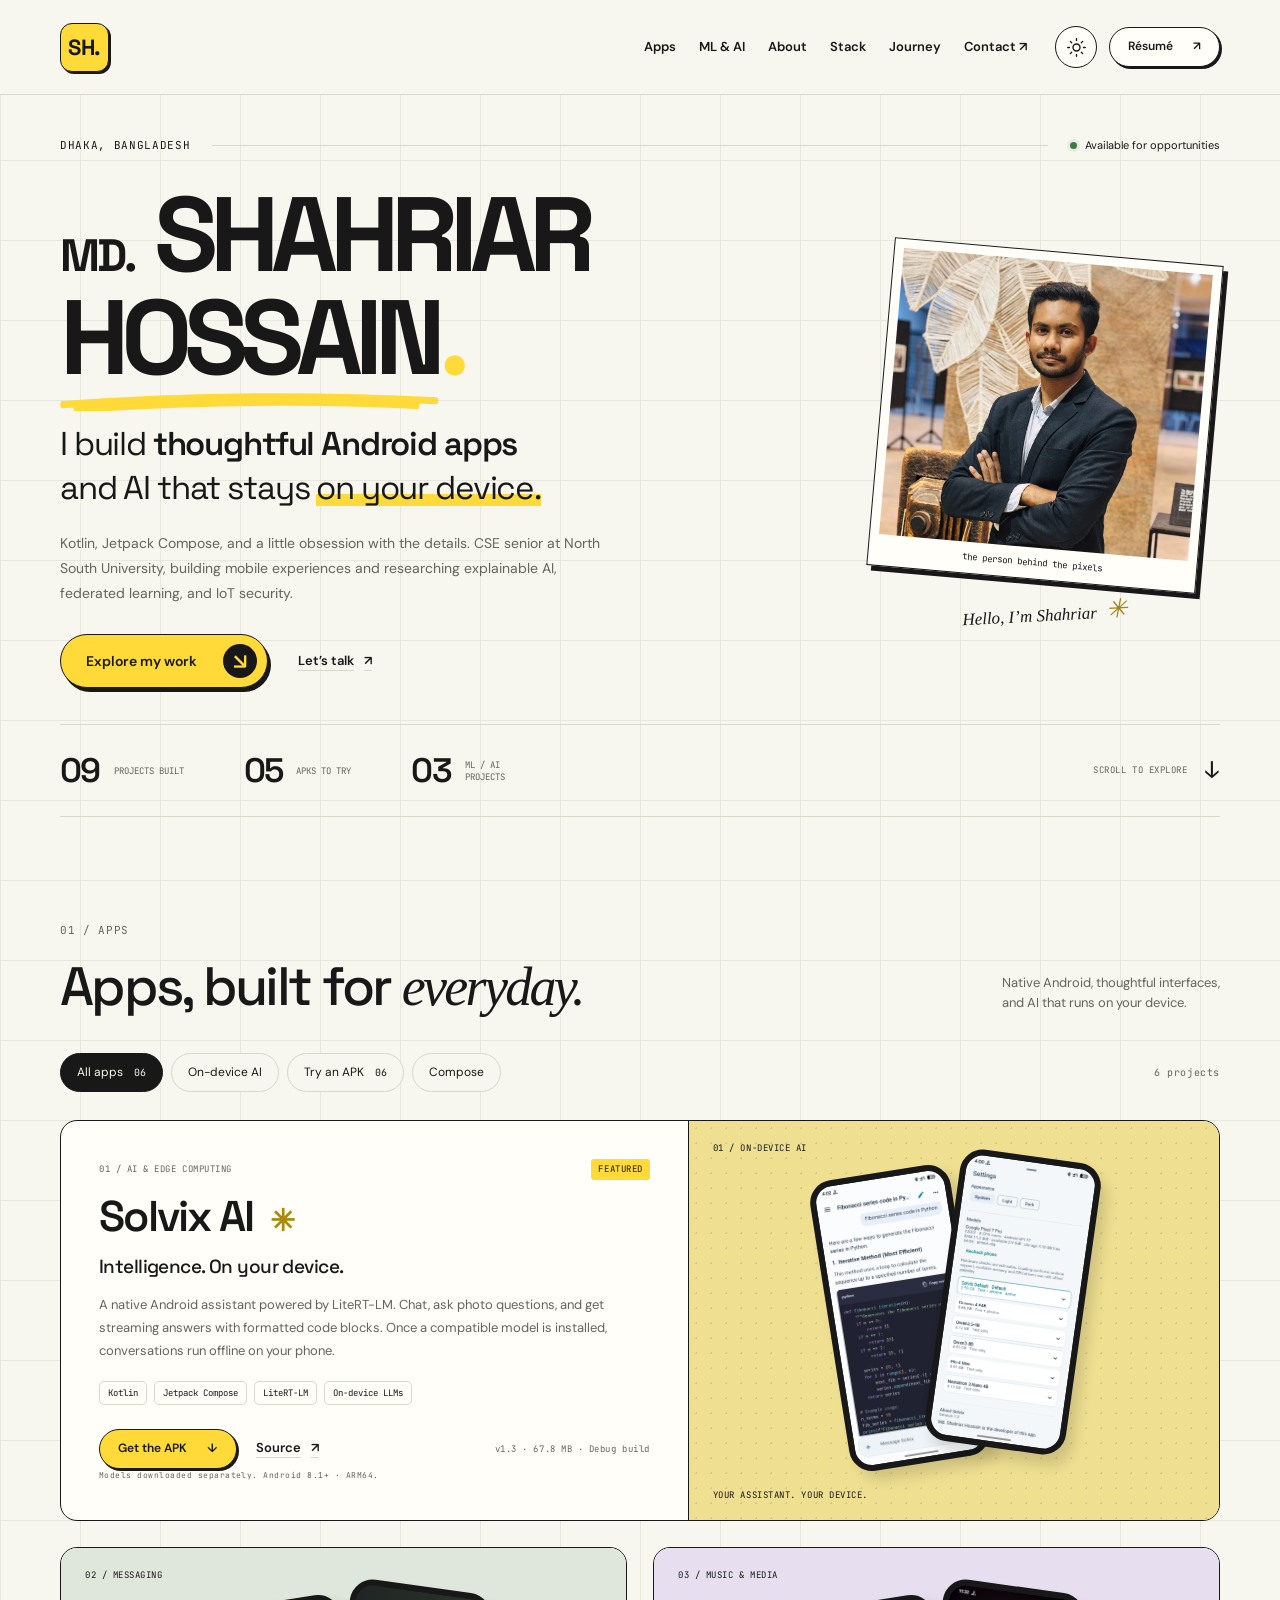
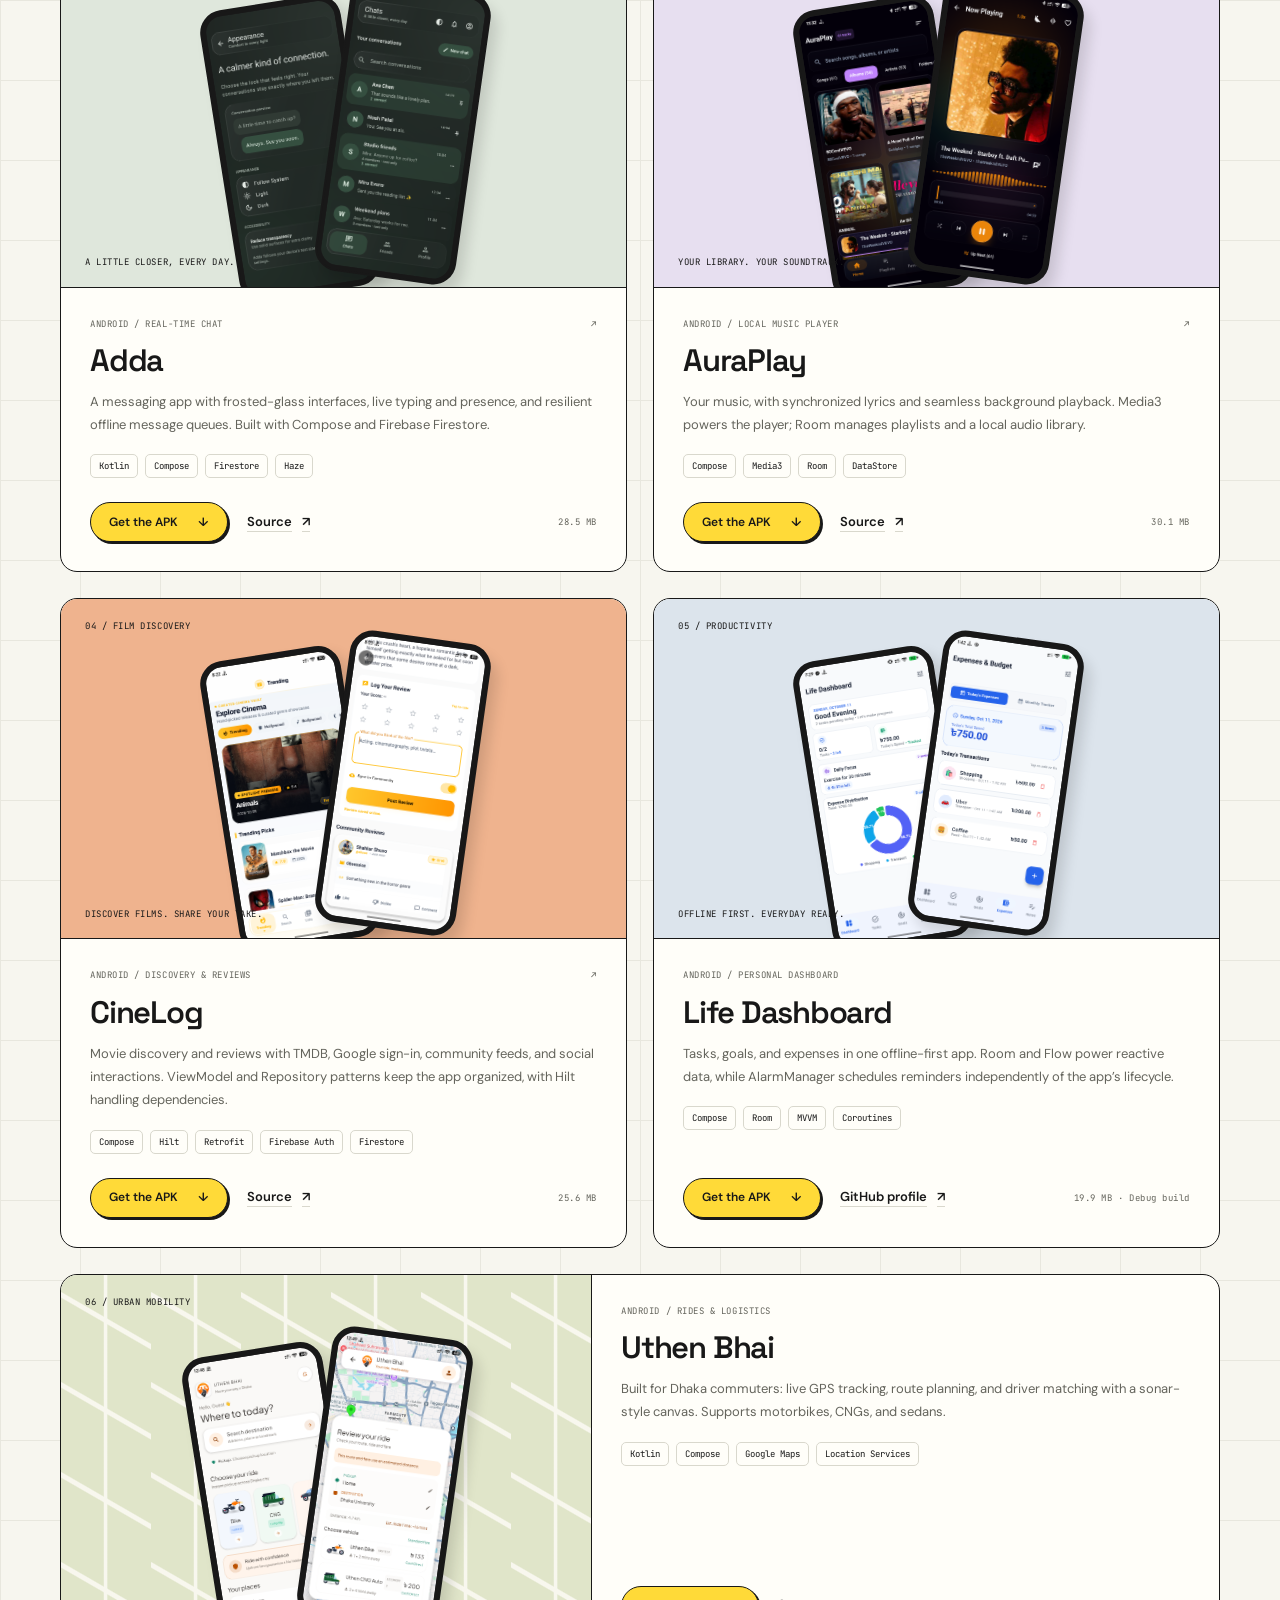
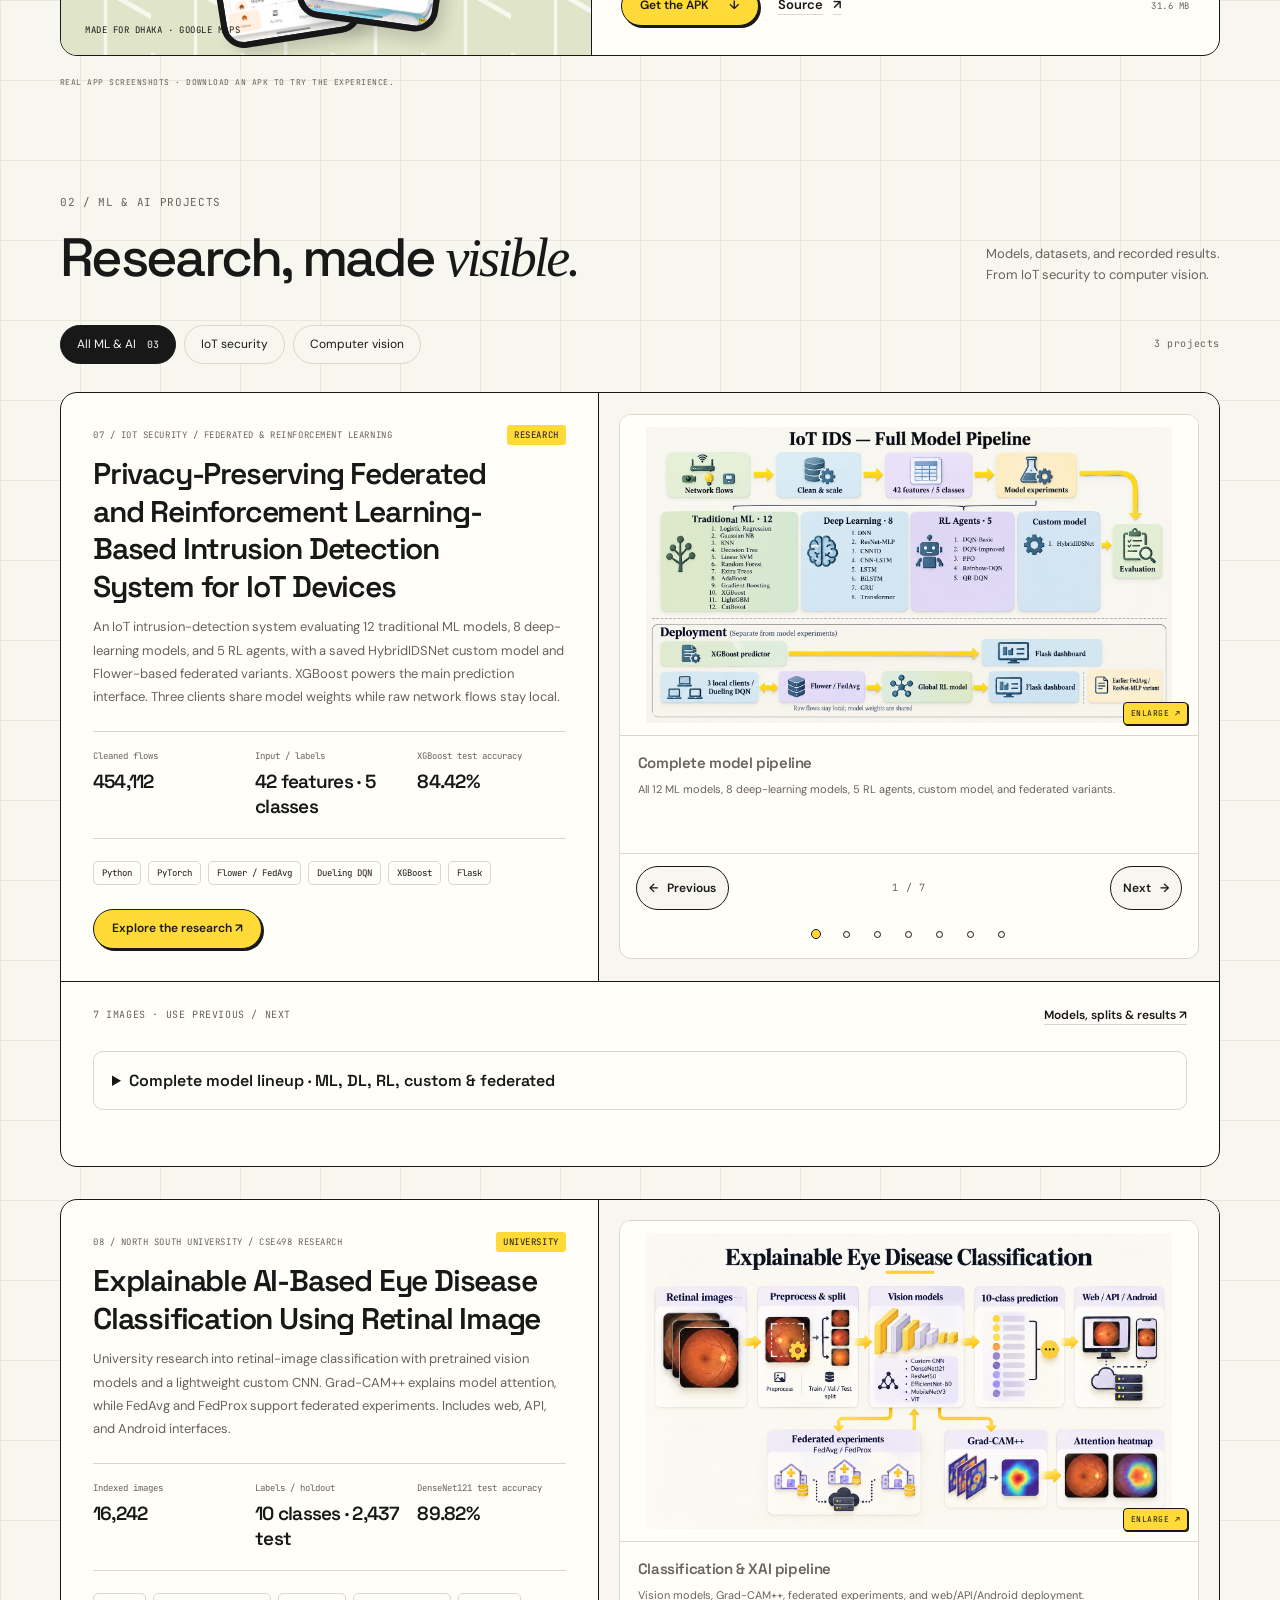
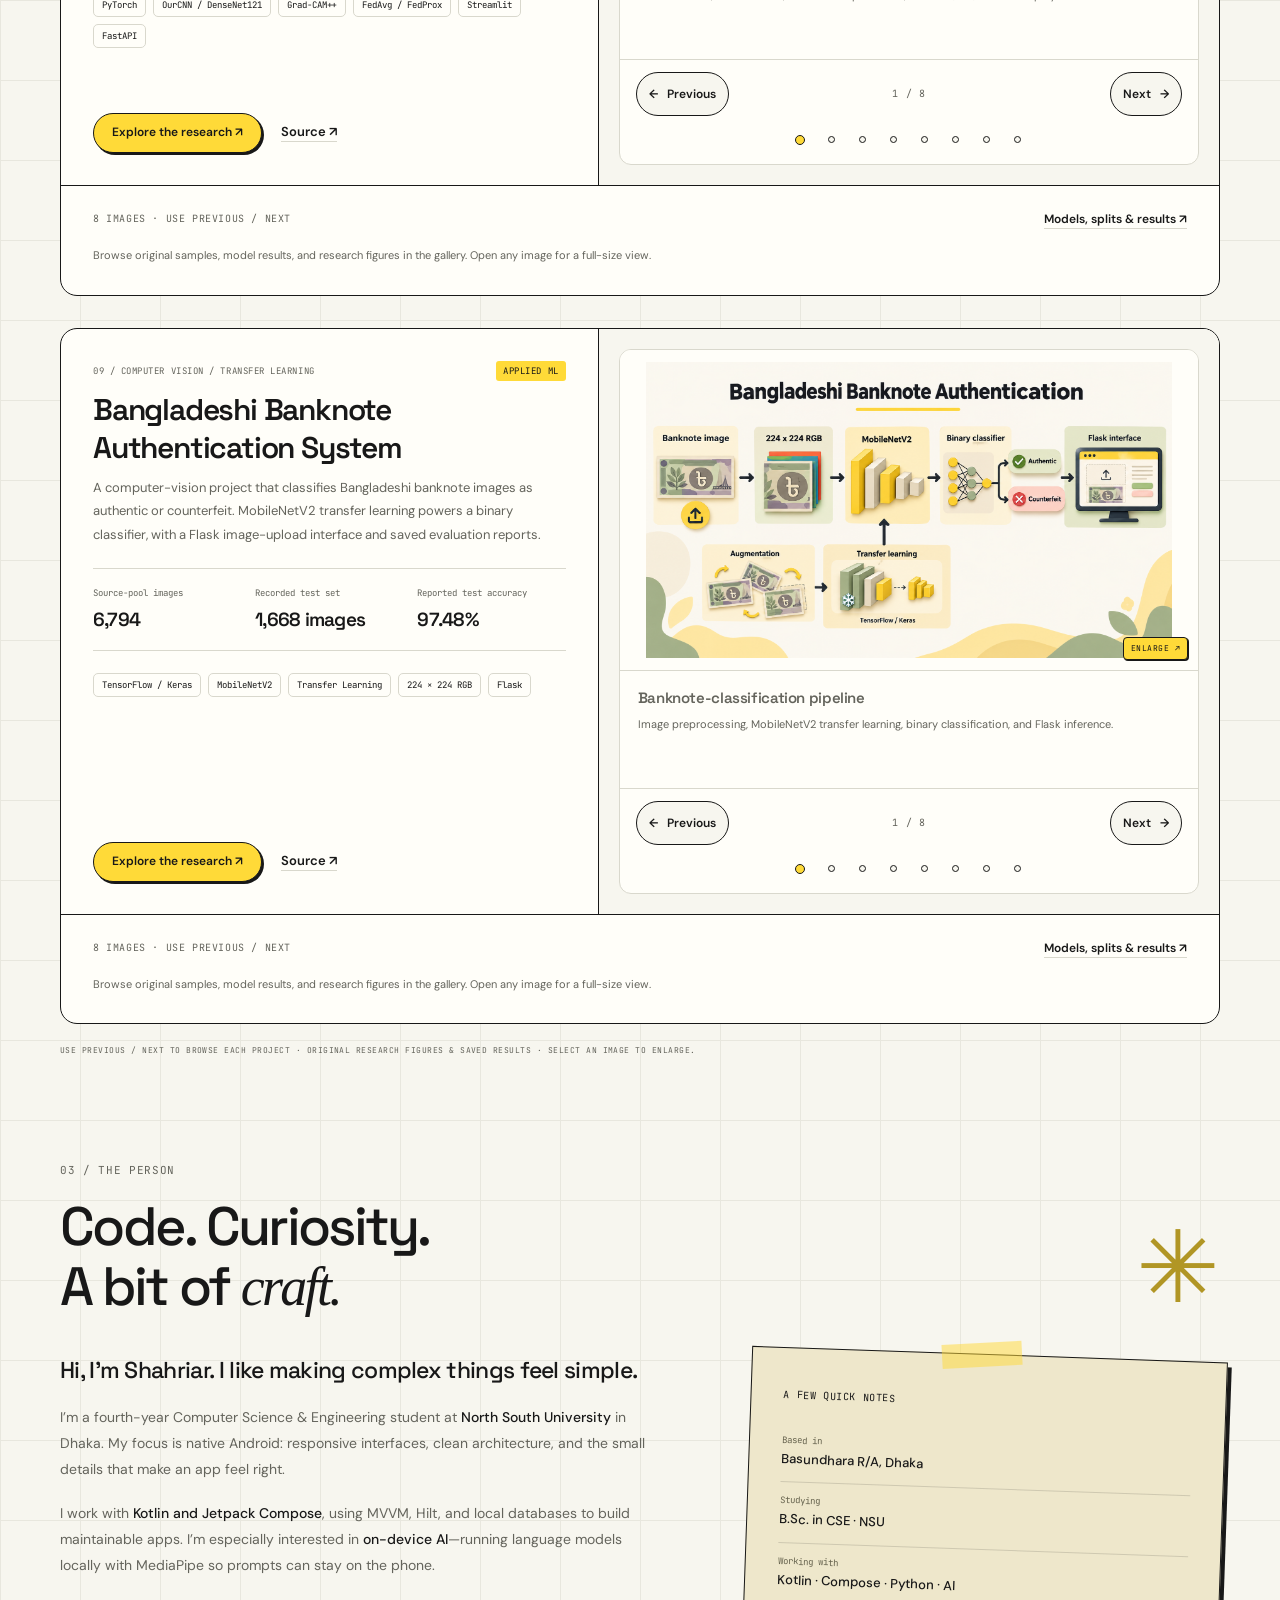
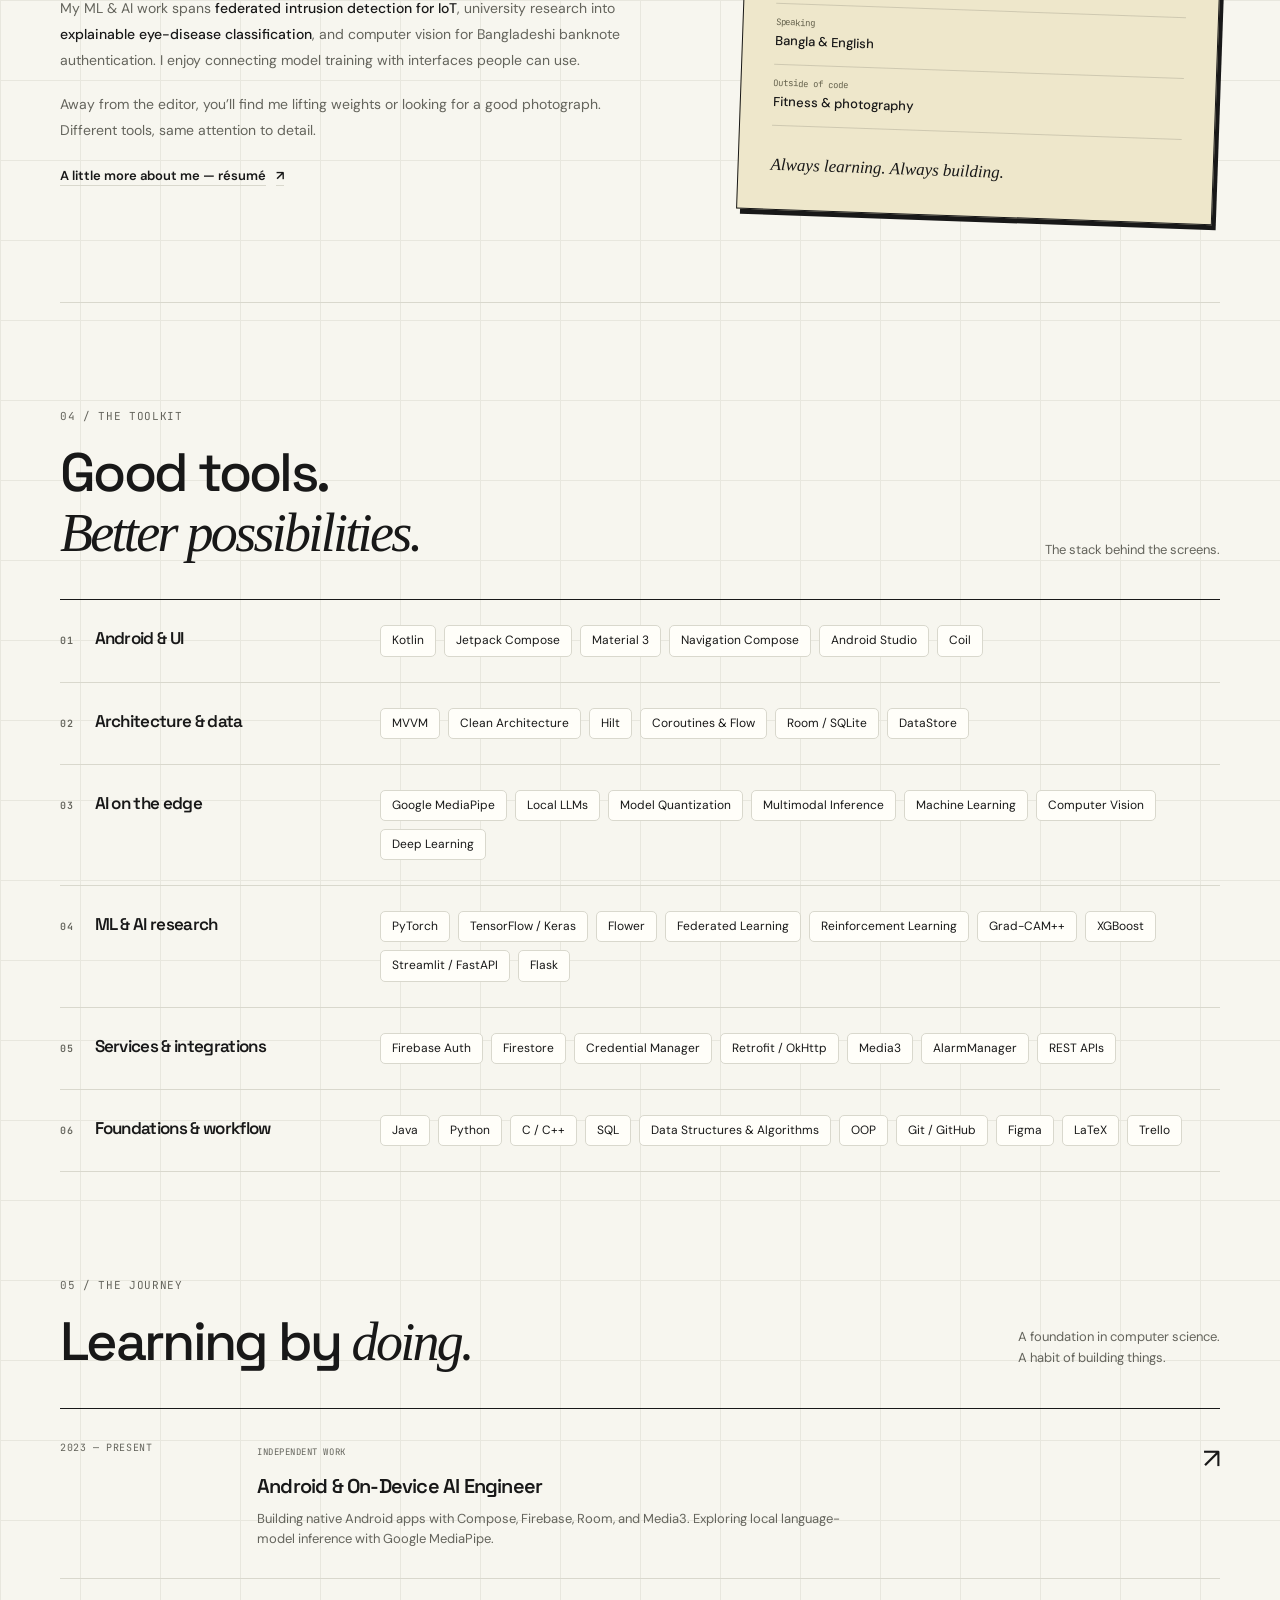
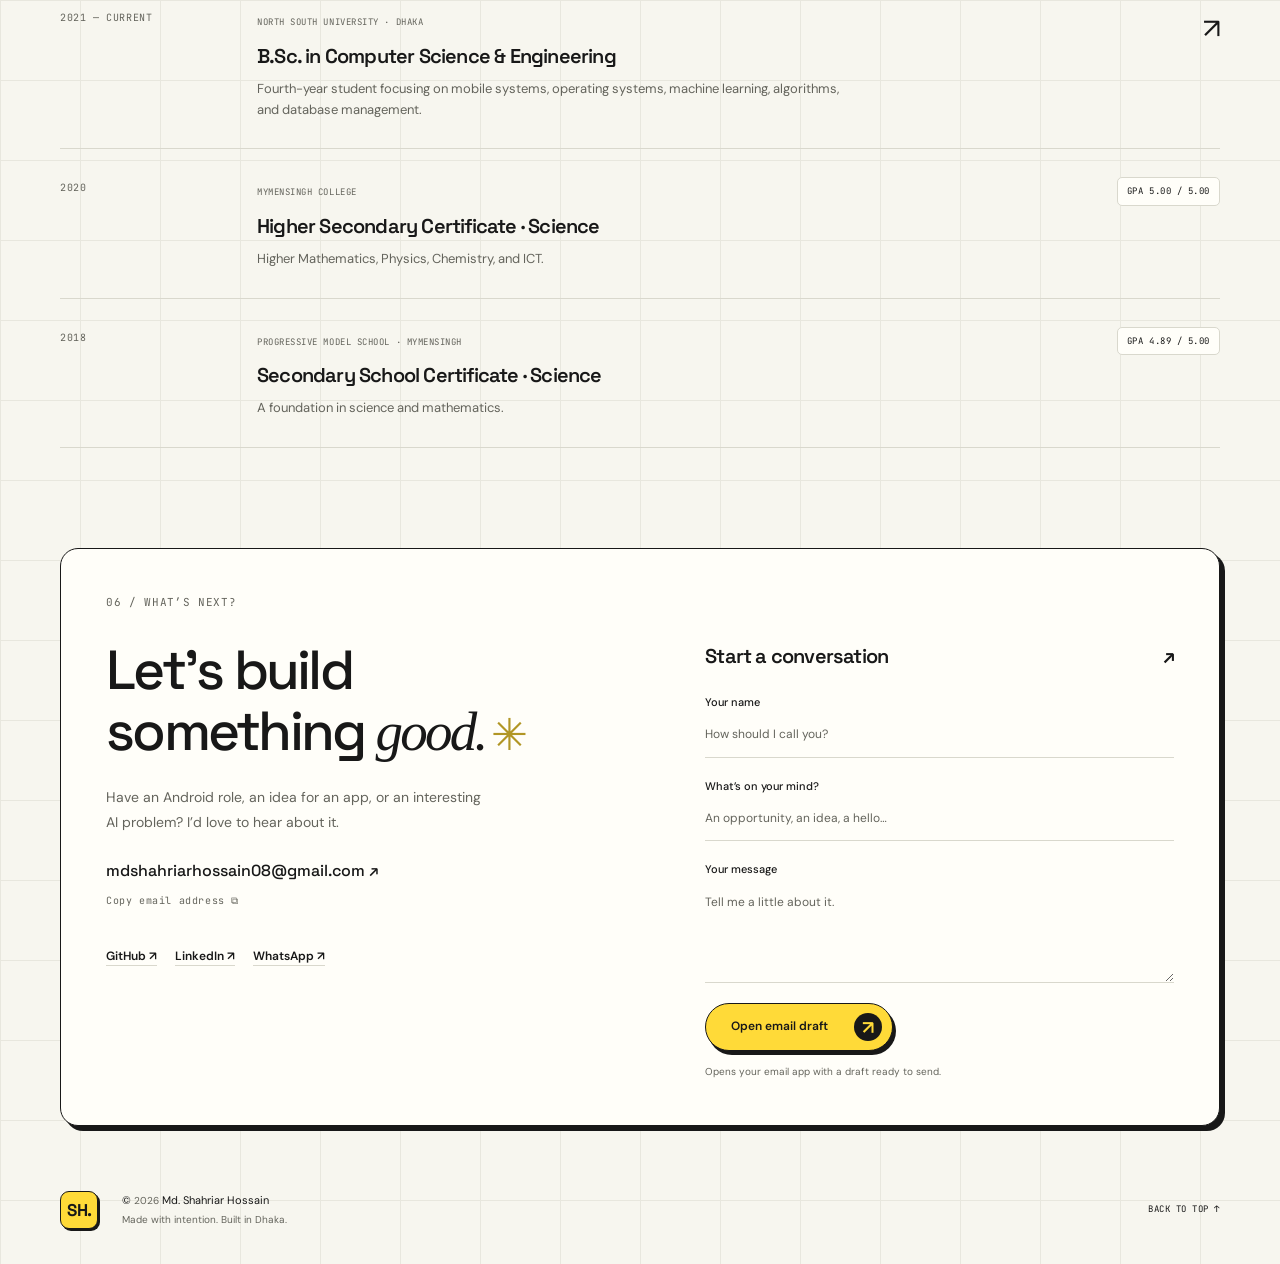
<file: index.html>
<!doctype html>
<html lang="en">
<head>
  <meta charset="UTF-8" />
  <meta name="viewport" content="width=device-width, initial-scale=1" />
  <meta name="theme-color" content="#f7f6ef" />
  <title>Md. Shahriar Hossain — Android & On-Device AI Engineer</title>
  <meta name="description" content="Shahriar Hossain builds Android apps and ML/AI systems in Dhaka. Explore on-device AI, federated IoT intrusion detection, explainable retinal-image research, and banknote authentication." />
  <meta name="author" content="Md. Shahriar Hossain" />
  <meta property="og:type" content="website" />
  <meta property="og:title" content="Md. Shahriar Hossain — Android & On-Device AI Engineer" />
  <meta property="og:description" content="Android apps and applied AI research: local language models, federated IoT security, explainable retinal-image classification, and banknote authentication." />
  <meta property="og:image" content="./profile.jpeg" />
  <link rel="icon" type="image/svg+xml" href="data:image/svg+xml,%3Csvg xmlns='http://www.w3.org/2000/svg' viewBox='0 0 64 64'%3E%3Crect x='2' y='2' width='60' height='60' rx='14' fill='%23ffda38' stroke='%23181818' stroke-width='3'/%3E%3Ctext x='32' y='42' font-family='Arial' font-size='28' font-weight='700' text-anchor='middle'%3ESH%3C/text%3E%3C/svg%3E" />
  <script>try { document.documentElement.dataset.theme = localStorage.getItem('shahriar_portfolio_theme') === 'dark' ? 'dark' : 'light'; } catch { document.documentElement.dataset.theme = 'light'; }</script>
  <link rel="preconnect" href="https://fonts.googleapis.com" />
  <link rel="preconnect" href="https://fonts.gstatic.com" crossorigin />
  <link href="https://fonts.googleapis.com/css2?family=DM+Sans:wght@400;500;600;700&family=Space+Grotesk:wght@400;500;600;700&family=JetBrains+Mono:wght@400;500&display=swap" rel="stylesheet" />
  <link rel="stylesheet" href="./styles.css?v=347d2df9d1c9" />
  <script src="./script.js?v=c2c833cb681c" defer></script>
<script src="./projects/research-gallery.js?v=d48507a5d8e0" defer></script></head>
<body>
  <a class="skip-link" href="#main">Skip to content</a>
  <header class="site-header">
    <nav class="nav shell" aria-label="Main navigation">
      <a class="brand" href="#hero" aria-label="Shahriar Hossain, home">SH<span class="brand-dot">.</span></a>
      <div class="nav-links" id="navLinks">
        <a href="#apps">Apps</a><a href="#ai-ml">ML &amp; AI</a><a href="#about">About</a><a href="#skills">Stack</a><a href="#education">Journey</a><a href="#contact">Contact <span aria-hidden="true">↗</span></a>
      </div>
      <div class="nav-actions">
        <button class="icon-button theme-toggle" id="themeToggle" type="button" aria-label="Switch to dark theme" aria-pressed="false"><svg class="sun" viewBox="0 0 24 24" aria-hidden="true"><circle cx="12" cy="12" r="4"/><path d="M12 2v2m0 16v2M2 12h2m16 0h2M5 5l1.5 1.5m11 11L19 19M5 19l1.5-1.5m11-11L19 5"/></svg><svg class="moon" viewBox="0 0 24 24" aria-hidden="true"><path d="M20.6 14a9 9 0 0 1-10.5-10.6A9 9 0 1 0 20.6 14Z"/></svg></button>
        <a class="button button-small resume-link" href="./Md_Shahriar_Hossain_Resume.pdf?v=7b33a32dcd88" target="_blank" rel="noopener noreferrer">Résumé <span aria-hidden="true">↗</span></a>
        <button class="icon-button menu-toggle" id="menuToggle" type="button" aria-expanded="false" aria-controls="navLinks" aria-label="Open navigation"><span></span><span></span></button>
      </div>
    </nav>
  </header>
  <main id="main" class="shell">
    <section class="hero" id="hero" aria-labelledby="heroTitle">
      <div class="hero-eyebrow"><span class="mono">DHAKA, BANGLADESH</span><span class="eyebrow-line"></span><span class="availability"><i aria-hidden="true"></i> Available for opportunities</span></div>
      <div class="hero-heading-wrap">
        <h1 id="heroTitle"><span class="name-prefix">MD.</span> SHAHRIAR<br/><span class="surname">HOSSAIN<svg viewBox="0 0 700 24" preserveAspectRatio="none" aria-hidden="true"><path d="M5 16Q340 -1 695 11M30 22Q360 7 660 17"/></svg></span><span class="name-period">.</span></h1>
        <span class="hero-sticker" aria-hidden="true">built with<br/><strong>curiosity.</strong><svg viewBox="0 0 60 60"><path d="M8 5c1 24 15 39 40 38m-12-9 13 9-11 11"/></svg></span>
      </div>
      <div class="hero-bottom">
        <div class="hero-intro">
          <p class="hero-lead">I build <strong>thoughtful Android apps</strong><br class="desktop-break"/> and AI that stays <span class="highlight">on your device.</span></p>
          <p class="hero-description">Kotlin, Jetpack Compose, and a little obsession with the details. CSE senior at North South University, building mobile experiences and researching explainable AI, federated learning, and IoT security.</p>
          <div class="hero-actions"><a class="button button-primary" href="#apps">Explore my work <span class="button-circle" aria-hidden="true">↘</span></a><a class="text-link" href="mailto:mdshahriarhossain08@gmail.com">Let’s talk <span aria-hidden="true">↗</span></a></div>
        </div>
        <div class="hero-portrait"><div class="portrait-frame"><img src="./profile.jpeg" width="2071" height="2071" alt="Shahriar Hossain" fetchpriority="high"/><span class="portrait-caption">the person behind the pixels</span></div><span class="portrait-note">Hello, I’m Shahriar <span aria-hidden="true">✳</span></span></div>
      </div>
      <div class="hero-footer"><div class="hero-stats"><div><strong>09</strong><span>PROJECTS BUILT</span></div><div><strong>05</strong><span>APKS TO TRY</span></div><div><strong>03</strong><span>ML / AI PROJECTS</span></div></div><a class="scroll-hint mono" href="#work">SCROLL TO EXPLORE <span aria-hidden="true">↓</span></a></div>
    </section>

    <section class="section work-section apps-section" id="apps" aria-labelledby="appsTitle"><span class="section-anchor" id="work" aria-hidden="true"></span>
      <div class="section-heading"><div><span class="section-index mono">01 / APPS</span><h2 id="appsTitle">Apps, built for <span class="serif-word">everyday.</span></h2></div><p>Native Android, thoughtful interfaces,<br/>and AI that runs on your device.</p></div>
      <div class="filter-row"><div class="project-filters" role="group" aria-label="Filter apps"><button class="filter active" data-filter="all" aria-pressed="true">All apps <span>06</span></button><button class="filter" data-filter="ai" aria-pressed="false">On-device AI</button><button class="filter" data-filter="apk" aria-pressed="false">Try an APK <span>06</span></button><button class="filter" data-filter="compose" aria-pressed="false">Compose</button></div><span id="appProjectCount" class="mono project-count" role="status" aria-live="polite">6 projects</span></div>
      <div class="project-grid"><article class="project-card featured-project" data-category="ai apk compose">
          <div class="project-copy"><div class="project-kicker mono"><span>01 / AI & EDGE COMPUTING</span><span class="tag-accent">FEATURED</span></div><h3>Solvix AI<span aria-hidden="true">✳</span></h3><p class="project-subtitle">Intelligence. On your device.</p><p class="project-description">A native Android assistant powered by LiteRT-LM. Chat, ask photo questions, and get streaming answers with formatted code blocks. Once a compatible model is installed, conversations run offline on your phone.</p><ul class="tech-tags" aria-label="Solvix AI technologies"><li>Kotlin</li><li>Jetpack Compose</li><li>LiteRT-LM</li><li>On-device LLMs</li></ul><div class="project-links"><a class="button button-small button-primary" href="https://github.com/Shahriar811/Solvix/releases/download/v1.3/Solvix-1.3-debug.apk" download="Solvix-1.3-debug.apk" title="Download Solvix 1.3 debug APK (67.8 MB)">Get the APK <span aria-hidden="true">↓</span></a><a class="text-link" href="https://github.com/Shahriar811/Solvix" target="_blank" rel="noopener noreferrer">Source <span aria-hidden="true">↗</span></a><span class="download-size mono">v1.3 · 67.8 MB · Debug build</span></div><p class="small-note mono">Models downloaded separately. Android 8.1+ · ARM64.</p></div>
          <div class="project-stage solvix-stage"><span class="stage-label mono">01 / ON-DEVICE AI</span><div class="phone-pair"><button class="screenshot-button phone phone-back" data-preview="./images/projects/solvix_chat.png" data-caption="Solvix — on-device chat and formatted code answers" aria-label="Enlarge Solvix chat screenshot"><img src="./images/projects/solvix_chat.png" width="1080" height="2340" alt="Solvix chat screen with a Python Fibonacci answer and syntax-highlighted code" loading="lazy"/></button><button class="screenshot-button phone phone-front" data-preview="./images/projects/solvix_models.png" data-caption="Solvix — model library, device checks, and appearance settings" aria-label="Enlarge Solvix model settings screenshot"><img src="./images/projects/solvix_models.png" width="1080" height="2340" alt="Solvix settings screen with appearance controls, device information, and available local AI models" loading="lazy"/></button></div><span class="stage-footnote mono">YOUR ASSISTANT. YOUR DEVICE.</span></div>
        </article><article class="project-card" data-category="apk compose">
          <div class="project-stage adda-stage"><span class="stage-label mono">02 / MESSAGING</span><div class="phone-pair"><button class="screenshot-button phone phone-back" data-preview="./images/projects/adda_appearance.png" data-caption="Adda — appearance settings" aria-label="Enlarge Adda appearance screenshot"><img src="./images/projects/adda_appearance.png" width="1080" height="2340" alt="Adda appearance settings" loading="lazy"/></button><button class="screenshot-button phone phone-front" data-preview="./images/projects/adda_chat.png" data-caption="Adda — conversations" aria-label="Enlarge Adda chat screenshot"><img src="./images/projects/adda_chat.png" width="1080" height="2340" alt="Adda conversation list" loading="lazy"/></button></div><span class="stage-footnote mono">A LITTLE CLOSER, EVERY DAY.</span></div>
          <div class="project-copy"><div class="project-kicker mono"><span>ANDROID / REAL-TIME CHAT</span><span>↗</span></div><h3>Adda</h3><p class="project-description">A messaging app with frosted-glass interfaces, live typing and presence, and resilient offline message queues. Built with Compose and Firebase Firestore.</p><ul class="tech-tags" aria-label="Adda technologies"><li>Kotlin</li><li>Compose</li><li>Firestore</li><li>Haze</li></ul><div class="project-links"><a class="button button-small button-primary" href="./apk/Adda.apk" download>Get the APK <span aria-hidden="true">↓</span></a><a class="text-link" href="https://github.com/Shahriar811/Adda" target="_blank" rel="noopener noreferrer">Source <span aria-hidden="true">↗</span></a><span class="download-size mono">28.5 MB</span></div></div>
        </article><article class="project-card" data-category="apk compose">
          <div class="project-stage aura-stage"><span class="stage-label mono">03 / MUSIC & MEDIA</span><div class="phone-pair"><button class="screenshot-button phone phone-back" data-preview="./images/projects/home_screen.png" data-caption="AuraPlay — music library" aria-label="Enlarge AuraPlay library screenshot"><img src="./images/projects/home_screen.png" width="1080" height="2340" alt="AuraPlay music library" loading="lazy"/></button><button class="screenshot-button phone phone-front" data-preview="./images/projects/now_playing.png" data-caption="AuraPlay — now playing" aria-label="Enlarge AuraPlay player screenshot"><img src="./images/projects/now_playing.png" width="1080" height="2340" alt="AuraPlay now playing screen" loading="lazy"/></button></div><span class="stage-footnote mono">YOUR LIBRARY. YOUR SOUNDTRACK.</span></div>
          <div class="project-copy"><div class="project-kicker mono"><span>ANDROID / LOCAL MUSIC PLAYER</span><span>↗</span></div><h3>AuraPlay</h3><p class="project-description">Your music, with synchronized lyrics and seamless background playback. Media3 powers the player; Room manages playlists and a local audio library.</p><ul class="tech-tags" aria-label="AuraPlay technologies"><li>Compose</li><li>Media3</li><li>Room</li><li>DataStore</li></ul><div class="project-links"><a class="button button-small button-primary" href="./apk/AuraPlay.apk" download>Get the APK <span aria-hidden="true">↓</span></a><a class="text-link" href="https://github.com/Shahriar811/AuraPlay" target="_blank" rel="noopener noreferrer">Source <span aria-hidden="true">↗</span></a><span class="download-size mono">30.1 MB</span></div></div>
        </article><article class="project-card" data-category="apk compose">
          <div class="project-stage cinelog-stage"><span class="stage-label mono">04 / FILM DISCOVERY</span><div class="phone-pair"><button class="screenshot-button phone phone-back" data-preview="./images/projects/cinelog_trending.png" data-caption="CineLog — trending films and cinema discovery" aria-label="Enlarge CineLog trending screenshot"><img src="./images/projects/cinelog_trending.png" width="1080" height="2340" alt="CineLog trending screen with featured films and curated movie picks" loading="lazy"/></button><button class="screenshot-button phone phone-front" data-preview="./images/projects/cinelog_reviews.png" data-caption="CineLog — film ratings and community reviews" aria-label="Enlarge CineLog reviews screenshot"><img src="./images/projects/cinelog_reviews.png" width="1080" height="2340" alt="CineLog review screen with star ratings, a review form, and community reviews" loading="lazy"/></button></div><span class="stage-footnote mono">DISCOVER FILMS. SHARE YOUR TAKE.</span></div>
          <div class="project-copy"><div class="project-kicker mono"><span>ANDROID / DISCOVERY & REVIEWS</span><span>↗</span></div><h3>CineLog</h3><p class="project-description">Movie discovery and reviews with TMDB, Google sign-in, community feeds, and social interactions. ViewModel and Repository patterns keep the app organized, with Hilt handling dependencies.</p><ul class="tech-tags" aria-label="CineLog technologies"><li>Compose</li><li>Hilt</li><li>Retrofit</li><li>Firebase Auth</li><li>Firestore</li></ul><div class="project-links"><a class="button button-small button-primary" href="./apk/CineLog.apk" download>Get the APK <span aria-hidden="true">↓</span></a><a class="text-link" href="https://github.com/Shahriar811/CineLog" target="_blank" rel="noopener noreferrer">Source <span aria-hidden="true">↗</span></a><span class="download-size mono">25.6 MB</span></div></div>
        </article><article class="project-card" data-category="apk compose">
          <div class="project-stage life-stage"><span class="stage-label mono">05 / PRODUCTIVITY</span><div class="phone-pair"><button class="screenshot-button phone phone-back" data-preview="./images/projects/life_dashboard_home.png?v=0efa6e105475" data-caption="Life Dashboard — tasks, daily focus, and expense distribution" aria-label="Enlarge Life Dashboard home screenshot"><img src="./images/projects/life_dashboard_home.png?v=0efa6e105475" width="1080" height="2340" alt="Life Dashboard home screen with tasks, daily spending, daily focus, and an expense distribution chart" loading="lazy"/></button><button class="screenshot-button phone phone-front" data-preview="./images/projects/life_dashboard_expenses.png" data-caption="Life Dashboard — expenses and budget" aria-label="Enlarge Life Dashboard expenses screenshot"><img src="./images/projects/life_dashboard_expenses.png" width="1080" height="2340" alt="Life Dashboard expenses screen with daily totals and categorized transactions" loading="lazy"/></button></div><span class="stage-footnote mono">OFFLINE FIRST. EVERYDAY READY.</span></div>
          <div class="project-copy"><div class="project-kicker mono">ANDROID / PERSONAL DASHBOARD</div><h3>Life Dashboard</h3><p class="project-description">Tasks, goals, and expenses in one offline-first app. Room and Flow power reactive data, while AlarmManager schedules reminders independently of the app’s lifecycle.</p><ul class="tech-tags" aria-label="Life Dashboard technologies"><li>Compose</li><li>Room</li><li>MVVM</li><li>Coroutines</li></ul><div class="project-links"><a class="button button-small button-primary" href="./apk/LifeDashboard-debug.apk" download="LifeDashboard-debug.apk" title="Download Life Dashboard debug APK (19.9 MB)">Get the APK <span aria-hidden="true">↓</span></a><a class="text-link" href="https://github.com/Shahriar811" target="_blank" rel="noopener noreferrer">GitHub profile <span aria-hidden="true">↗</span></a><span class="download-size mono">19.9 MB · Debug build</span></div></div>
        </article><article class="project-card mobility-project" data-category="apk compose">
          <div class="project-stage mobility-stage"><span class="stage-label mono">06 / URBAN MOBILITY</span><div class="phone-pair"><button class="screenshot-button phone phone-back" data-preview="./images/projects/uthen_bhai_home.png" data-caption="Uthen Bhai — home and ride selection" aria-label="Enlarge Uthen Bhai home screenshot"><img src="./images/projects/uthen_bhai_home.png" width="1080" height="2340" alt="Uthen Bhai home screen with Bike, CNG, and Car ride options" loading="lazy"/></button><button class="screenshot-button phone phone-front" data-preview="./images/projects/uthen_bhai_ride.png" data-caption="Uthen Bhai — route and fare review" aria-label="Enlarge Uthen Bhai ride screenshot"><img src="./images/projects/uthen_bhai_ride.png" width="1080" height="2340" alt="Uthen Bhai ride review with Google Maps, route details, and estimated fares" loading="lazy"/></button></div><span class="stage-footnote mono">MADE FOR DHAKA · GOOGLE MAPS</span></div>
          <div class="project-copy"><div class="project-kicker mono">ANDROID / RIDES & LOGISTICS</div><h3>Uthen Bhai</h3><p class="project-description">Built for Dhaka commuters: live GPS tracking, route planning, and driver matching with a sonar-style canvas. Supports motorbikes, CNGs, and sedans.</p><ul class="tech-tags" aria-label="Uthen Bhai technologies"><li>Kotlin</li><li>Compose</li><li>Google Maps</li><li>Location Services</li></ul><div class="project-links"><a class="button button-small button-primary" href="./apk/UthenBhai.apk" download>Get the APK <span aria-hidden="true">↓</span></a><a class="text-link" href="https://github.com/Shahriar811/UthenBhai" target="_blank" rel="noopener noreferrer">Source <span aria-hidden="true">↗</span></a><span class="download-size mono">31.6 MB</span></div></div>
        </article></div><p class="work-note mono">REAL APP SCREENSHOTS · DOWNLOAD AN APK TO TRY THE EXPERIENCE.</p>
    </section>
    <section class="section work-section ml-section" id="ai-ml" aria-labelledby="mlTitle">
      <div class="section-heading"><div><span class="section-index mono">02 / ML &amp; AI PROJECTS</span><h2 id="mlTitle">Research, made <span class="serif-word">visible.</span></h2></div><p>Models, datasets, and recorded results.<br/>From IoT security to computer vision.</p></div>
      <div class="filter-row"><div class="project-filters" role="group" aria-label="Filter ML and AI projects"><button class="filter active" data-filter="all" aria-pressed="true">All ML &amp; AI <span>03</span></button><button class="filter" data-filter="security" aria-pressed="false">IoT security</button><button class="filter" data-filter="vision" aria-pressed="false">Computer vision</button></div><span id="mlProjectCount" class="mono project-count" role="status" aria-live="polite">3 projects</span></div>
      <div class="project-grid research-grid"><article class="project-card research-project research-showcase" data-category="ml security" id="iot-ids">
      <div class="project-copy"><div class="project-kicker mono"><span>07 / IOT SECURITY / FEDERATED &amp; REINFORCEMENT LEARNING</span><span class="tag-accent">RESEARCH</span></div><h3>Privacy-Preserving Federated and Reinforcement Learning-Based Intrusion Detection System for IoT Devices</h3><p class="project-description">An IoT intrusion-detection system evaluating 12 traditional ML models, 8 deep-learning models, and 5 RL agents, with a saved HybridIDSNet custom model and Flower-based federated variants. XGBoost powers the main prediction interface. Three clients share model weights while raw network flows stay local.</p><dl class="research-metrics"><div><dt>Cleaned flows</dt><dd>454,112</dd></div><div><dt>Input / labels</dt><dd>42 features · 5 classes</dd></div><div><dt>XGBoost test accuracy</dt><dd>84.42%</dd></div></dl><ul class="tech-tags"><li>Python</li><li>PyTorch</li><li>Flower / FedAvg</li><li>Dueling DQN</li><li>XGBoost</li><li>Flask</li></ul><div class="project-links"><a class="button button-small button-primary" href="./projects/iot-intrusion-detection.html">Explore the research ↗</a></div></div>
      <div class="research-pipeline-stage"><div class="project-carousel" data-carousel role="region" aria-roledescription="carousel" aria-label="IoT IDS image gallery"><figure class="carousel-slide" data-carousel-slide role="group" aria-roledescription="slide" aria-label="1 of 7: Complete model pipeline" aria-hidden="false"><button class="carousel-image" type="button" data-gallery-preview data-preview="./images/projects/research/iot-full-model-pipeline-v2.png" data-preview-kind="chart" data-caption="Complete model pipeline — All 12 ML models, 8 deep-learning models, 5 RL agents, custom model, and federated variants." aria-label="Enlarge Complete model pipeline"><img src="./images/projects/research/iot-full-model-pipeline-v2.png" width="1672" height="941" alt="Complete model pipeline — All 12 ML models, 8 deep-learning models, 5 RL agents, custom model, and federated variants." loading="lazy"/><span class="figure-enlarge mono" aria-hidden="true">ENLARGE ↗</span></button><figcaption class="carousel-caption"><h4>Complete model pipeline</h4><p>All 12 ML models, 8 deep-learning models, 5 RL agents, custom model, and federated variants.</p></figcaption></figure><figure class="carousel-slide" data-carousel-slide role="group" aria-roledescription="slide" aria-label="2 of 7: Complete model comparison" aria-hidden="true" hidden><button class="carousel-image" type="button" data-gallery-preview data-preview="./images/projects/research/iot-all-model-performance-v2.png" data-preview-kind="tall" data-caption="Complete model comparison — 27 recorded scores. HybridIDSNet is listed without a stored score. Enlarge or open full size to read every row." aria-label="Enlarge Complete model comparison"><img src="./images/projects/research/iot-all-model-performance-v2.png" width="1846" height="2685" alt="Complete model comparison — 27 recorded scores. HybridIDSNet is listed without a stored score. Enlarge or open full size to read every row." loading="lazy"/><span class="figure-enlarge mono" aria-hidden="true">ENLARGE ↗</span></button><figcaption class="carousel-caption"><h4>Complete model comparison</h4><p>27 recorded scores. HybridIDSNet is listed without a stored score. Enlarge or open full size to read every row.</p></figcaption></figure><figure class="carousel-slide" data-carousel-slide role="group" aria-roledescription="slide" aria-label="3 of 7: Dataset size &amp; preprocessing" aria-hidden="true" hidden><button class="carousel-image" type="button" data-gallery-preview data-preview="./images/projects/research/iot-dataset-size.png" data-preview-kind="chart" data-caption="Dataset size &amp; preprocessing — 457,044 raw flows → 454,112 cleaned flows. Recorded training and test counts are shown." aria-label="Enlarge Dataset size &amp; preprocessing"><img src="./images/projects/research/iot-dataset-size.png" width="1457" height="859" alt="Dataset size &amp; preprocessing — 457,044 raw flows → 454,112 cleaned flows. Recorded training and test counts are shown." loading="lazy"/><span class="figure-enlarge mono" aria-hidden="true">ENLARGE ↗</span></button><figcaption class="carousel-caption"><h4>Dataset size &amp; preprocessing</h4><p>457,044 raw flows → 454,112 cleaned flows. Recorded training and test counts are shown.</p></figcaption></figure><figure class="carousel-slide" data-carousel-slide role="group" aria-roledescription="slide" aria-label="4 of 7: All five RL agents" aria-hidden="true" hidden><button class="carousel-image" type="button" data-gallery-preview data-preview="./images/projects/research/iot-rl-performance.png" data-preview-kind="chart" data-caption="All five RL agents — Accuracy and weighted F1 for DQN-Basic, DQN-Improved, PPO, Rainbow-DQN, and QR-DQN." aria-label="Enlarge All five RL agents"><img src="./images/projects/research/iot-rl-performance.png" width="1457" height="859" alt="All five RL agents — Accuracy and weighted F1 for DQN-Basic, DQN-Improved, PPO, Rainbow-DQN, and QR-DQN." loading="lazy"/><span class="figure-enlarge mono" aria-hidden="true">ENLARGE ↗</span></button><figcaption class="carousel-caption"><h4>All five RL agents</h4><p>Accuracy and weighted F1 for DQN-Basic, DQN-Improved, PPO, Rainbow-DQN, and QR-DQN.</p></figcaption></figure><figure class="carousel-slide" data-carousel-slide role="group" aria-roledescription="slide" aria-label="5 of 7: Federated checkpoint comparison" aria-hidden="true" hidden><button class="carousel-image" type="button" data-gallery-preview data-preview="./images/projects/research/iot-federated-checkpoints-v2.png" data-preview-kind="chart" data-caption="Federated checkpoint comparison — Stored accuracy for the ResNet-MLP and RL-Dueling variants at round 5." aria-label="Enlarge Federated checkpoint comparison"><img src="./images/projects/research/iot-federated-checkpoints-v2.png" width="1452" height="851" alt="Federated checkpoint comparison — Stored accuracy for the ResNet-MLP and RL-Dueling variants at round 5." loading="lazy"/><span class="figure-enlarge mono" aria-hidden="true">ENLARGE ↗</span></button><figcaption class="carousel-caption"><h4>Federated checkpoint comparison</h4><p>Stored accuracy for the ResNet-MLP and RL-Dueling variants at round 5.</p></figcaption></figure><figure class="carousel-slide" data-carousel-slide role="group" aria-roledescription="slide" aria-label="6 of 7: Test-set class distribution" aria-hidden="true" hidden><button class="carousel-image" type="button" data-gallery-preview data-preview="./images/projects/research/iot-test-class-distribution.png" data-preview-kind="chart" data-caption="Test-set class distribution — 90,823 holdout flows across Benign, Bot, DDoS, Dos, and Prob." aria-label="Enlarge Test-set class distribution"><img src="./images/projects/research/iot-test-class-distribution.png" width="1457" height="859" alt="Test-set class distribution — 90,823 holdout flows across Benign, Bot, DDoS, Dos, and Prob." loading="lazy"/><span class="figure-enlarge mono" aria-hidden="true">ENLARGE ↗</span></button><figcaption class="carousel-caption"><h4>Test-set class distribution</h4><p>90,823 holdout flows across Benign, Bot, DDoS, Dos, and Prob.</p></figcaption></figure><figure class="carousel-slide" data-carousel-slide role="group" aria-roledescription="slide" aria-label="7 of 7: XGBoost feature attribution" aria-hidden="true" hidden><button class="carousel-image" type="button" data-gallery-preview data-preview="./images/projects/research/iot-shap-feature-importance.png" data-preview-kind="chart" data-caption="XGBoost feature attribution — Original SHAP report figure showing which inputs influence predictions." aria-label="Enlarge XGBoost feature attribution"><img src="./images/projects/research/iot-shap-feature-importance.png" width="1915" height="1195" alt="XGBoost feature attribution — Original SHAP report figure showing which inputs influence predictions." loading="lazy"/><span class="figure-enlarge mono" aria-hidden="true">ENLARGE ↗</span></button><figcaption class="carousel-caption"><h4>XGBoost feature attribution</h4><p>Original SHAP report figure showing which inputs influence predictions.</p></figcaption></figure><div class="carousel-controls"><button class="carousel-control" type="button" data-carousel-prev aria-label="Previous image in IoT IDS gallery"><span aria-hidden="true">←</span> Previous</button><span class="carousel-count mono" data-carousel-count role="status" aria-live="polite">1 / 7</span><button class="carousel-control" type="button" data-carousel-next aria-label="Next image in IoT IDS gallery">Next <span aria-hidden="true">→</span></button></div><div class="carousel-dots" role="group" aria-label="Choose an image"><button class="carousel-dot" type="button" data-carousel-dot aria-label="Show image 1: Complete model pipeline" aria-current="true"></button><button class="carousel-dot" type="button" data-carousel-dot aria-label="Show image 2: Complete model comparison"></button><button class="carousel-dot" type="button" data-carousel-dot aria-label="Show image 3: Dataset size &amp; preprocessing"></button><button class="carousel-dot" type="button" data-carousel-dot aria-label="Show image 4: All five RL agents"></button><button class="carousel-dot" type="button" data-carousel-dot aria-label="Show image 5: Federated checkpoint comparison"></button><button class="carousel-dot" type="button" data-carousel-dot aria-label="Show image 6: Test-set class distribution"></button><button class="carousel-dot" type="button" data-carousel-dot aria-label="Show image 7: XGBoost feature attribution"></button></div></div></div><div class="research-card-evidence"><div class="evidence-heading"><span class="mono">7 IMAGES · USE PREVIOUS / NEXT</span><a class="text-link" href="./projects/iot-intrusion-detection.html#results">Models, splits &amp; results ↗</a></div><details class="research-disclosure"><summary>Complete model lineup · ML, DL, RL, custom &amp; federated</summary><div class="model-lineup"><div class="model-lineup-group"><h4>Traditional ML · 12</h4><ul><li>XGBoost</li><li>LightGBM</li><li>Random Forest</li><li>Decision Tree</li><li>KNN</li><li>CatBoost</li><li>Extra Trees</li><li>Gradient Boosting</li><li>Logistic Regression</li><li>Linear SVM</li><li>AdaBoost</li><li>Gaussian NB</li></ul></div><div class="model-lineup-group"><h4>Deep learning · 8</h4><ul><li>ResNet-MLP</li><li>Transformer</li><li>CNN1D</li><li>DNN</li><li>CNN-LSTM</li><li>LSTM</li><li>BiLSTM</li><li>GRU</li></ul></div><div class="model-lineup-group"><h4>RL agents · 5</h4><ul><li>DQN-Basic</li><li>DQN-Improved</li><li>PPO</li><li>Rainbow-DQN</li><li>QR-DQN</li></ul></div><div class="model-lineup-group"><h4>Custom &amp; federated</h4><ul><li>HybridIDSNet</li><li>FedAvg / ResNet-MLP</li><li>FedAvg / RL-Dueling</li></ul></div></div></details></div></article><article class="project-card research-project research-showcase" data-category="ml vision" id="retinal-research">
      <div class="project-copy"><div class="project-kicker mono"><span>08 / NORTH SOUTH UNIVERSITY / CSE498 RESEARCH</span><span class="tag-accent">UNIVERSITY</span></div><h3>Explainable AI-Based Eye Disease Classification Using Retinal Image</h3><p class="project-description">University research into retinal-image classification with pretrained vision models and a lightweight custom CNN. Grad-CAM++ explains model attention, while FedAvg and FedProx support federated experiments. Includes web, API, and Android interfaces.</p><dl class="research-metrics"><div><dt>Indexed images</dt><dd>16,242</dd></div><div><dt>Labels / holdout</dt><dd>10 classes · 2,437 test</dd></div><div><dt>DenseNet121 test accuracy</dt><dd>89.82%</dd></div></dl><ul class="tech-tags"><li>PyTorch</li><li>OurCNN / DenseNet121</li><li>Grad-CAM++</li><li>FedAvg / FedProx</li><li>Streamlit</li><li>FastAPI</li></ul><div class="project-links"><a class="button button-small button-primary" href="./projects/retinal-eye-disease.html">Explore the research ↗</a><a class="text-link" href="https://github.com/Shahriar811/Explainable-AI-Based-Eye-Disease-Classification-Using-Retinal-Image" target="_blank" rel="noopener noreferrer">Source ↗</a></div></div>
      <div class="research-pipeline-stage"><div class="project-carousel" data-carousel role="region" aria-roledescription="carousel" aria-label="Retinal eye-disease research image gallery"><figure class="carousel-slide" data-carousel-slide role="group" aria-roledescription="slide" aria-label="1 of 8: Classification &amp; XAI pipeline" aria-hidden="false"><button class="carousel-image" type="button" data-gallery-preview data-preview="./images/projects/research/retinal-generated-pipeline.png" data-preview-kind="chart" data-caption="Classification &amp; XAI pipeline — Vision models, Grad-CAM++, federated experiments, and web/API/Android deployment." aria-label="Enlarge Classification &amp; XAI pipeline"><img src="./images/projects/research/retinal-generated-pipeline.png" width="1672" height="941" alt="Classification &amp; XAI pipeline — Vision models, Grad-CAM++, federated experiments, and web/API/Android deployment." loading="lazy"/><span class="figure-enlarge mono" aria-hidden="true">ENLARGE ↗</span></button><figcaption class="carousel-caption"><h4>Classification &amp; XAI pipeline</h4><p>Vision models, Grad-CAM++, federated experiments, and web/API/Android deployment.</p></figcaption></figure><figure class="carousel-slide" data-carousel-slide role="group" aria-roledescription="slide" aria-label="2 of 8: Vision-model comparison" aria-hidden="true" hidden><button class="carousel-image" type="button" data-gallery-preview data-preview="./images/projects/research/retinal-model-performance.png" data-preview-kind="chart" data-caption="Vision-model comparison — Five backbone models and the separate OurCNN experiment; recorded accuracy and weighted F1." aria-label="Enlarge Vision-model comparison"><img src="./images/projects/research/retinal-model-performance.png" width="1457" height="859" alt="Vision-model comparison — Five backbone models and the separate OurCNN experiment; recorded accuracy and weighted F1." loading="lazy"/><span class="figure-enlarge mono" aria-hidden="true">ENLARGE ↗</span></button><figcaption class="carousel-caption"><h4>Vision-model comparison</h4><p>Five backbone models and the separate OurCNN experiment; recorded accuracy and weighted F1.</p></figcaption></figure><figure class="carousel-slide" data-carousel-slide role="group" aria-roledescription="slide" aria-label="3 of 8: Original dataset samples" aria-hidden="true" hidden><button class="carousel-image" type="button" data-gallery-preview data-preview="./images/projects/research/retinal-dataset-samples.png" data-preview-kind="chart" data-caption="Original dataset samples — One example from each of the ten image classes, with recorded class counts." aria-label="Enlarge Original dataset samples"><img src="./images/projects/research/retinal-dataset-samples.png" width="1766" height="651" alt="Original dataset samples — One example from each of the ten image classes, with recorded class counts." loading="lazy"/><span class="figure-enlarge mono" aria-hidden="true">ENLARGE ↗</span></button><figcaption class="carousel-caption"><h4>Original dataset samples</h4><p>One example from each of the ten image classes, with recorded class counts.</p></figcaption></figure><figure class="carousel-slide" data-carousel-slide role="group" aria-roledescription="slide" aria-label="4 of 8: Grad-CAM++ explanation example" aria-hidden="true" hidden><button class="carousel-image" type="button" data-gallery-preview data-preview="./images/projects/research/retinal-gradcam-example.png" data-preview-kind="chart" data-caption="Grad-CAM++ explanation example — Original image beside the model-attention heatmap from a saved research prediction." aria-label="Enlarge Grad-CAM++ explanation example"><img src="./images/projects/research/retinal-gradcam-example.png" width="839" height="390" alt="Grad-CAM++ explanation example — Original image beside the model-attention heatmap from a saved research prediction." loading="lazy"/><span class="figure-enlarge mono" aria-hidden="true">ENLARGE ↗</span></button><figcaption class="carousel-caption"><h4>Grad-CAM++ explanation example</h4><p>Original image beside the model-attention heatmap from a saved research prediction.</p></figcaption></figure><figure class="carousel-slide" data-carousel-slide role="group" aria-roledescription="slide" aria-label="5 of 8: DenseNet121 confusion matrix" aria-hidden="true" hidden><button class="carousel-image" type="button" data-gallery-preview data-preview="./images/projects/research/retinal-densenet-confusion-matrix.png" data-preview-kind="chart" data-caption="DenseNet121 confusion matrix — Saved test-set confusion matrix across all ten classes." aria-label="Enlarge DenseNet121 confusion matrix"><img src="./images/projects/research/retinal-densenet-confusion-matrix.png" width="779" height="590" alt="DenseNet121 confusion matrix — Saved test-set confusion matrix across all ten classes." loading="lazy"/><span class="figure-enlarge mono" aria-hidden="true">ENLARGE ↗</span></button><figcaption class="carousel-caption"><h4>DenseNet121 confusion matrix</h4><p>Saved test-set confusion matrix across all ten classes.</p></figcaption></figure><figure class="carousel-slide" data-carousel-slide role="group" aria-roledescription="slide" aria-label="6 of 8: Image-class distribution" aria-hidden="true" hidden><button class="carousel-image" type="button" data-gallery-preview data-preview="./images/projects/research/retinal-dataset-distribution.png" data-preview-kind="chart" data-caption="Image-class distribution — 16,242 indexed augmented images across ten classes." aria-label="Enlarge Image-class distribution"><img src="./images/projects/research/retinal-dataset-distribution.png" width="1618" height="1016" alt="Image-class distribution — 16,242 indexed augmented images across ten classes." loading="lazy"/><span class="figure-enlarge mono" aria-hidden="true">ENLARGE ↗</span></button><figcaption class="carousel-caption"><h4>Image-class distribution</h4><p>16,242 indexed augmented images across ten classes.</p></figcaption></figure><figure class="carousel-slide" data-carousel-slide role="group" aria-roledescription="slide" aria-label="7 of 8: Federated validation rounds" aria-hidden="true" hidden><button class="carousel-image" type="button" data-gallery-preview data-preview="./images/projects/research/retinal-federated-rounds.png" data-preview-kind="chart" data-caption="Federated validation rounds — FedAvg and FedProx validation accuracy across three rounds; these are validation scores." aria-label="Enlarge Federated validation rounds"><img src="./images/projects/research/retinal-federated-rounds.png" width="1458" height="859" alt="Federated validation rounds — FedAvg and FedProx validation accuracy across three rounds; these are validation scores." loading="lazy"/><span class="figure-enlarge mono" aria-hidden="true">ENLARGE ↗</span></button><figcaption class="carousel-caption"><h4>Federated validation rounds</h4><p>FedAvg and FedProx validation accuracy across three rounds; these are validation scores.</p></figcaption></figure><figure class="carousel-slide" data-carousel-slide role="group" aria-roledescription="slide" aria-label="8 of 8: OurCNN training curves" aria-hidden="true" hidden><button class="carousel-image" type="button" data-gallery-preview data-preview="./images/projects/research/retinal-ourcnn-training-curves.png" data-preview-kind="chart" data-caption="OurCNN training curves — Original training/validation accuracy and loss across 15 epochs." aria-label="Enlarge OurCNN training curves"><img src="./images/projects/research/retinal-ourcnn-training-curves.png" width="1934" height="731" alt="OurCNN training curves — Original training/validation accuracy and loss across 15 epochs." loading="lazy"/><span class="figure-enlarge mono" aria-hidden="true">ENLARGE ↗</span></button><figcaption class="carousel-caption"><h4>OurCNN training curves</h4><p>Original training/validation accuracy and loss across 15 epochs.</p></figcaption></figure><div class="carousel-controls"><button class="carousel-control" type="button" data-carousel-prev aria-label="Previous image in Retinal eye-disease research gallery"><span aria-hidden="true">←</span> Previous</button><span class="carousel-count mono" data-carousel-count role="status" aria-live="polite">1 / 8</span><button class="carousel-control" type="button" data-carousel-next aria-label="Next image in Retinal eye-disease research gallery">Next <span aria-hidden="true">→</span></button></div><div class="carousel-dots" role="group" aria-label="Choose an image"><button class="carousel-dot" type="button" data-carousel-dot aria-label="Show image 1: Classification &amp; XAI pipeline" aria-current="true"></button><button class="carousel-dot" type="button" data-carousel-dot aria-label="Show image 2: Vision-model comparison"></button><button class="carousel-dot" type="button" data-carousel-dot aria-label="Show image 3: Original dataset samples"></button><button class="carousel-dot" type="button" data-carousel-dot aria-label="Show image 4: Grad-CAM++ explanation example"></button><button class="carousel-dot" type="button" data-carousel-dot aria-label="Show image 5: DenseNet121 confusion matrix"></button><button class="carousel-dot" type="button" data-carousel-dot aria-label="Show image 6: Image-class distribution"></button><button class="carousel-dot" type="button" data-carousel-dot aria-label="Show image 7: Federated validation rounds"></button><button class="carousel-dot" type="button" data-carousel-dot aria-label="Show image 8: OurCNN training curves"></button></div></div></div><div class="research-card-evidence"><div class="evidence-heading"><span class="mono">8 IMAGES · USE PREVIOUS / NEXT</span><a class="text-link" href="./projects/retinal-eye-disease.html#results">Models, splits &amp; results ↗</a></div><p class="research-gallery-note">Browse original samples, model results, and research figures in the gallery. Open any image for a full-size view.</p></div></article><article class="project-card research-project research-showcase" data-category="ml vision" id="banknote-authentication">
      <div class="project-copy"><div class="project-kicker mono"><span>09 / COMPUTER VISION / TRANSFER LEARNING</span><span class="tag-accent">APPLIED ML</span></div><h3>Bangladeshi Banknote Authentication System</h3><p class="project-description">A computer-vision project that classifies Bangladeshi banknote images as authentic or counterfeit. MobileNetV2 transfer learning powers a binary classifier, with a Flask image-upload interface and saved evaluation reports.</p><dl class="research-metrics"><div><dt>Source-pool images</dt><dd>6,794</dd></div><div><dt>Recorded test set</dt><dd>1,668 images</dd></div><div><dt>Reported test accuracy</dt><dd>97.48%</dd></div></dl><ul class="tech-tags"><li>TensorFlow / Keras</li><li>MobileNetV2</li><li>Transfer Learning</li><li>224 × 224 RGB</li><li>Flask</li></ul><div class="project-links"><a class="button button-small button-primary" href="./projects/banknote-authentication.html">Explore the research ↗</a><a class="text-link" href="https://github.com/Shahriar811/Bangladeshi-Banknote-authentication-system" target="_blank" rel="noopener noreferrer">Source ↗</a></div></div>
      <div class="research-pipeline-stage"><div class="project-carousel" data-carousel role="region" aria-roledescription="carousel" aria-label="Banknote authentication image gallery"><figure class="carousel-slide" data-carousel-slide role="group" aria-roledescription="slide" aria-label="1 of 8: Banknote-classification pipeline" aria-hidden="false"><button class="carousel-image" type="button" data-gallery-preview data-preview="./images/projects/research/banknote-generated-pipeline.png" data-preview-kind="chart" data-caption="Banknote-classification pipeline — Image preprocessing, MobileNetV2 transfer learning, binary classification, and Flask inference." aria-label="Enlarge Banknote-classification pipeline"><img src="./images/projects/research/banknote-generated-pipeline.png" width="1672" height="941" alt="Banknote-classification pipeline — Image preprocessing, MobileNetV2 transfer learning, binary classification, and Flask inference." loading="lazy"/><span class="figure-enlarge mono" aria-hidden="true">ENLARGE ↗</span></button><figcaption class="carousel-caption"><h4>Banknote-classification pipeline</h4><p>Image preprocessing, MobileNetV2 transfer learning, binary classification, and Flask inference.</p></figcaption></figure><figure class="carousel-slide" data-carousel-slide role="group" aria-roledescription="slide" aria-label="2 of 8: Recorded test performance" aria-hidden="true" hidden><button class="carousel-image" type="button" data-gallery-preview data-preview="./images/projects/research/banknote-test-performance.png" data-preview-kind="chart" data-caption="Recorded test performance — 97.48% test accuracy on 1,668 images; ROC AUC is shown × 100." aria-label="Enlarge Recorded test performance"><img src="./images/projects/research/banknote-test-performance.png" width="1458" height="859" alt="Recorded test performance — 97.48% test accuracy on 1,668 images; ROC AUC is shown × 100." loading="lazy"/><span class="figure-enlarge mono" aria-hidden="true">ENLARGE ↗</span></button><figcaption class="carousel-caption"><h4>Recorded test performance</h4><p>97.48% test accuracy on 1,668 images; ROC AUC is shown × 100.</p></figcaption></figure><figure class="carousel-slide" data-carousel-slide role="group" aria-roledescription="slide" aria-label="3 of 8: Original banknote samples" aria-hidden="true" hidden><button class="carousel-image" type="button" data-gallery-preview data-preview="./images/projects/research/banknote-dataset-samples.png" data-preview-kind="chart" data-caption="Original banknote samples — Recorded examples from the fake and real source-pool folders." aria-label="Enlarge Original banknote samples"><img src="./images/projects/research/banknote-dataset-samples.png" width="1470" height="594" alt="Original banknote samples — Recorded examples from the fake and real source-pool folders." loading="lazy"/><span class="figure-enlarge mono" aria-hidden="true">ENLARGE ↗</span></button><figcaption class="carousel-caption"><h4>Original banknote samples</h4><p>Recorded examples from the fake and real source-pool folders.</p></figcaption></figure><figure class="carousel-slide" data-carousel-slide role="group" aria-roledescription="slide" aria-label="4 of 8: Sample model predictions" aria-hidden="true" hidden><button class="carousel-image" type="button" data-gallery-preview data-preview="./images/projects/research/banknote-prediction-examples.png" data-preview-kind="chart" data-caption="Sample model predictions — Original actual/predicted labels, including a misclassified example." aria-label="Enlarge Sample model predictions"><img src="./images/projects/research/banknote-prediction-examples.png" width="1530" height="795" alt="Sample model predictions — Original actual/predicted labels, including a misclassified example." loading="lazy"/><span class="figure-enlarge mono" aria-hidden="true">ENLARGE ↗</span></button><figcaption class="carousel-caption"><h4>Sample model predictions</h4><p>Original actual/predicted labels, including a misclassified example.</p></figcaption></figure><figure class="carousel-slide" data-carousel-slide role="group" aria-roledescription="slide" aria-label="5 of 8: Original ROC curve" aria-hidden="true" hidden><button class="carousel-image" type="button" data-gallery-preview data-preview="./images/projects/research/banknote-original-roc-curve.png" data-preview-kind="chart" data-caption="Original ROC curve — Recorded receiver-operating-characteristic curve with AUC 0.9923." aria-label="Enlarge Original ROC curve"><img src="./images/projects/research/banknote-original-roc-curve.png" width="850" height="553" alt="Original ROC curve — Recorded receiver-operating-characteristic curve with AUC 0.9923." loading="lazy"/><span class="figure-enlarge mono" aria-hidden="true">ENLARGE ↗</span></button><figcaption class="carousel-caption"><h4>Original ROC curve</h4><p>Recorded receiver-operating-characteristic curve with AUC 0.9923.</p></figcaption></figure><figure class="carousel-slide" data-carousel-slide role="group" aria-roledescription="slide" aria-label="6 of 8: Test confusion matrix" aria-hidden="true" hidden><button class="carousel-image" type="button" data-gallery-preview data-preview="./images/projects/research/banknote-confusion-matrix.png" data-preview-kind="chart" data-caption="Test confusion matrix — 682 fake and 944 real images were correctly classified in the saved evaluation." aria-label="Enlarge Test confusion matrix"><img src="./images/projects/research/banknote-confusion-matrix.png" width="1064" height="911" alt="Test confusion matrix — 682 fake and 944 real images were correctly classified in the saved evaluation." loading="lazy"/><span class="figure-enlarge mono" aria-hidden="true">ENLARGE ↗</span></button><figcaption class="carousel-caption"><h4>Test confusion matrix</h4><p>682 fake and 944 real images were correctly classified in the saved evaluation.</p></figcaption></figure><figure class="carousel-slide" data-carousel-slide role="group" aria-roledescription="slide" aria-label="7 of 8: Recorded class counts" aria-hidden="true" hidden><button class="carousel-image" type="button" data-gallery-preview data-preview="./images/projects/research/banknote-dataset-distribution.png" data-preview-kind="chart" data-caption="Recorded class counts — Source-pool and test-set counts, displayed separately. Split-record differences are explained on the detail page." aria-label="Enlarge Recorded class counts"><img src="./images/projects/research/banknote-dataset-distribution.png" width="1457" height="859" alt="Recorded class counts — Source-pool and test-set counts, displayed separately. Split-record differences are explained on the detail page." loading="lazy"/><span class="figure-enlarge mono" aria-hidden="true">ENLARGE ↗</span></button><figcaption class="carousel-caption"><h4>Recorded class counts</h4><p>Source-pool and test-set counts, displayed separately. Split-record differences are explained on the detail page.</p></figcaption></figure><figure class="carousel-slide" data-carousel-slide role="group" aria-roledescription="slide" aria-label="8 of 8: Training-history curves" aria-hidden="true" hidden><button class="carousel-image" type="button" data-gallery-preview data-preview="./images/projects/research/banknote-training-curves.png" data-preview-kind="chart" data-caption="Training-history curves — 50 recorded epochs of accuracy and loss; this history is a separate saved artifact." aria-label="Enlarge Training-history curves"><img src="./images/projects/research/banknote-training-curves.png" width="1938" height="796" alt="Training-history curves — 50 recorded epochs of accuracy and loss; this history is a separate saved artifact." loading="lazy"/><span class="figure-enlarge mono" aria-hidden="true">ENLARGE ↗</span></button><figcaption class="carousel-caption"><h4>Training-history curves</h4><p>50 recorded epochs of accuracy and loss; this history is a separate saved artifact.</p></figcaption></figure><div class="carousel-controls"><button class="carousel-control" type="button" data-carousel-prev aria-label="Previous image in Banknote authentication gallery"><span aria-hidden="true">←</span> Previous</button><span class="carousel-count mono" data-carousel-count role="status" aria-live="polite">1 / 8</span><button class="carousel-control" type="button" data-carousel-next aria-label="Next image in Banknote authentication gallery">Next <span aria-hidden="true">→</span></button></div><div class="carousel-dots" role="group" aria-label="Choose an image"><button class="carousel-dot" type="button" data-carousel-dot aria-label="Show image 1: Banknote-classification pipeline" aria-current="true"></button><button class="carousel-dot" type="button" data-carousel-dot aria-label="Show image 2: Recorded test performance"></button><button class="carousel-dot" type="button" data-carousel-dot aria-label="Show image 3: Original banknote samples"></button><button class="carousel-dot" type="button" data-carousel-dot aria-label="Show image 4: Sample model predictions"></button><button class="carousel-dot" type="button" data-carousel-dot aria-label="Show image 5: Original ROC curve"></button><button class="carousel-dot" type="button" data-carousel-dot aria-label="Show image 6: Test confusion matrix"></button><button class="carousel-dot" type="button" data-carousel-dot aria-label="Show image 7: Recorded class counts"></button><button class="carousel-dot" type="button" data-carousel-dot aria-label="Show image 8: Training-history curves"></button></div></div></div><div class="research-card-evidence"><div class="evidence-heading"><span class="mono">8 IMAGES · USE PREVIOUS / NEXT</span><a class="text-link" href="./projects/banknote-authentication.html#results">Models, splits &amp; results ↗</a></div><p class="research-gallery-note">Browse original samples, model results, and research figures in the gallery. Open any image for a full-size view.</p></div></article></div><p class="work-note mono">USE PREVIOUS / NEXT TO BROWSE EACH PROJECT · ORIGINAL RESEARCH FIGURES &amp; SAVED RESULTS · SELECT AN IMAGE TO ENLARGE.</p>
    </section>
    <section class="section about-section" id="about" aria-labelledby="aboutTitle">
      <div class="section-heading"><div><span class="section-index mono">03 / THE PERSON</span><h2 id="aboutTitle">Code. Curiosity.<br/>A bit of <span class="serif-word">craft.</span></h2></div><span class="asterisk" aria-hidden="true">✳</span></div>
      <div class="about-layout"><div class="about-copy"><p class="about-lead">Hi, I’m Shahriar. I like making complex things feel simple.</p><p>I’m a fourth-year Computer Science & Engineering student at <strong>North South University</strong> in Dhaka. My focus is native Android: responsive interfaces, clean architecture, and the small details that make an app feel right.</p><p>I work with <strong>Kotlin and Jetpack Compose</strong>, using MVVM, Hilt, and local databases to build maintainable apps. I’m especially interested in <strong>on-device AI</strong>—running language models locally with MediaPipe so prompts can stay on the phone.</p><p>My ML &amp; AI work spans <strong>federated intrusion detection for IoT</strong>, university research into <strong>explainable eye-disease classification</strong>, and computer vision for Bangladeshi banknote authentication. I enjoy connecting model training with interfaces people can use.</p><p>Away from the editor, you’ll find me lifting weights or looking for a good photograph. Different tools, same attention to detail.</p><a class="text-link" href="./Md_Shahriar_Hossain_Resume.pdf?v=7b33a32dcd88" target="_blank" rel="noopener noreferrer">A little more about me — résumé <span aria-hidden="true">↗</span></a></div><aside class="about-note"><span class="mono">A FEW QUICK NOTES</span><dl><div><dt>Based in</dt><dd>Basundhara R/A, Dhaka</dd></div><div><dt>Studying</dt><dd>B.Sc. in CSE · NSU</dd></div><div><dt>Working with</dt><dd>Kotlin · Compose · Python · AI</dd></div><div><dt>Speaking</dt><dd>Bangla & English</dd></div><div><dt>Outside of code</dt><dd>Fitness & photography</dd></div></dl><span class="note-signature">Always learning. Always building.</span></aside></div>
    </section>

    <section class="section" id="skills" aria-labelledby="skillsTitle"><div class="section-heading"><div><span class="section-index mono">04 / THE TOOLKIT</span><h2 id="skillsTitle">Good tools.<br/><span class="serif-word">Better possibilities.</span></h2></div><p>The stack behind the screens.</p></div><div class="skill-list">
      <div class="skill-row"><h3><span class="mono">01</span> Android & UI</h3><div><span>Kotlin</span><span>Jetpack Compose</span><span>Material 3</span><span>Navigation Compose</span><span>Android Studio</span><span>Coil</span></div></div>
      <div class="skill-row"><h3><span class="mono">02</span> Architecture & data</h3><div><span>MVVM</span><span>Clean Architecture</span><span>Hilt</span><span>Coroutines & Flow</span><span>Room / SQLite</span><span>DataStore</span></div></div>
      <div class="skill-row"><h3><span class="mono">03</span> AI on the edge</h3><div><span>Google MediaPipe</span><span>Local LLMs</span><span>Model Quantization</span><span>Multimodal Inference</span><span>Machine Learning</span><span>Computer Vision</span><span>Deep Learning</span></div></div>
      <div class="skill-row"><h3><span class="mono">04</span> ML &amp; AI research</h3><div><span>PyTorch</span><span>TensorFlow / Keras</span><span>Flower</span><span>Federated Learning</span><span>Reinforcement Learning</span><span>Grad-CAM++</span><span>XGBoost</span><span>Streamlit / FastAPI</span><span>Flask</span></div></div>
      <div class="skill-row"><h3><span class="mono">05</span> Services & integrations</h3><div><span>Firebase Auth</span><span>Firestore</span><span>Credential Manager</span><span>Retrofit / OkHttp</span><span>Media3</span><span>AlarmManager</span><span>REST APIs</span></div></div>
      <div class="skill-row"><h3><span class="mono">06</span> Foundations & workflow</h3><div><span>Java</span><span>Python</span><span>C / C++</span><span>SQL</span><span>Data Structures & Algorithms</span><span>OOP</span><span>Git / GitHub</span><span>Figma</span><span>LaTeX</span><span>Trello</span></div></div>
    </div></section>

    <section class="section" id="education" aria-labelledby="educationTitle"><div class="section-heading"><div><span class="section-index mono">05 / THE JOURNEY</span><h2 id="educationTitle">Learning by <span class="serif-word">doing.</span></h2></div><p>A foundation in computer science.<br/>A habit of building things.</p></div><div class="journey-list">
      <article class="journey-item"><span class="journey-date mono">2023 — PRESENT</span><div><span class="journey-type mono">INDEPENDENT WORK</span><h3>Android & On-Device AI Engineer</h3><p>Building native Android apps with Compose, Firebase, Room, and Media3. Exploring local language-model inference with Google MediaPipe.</p></div><span class="journey-symbol" aria-hidden="true">↗</span></article>
      <article class="journey-item"><span class="journey-date mono">2021 — CURRENT</span><div><span class="journey-type mono">NORTH SOUTH UNIVERSITY · DHAKA</span><h3>B.Sc. in Computer Science & Engineering</h3><p>Fourth-year student focusing on mobile systems, operating systems, machine learning, algorithms, and database management.</p></div><span class="journey-symbol" aria-hidden="true">↗</span></article>
      <article class="journey-item"><span class="journey-date mono">2020</span><div><span class="journey-type mono">MYMENSINGH COLLEGE</span><h3>Higher Secondary Certificate · Science</h3><p>Higher Mathematics, Physics, Chemistry, and ICT.</p></div><span class="grade mono">GPA 5.00 / 5.00</span></article>
      <article class="journey-item"><span class="journey-date mono">2018</span><div><span class="journey-type mono">PROGRESSIVE MODEL SCHOOL · MYMENSINGH</span><h3>Secondary School Certificate · Science</h3><p>A foundation in science and mathematics.</p></div><span class="grade mono">GPA 4.89 / 5.00</span></article>
    </div></section>

    <section class="section contact-section" id="contact" aria-labelledby="contactTitle"><span class="section-index mono">06 / WHAT’S NEXT?</span><div class="contact-layout"><div><h2 id="contactTitle">Let’s build<br/>something <span class="serif-word">good.</span><span class="contact-star" aria-hidden="true">✳</span></h2><p class="contact-intro">Have an Android role, an idea for an app, or an interesting AI problem? I’d love to hear about it.</p><a class="contact-email" href="mailto:mdshahriarhossain08@gmail.com">mdshahriarhossain08@gmail.com <span aria-hidden="true">↗</span></a><button class="copy-button mono" id="copyEmailBtn" type="button">Copy email address <span aria-hidden="true">⧉</span></button><div class="contact-socials"><a class="text-link" href="https://github.com/Shahriar811" target="_blank" rel="noopener noreferrer">GitHub ↗</a><a class="text-link" href="https://www.linkedin.com/in/md-shahriar-hossain-08433b290/" target="_blank" rel="noopener noreferrer">LinkedIn ↗</a><a class="text-link" href="https://wa.me/8801620811108" target="_blank" rel="noopener noreferrer" aria-label="Message Shahriar on WhatsApp">WhatsApp ↗</a></div></div><form id="contactForm" class="contact-form"><h3>Start a conversation <span aria-hidden="true">↗</span></h3><label for="formName">Your name</label><input id="formName" name="name" autocomplete="name" placeholder="How should I call you?" maxlength="120" required/><label for="formSubject">What’s on your mind?</label><input id="formSubject" name="subject" placeholder="An opportunity, an idea, a hello…" maxlength="200" required/><label for="formMessage">Your message</label><textarea id="formMessage" name="message" rows="4" placeholder="Tell me a little about it." maxlength="4000" required></textarea><button class="button button-primary" type="submit">Open email draft <span class="button-circle" aria-hidden="true">↗</span></button><p class="form-note">Opens your email app with a draft ready to send.</p></form></div></section>
  </main>
  <footer class="site-footer shell"><a class="brand" href="#hero" aria-label="Back to top">SH<span class="brand-dot">.</span></a><p>© <span id="year">2026</span> Md. Shahriar Hossain<br/><span>Made with intention. Built in Dhaka.</span></p><a class="back-top mono" href="#hero">BACK TO TOP ↑</a></footer>
  <div class="toast" id="toast" role="status" aria-live="polite"></div>
  <dialog class="image-dialog" id="imageDialog" aria-labelledby="previewCaption"><div class="dialog-top"><p id="previewCaption"></p><button class="icon-button" id="closePreview" aria-label="Close screenshot preview">×</button></div><div class="gallery-preview-controls" id="galleryPreviewControls" hidden><button class="carousel-control" type="button" id="galleryPreviewPrev" aria-label="Previous gallery image">← Previous</button><span class="carousel-count mono" id="galleryPreviewCount" role="status" aria-live="polite"></span><button class="carousel-control" type="button" id="galleryPreviewNext" aria-label="Next gallery image">Next →</button><a class="text-link" id="galleryPreviewOriginal" target="_blank" rel="noopener noreferrer">Open full size ↗</a></div><img id="previewImage" alt=""/></dialog>
</body>
</html>
</file>
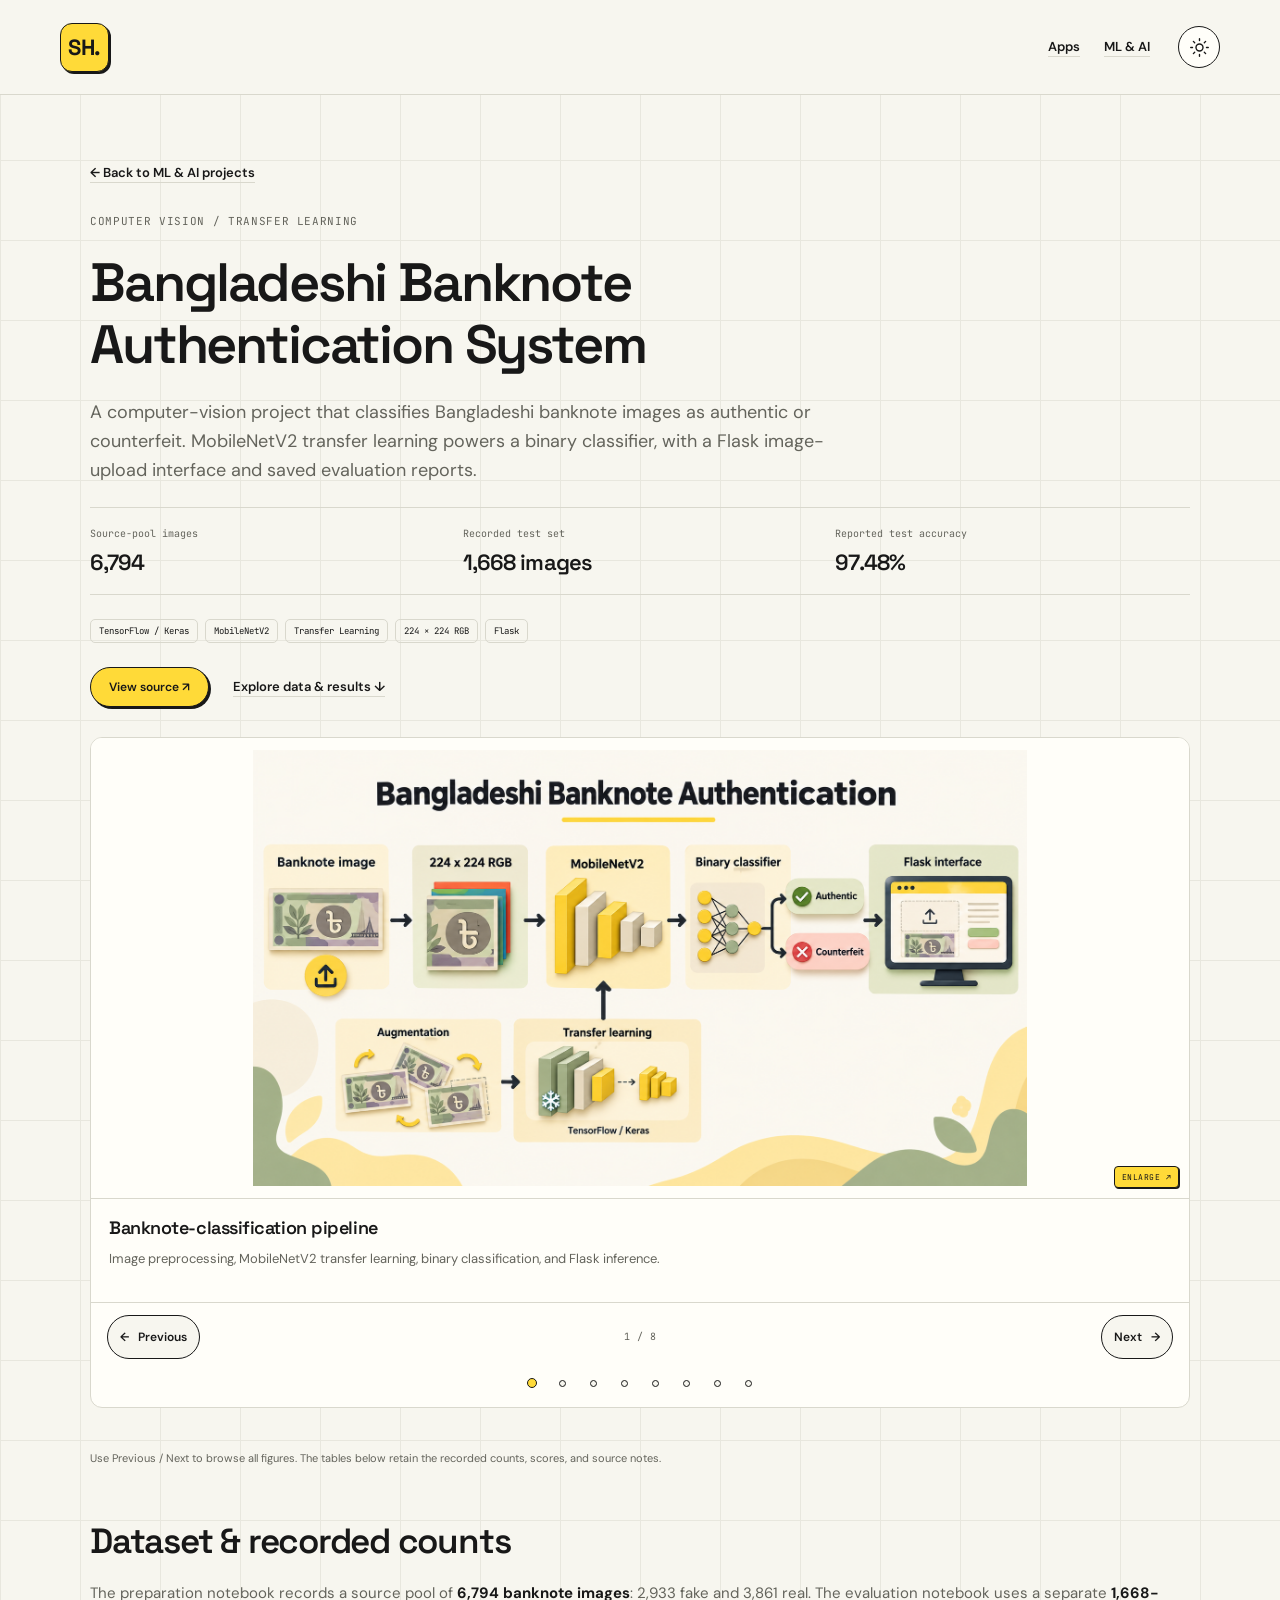
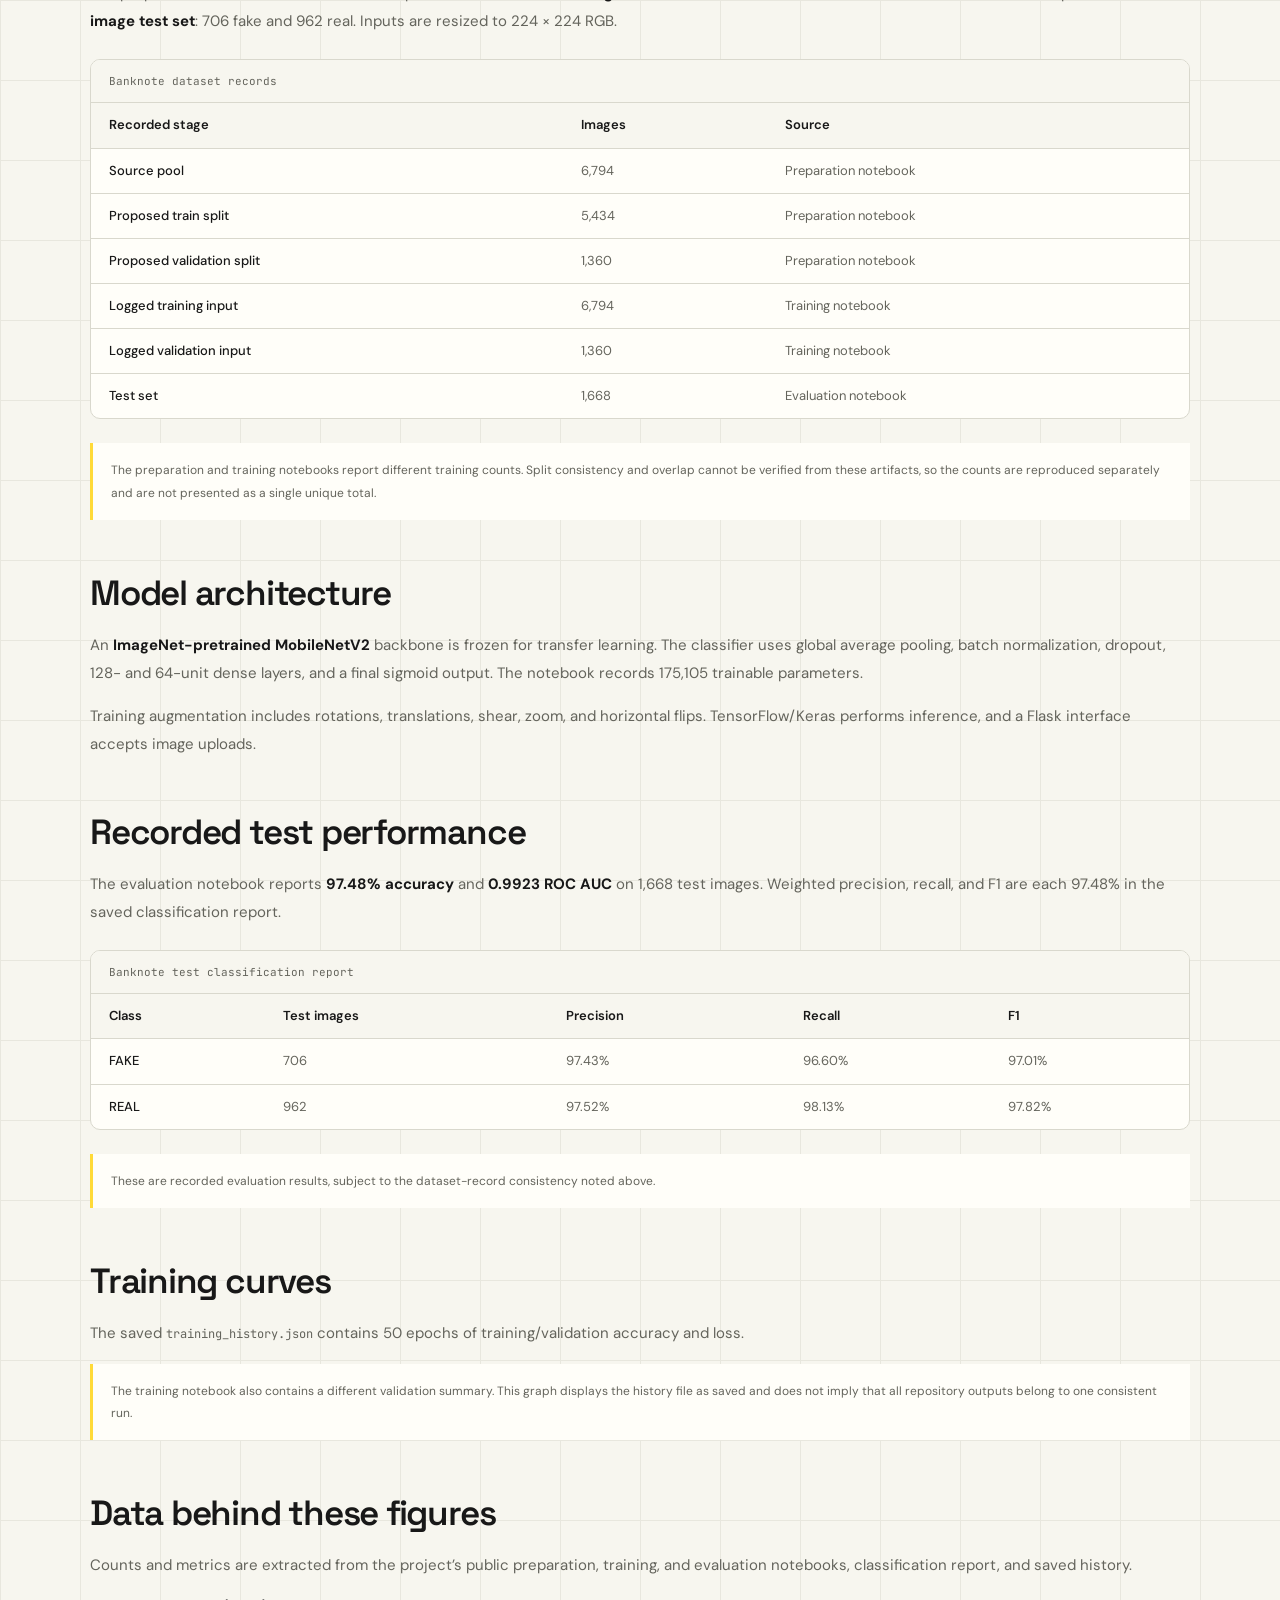
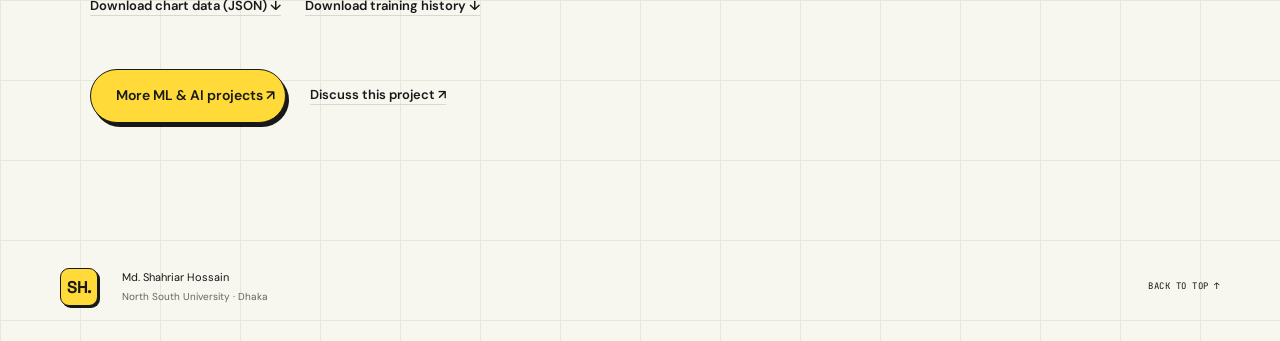
<file: projects/banknote-authentication.html>
<!doctype html>
<html lang="en"><head><meta charset="UTF-8"/><meta name="viewport" content="width=device-width, initial-scale=1"/><meta name="theme-color" content="#f7f6ef"/><title>Bangladeshi Banknote Authentication System — Shahriar Hossain</title><meta name="description" content="A computer-vision project that classifies Bangladeshi banknote images as authentic or counterfeit. MobileNetV2 transfer learning powers a binary classifier, with a Flask image-upload interface and saved evaluation reports."/>
<script>try { document.documentElement.dataset.theme = localStorage.getItem('shahriar_portfolio_theme') === 'dark' ? 'dark' : 'light'; } catch { document.documentElement.dataset.theme = 'light'; }</script>
<link rel="preconnect" href="https://fonts.googleapis.com"/><link rel="preconnect" href="https://fonts.gstatic.com" crossorigin/><link href="https://fonts.googleapis.com/css2?family=DM+Sans:wght@400;500;600;700&amp;family=Space+Grotesk:wght@400;500;600;700&amp;family=JetBrains+Mono:wght@400;500&amp;display=swap" rel="stylesheet"/><link rel="stylesheet" href="../styles.css?v=347d2df9d1c9"/><script src="./project-page.js?v=d3bc4cdf9ba0" defer></script><script src="./research-gallery.js?v=d48507a5d8e0" defer></script></head>
<body><a class="skip-link" href="#main">Skip to content</a><header class="site-header"><nav class="nav shell research-nav" aria-label="Project navigation"><a class="brand" href="../index.html" aria-label="Portfolio home">SH<span class="brand-dot">.</span></a><div class="research-nav-links"><a class="text-link" href="../index.html#apps">Apps</a><a class="text-link" href="../index.html#ai-ml">ML &amp; AI</a></div><button class="icon-button theme-toggle" id="themeToggle" type="button" aria-label="Switch to dark theme" aria-pressed="false"><svg class="sun" viewBox="0 0 24 24" aria-hidden="true"><circle cx="12" cy="12" r="4"/><path d="M12 2v2m0 16v2M2 12h2m16 0h2M5 5l1.5 1.5m11 11L19 19M5 19l1.5-1.5m11-11L19 5"/></svg><svg class="moon" viewBox="0 0 24 24" aria-hidden="true"><path d="M20.6 14a9 9 0 0 1-10.5-10.6A9 9 0 1 0 20.6 14Z"/></svg></button></nav></header>
<main id="main" class="shell research-page"><a class="text-link" href="../index.html#banknote-authentication">← Back to ML &amp; AI projects</a><span class="section-index mono research-eyebrow">COMPUTER VISION / TRANSFER LEARNING</span><h1>Bangladeshi Banknote Authentication System</h1><p class="research-lead">A computer-vision project that classifies Bangladeshi banknote images as authentic or counterfeit. MobileNetV2 transfer learning powers a binary classifier, with a Flask image-upload interface and saved evaluation reports.</p><dl class="research-metrics"><div><dt>Source-pool images</dt><dd>6,794</dd></div><div><dt>Recorded test set</dt><dd>1,668 images</dd></div><div><dt>Reported test accuracy</dt><dd>97.48%</dd></div></dl><ul class="tech-tags"><li>TensorFlow / Keras</li><li>MobileNetV2</li><li>Transfer Learning</li><li>224 × 224 RGB</li><li>Flask</li></ul><div class="research-actions"><a class="button button-small button-primary" href="https://github.com/Shahriar811/Bangladeshi-Banknote-authentication-system" target="_blank" rel="noopener noreferrer">View source ↗</a><a class="text-link" href="#results">Explore data &amp; results ↓</a></div>

<div class="project-carousel" data-carousel role="region" aria-roledescription="carousel" aria-label="Banknote authentication image gallery"><figure class="carousel-slide" data-carousel-slide role="group" aria-roledescription="slide" aria-label="1 of 8: Banknote-classification pipeline" aria-hidden="false"><button class="carousel-image" type="button" data-gallery-preview data-preview="../images/projects/research/banknote-generated-pipeline.png" data-preview-kind="chart" data-caption="Banknote-classification pipeline — Image preprocessing, MobileNetV2 transfer learning, binary classification, and Flask inference." aria-label="Enlarge Banknote-classification pipeline"><img src="../images/projects/research/banknote-generated-pipeline.png" width="1672" height="941" alt="Banknote-classification pipeline — Image preprocessing, MobileNetV2 transfer learning, binary classification, and Flask inference." loading="lazy"/><span class="figure-enlarge mono" aria-hidden="true">ENLARGE ↗</span></button><figcaption class="carousel-caption"><h4>Banknote-classification pipeline</h4><p>Image preprocessing, MobileNetV2 transfer learning, binary classification, and Flask inference.</p></figcaption></figure><figure class="carousel-slide" data-carousel-slide role="group" aria-roledescription="slide" aria-label="2 of 8: Recorded test performance" aria-hidden="true" hidden><button class="carousel-image" type="button" data-gallery-preview data-preview="../images/projects/research/banknote-test-performance.png" data-preview-kind="chart" data-caption="Recorded test performance — 97.48% test accuracy on 1,668 images; ROC AUC is shown × 100." aria-label="Enlarge Recorded test performance"><img src="../images/projects/research/banknote-test-performance.png" width="1458" height="859" alt="Recorded test performance — 97.48% test accuracy on 1,668 images; ROC AUC is shown × 100." loading="lazy"/><span class="figure-enlarge mono" aria-hidden="true">ENLARGE ↗</span></button><figcaption class="carousel-caption"><h4>Recorded test performance</h4><p>97.48% test accuracy on 1,668 images; ROC AUC is shown × 100.</p></figcaption></figure><figure class="carousel-slide" data-carousel-slide role="group" aria-roledescription="slide" aria-label="3 of 8: Original banknote samples" aria-hidden="true" hidden><button class="carousel-image" type="button" data-gallery-preview data-preview="../images/projects/research/banknote-dataset-samples.png" data-preview-kind="chart" data-caption="Original banknote samples — Recorded examples from the fake and real source-pool folders." aria-label="Enlarge Original banknote samples"><img src="../images/projects/research/banknote-dataset-samples.png" width="1470" height="594" alt="Original banknote samples — Recorded examples from the fake and real source-pool folders." loading="lazy"/><span class="figure-enlarge mono" aria-hidden="true">ENLARGE ↗</span></button><figcaption class="carousel-caption"><h4>Original banknote samples</h4><p>Recorded examples from the fake and real source-pool folders.</p></figcaption></figure><figure class="carousel-slide" data-carousel-slide role="group" aria-roledescription="slide" aria-label="4 of 8: Sample model predictions" aria-hidden="true" hidden><button class="carousel-image" type="button" data-gallery-preview data-preview="../images/projects/research/banknote-prediction-examples.png" data-preview-kind="chart" data-caption="Sample model predictions — Original actual/predicted labels, including a misclassified example." aria-label="Enlarge Sample model predictions"><img src="../images/projects/research/banknote-prediction-examples.png" width="1530" height="795" alt="Sample model predictions — Original actual/predicted labels, including a misclassified example." loading="lazy"/><span class="figure-enlarge mono" aria-hidden="true">ENLARGE ↗</span></button><figcaption class="carousel-caption"><h4>Sample model predictions</h4><p>Original actual/predicted labels, including a misclassified example.</p></figcaption></figure><figure class="carousel-slide" data-carousel-slide role="group" aria-roledescription="slide" aria-label="5 of 8: Original ROC curve" aria-hidden="true" hidden><button class="carousel-image" type="button" data-gallery-preview data-preview="../images/projects/research/banknote-original-roc-curve.png" data-preview-kind="chart" data-caption="Original ROC curve — Recorded receiver-operating-characteristic curve with AUC 0.9923." aria-label="Enlarge Original ROC curve"><img src="../images/projects/research/banknote-original-roc-curve.png" width="850" height="553" alt="Original ROC curve — Recorded receiver-operating-characteristic curve with AUC 0.9923." loading="lazy"/><span class="figure-enlarge mono" aria-hidden="true">ENLARGE ↗</span></button><figcaption class="carousel-caption"><h4>Original ROC curve</h4><p>Recorded receiver-operating-characteristic curve with AUC 0.9923.</p></figcaption></figure><figure class="carousel-slide" data-carousel-slide role="group" aria-roledescription="slide" aria-label="6 of 8: Test confusion matrix" aria-hidden="true" hidden><button class="carousel-image" type="button" data-gallery-preview data-preview="../images/projects/research/banknote-confusion-matrix.png" data-preview-kind="chart" data-caption="Test confusion matrix — 682 fake and 944 real images were correctly classified in the saved evaluation." aria-label="Enlarge Test confusion matrix"><img src="../images/projects/research/banknote-confusion-matrix.png" width="1064" height="911" alt="Test confusion matrix — 682 fake and 944 real images were correctly classified in the saved evaluation." loading="lazy"/><span class="figure-enlarge mono" aria-hidden="true">ENLARGE ↗</span></button><figcaption class="carousel-caption"><h4>Test confusion matrix</h4><p>682 fake and 944 real images were correctly classified in the saved evaluation.</p></figcaption></figure><figure class="carousel-slide" data-carousel-slide role="group" aria-roledescription="slide" aria-label="7 of 8: Recorded class counts" aria-hidden="true" hidden><button class="carousel-image" type="button" data-gallery-preview data-preview="../images/projects/research/banknote-dataset-distribution.png" data-preview-kind="chart" data-caption="Recorded class counts — Source-pool and test-set counts, displayed separately. Split-record differences are explained on the detail page." aria-label="Enlarge Recorded class counts"><img src="../images/projects/research/banknote-dataset-distribution.png" width="1457" height="859" alt="Recorded class counts — Source-pool and test-set counts, displayed separately. Split-record differences are explained on the detail page." loading="lazy"/><span class="figure-enlarge mono" aria-hidden="true">ENLARGE ↗</span></button><figcaption class="carousel-caption"><h4>Recorded class counts</h4><p>Source-pool and test-set counts, displayed separately. Split-record differences are explained on the detail page.</p></figcaption></figure><figure class="carousel-slide" data-carousel-slide role="group" aria-roledescription="slide" aria-label="8 of 8: Training-history curves" aria-hidden="true" hidden><button class="carousel-image" type="button" data-gallery-preview data-preview="../images/projects/research/banknote-training-curves.png" data-preview-kind="chart" data-caption="Training-history curves — 50 recorded epochs of accuracy and loss; this history is a separate saved artifact." aria-label="Enlarge Training-history curves"><img src="../images/projects/research/banknote-training-curves.png" width="1938" height="796" alt="Training-history curves — 50 recorded epochs of accuracy and loss; this history is a separate saved artifact." loading="lazy"/><span class="figure-enlarge mono" aria-hidden="true">ENLARGE ↗</span></button><figcaption class="carousel-caption"><h4>Training-history curves</h4><p>50 recorded epochs of accuracy and loss; this history is a separate saved artifact.</p></figcaption></figure><div class="carousel-controls"><button class="carousel-control" type="button" data-carousel-prev aria-label="Previous image in Banknote authentication gallery"><span aria-hidden="true">←</span> Previous</button><span class="carousel-count mono" data-carousel-count role="status" aria-live="polite">1 / 8</span><button class="carousel-control" type="button" data-carousel-next aria-label="Next image in Banknote authentication gallery">Next <span aria-hidden="true">→</span></button></div><div class="carousel-dots" role="group" aria-label="Choose an image"><button class="carousel-dot" type="button" data-carousel-dot aria-label="Show image 1: Banknote-classification pipeline" aria-current="true"></button><button class="carousel-dot" type="button" data-carousel-dot aria-label="Show image 2: Recorded test performance"></button><button class="carousel-dot" type="button" data-carousel-dot aria-label="Show image 3: Original banknote samples"></button><button class="carousel-dot" type="button" data-carousel-dot aria-label="Show image 4: Sample model predictions"></button><button class="carousel-dot" type="button" data-carousel-dot aria-label="Show image 5: Original ROC curve"></button><button class="carousel-dot" type="button" data-carousel-dot aria-label="Show image 6: Test confusion matrix"></button><button class="carousel-dot" type="button" data-carousel-dot aria-label="Show image 7: Recorded class counts"></button><button class="carousel-dot" type="button" data-carousel-dot aria-label="Show image 8: Training-history curves"></button></div></div><p class="research-gallery-note">Use Previous / Next to browse all figures. The tables below retain the recorded counts, scores, and source notes.</p><div id="results"><section class="research-block"><h2>Dataset &amp; recorded counts</h2><p>The preparation notebook records a source pool of <strong>6,794 banknote images</strong>: 2,933 fake and 3,861 real. The evaluation notebook uses a separate <strong>1,668-image test set</strong>: 706 fake and 962 real. Inputs are resized to 224 × 224 RGB.</p><div class="research-table-wrap" role="region" aria-label="Banknote dataset records" tabindex="0"><table class="research-table"><caption>Banknote dataset records</caption><thead><tr><th scope="col">Recorded stage</th><th scope="col">Images</th><th scope="col">Source</th></tr></thead><tbody><tr><th scope="row">Source pool</th><td>6,794</td><td>Preparation notebook</td></tr><tr><th scope="row">Proposed train split</th><td>5,434</td><td>Preparation notebook</td></tr><tr><th scope="row">Proposed validation split</th><td>1,360</td><td>Preparation notebook</td></tr><tr><th scope="row">Logged training input</th><td>6,794</td><td>Training notebook</td></tr><tr><th scope="row">Logged validation input</th><td>1,360</td><td>Training notebook</td></tr><tr><th scope="row">Test set</th><td>1,668</td><td>Evaluation notebook</td></tr></tbody></table></div><p class="data-note">The preparation and training notebooks report different training counts. Split consistency and overlap cannot be verified from these artifacts, so the counts are reproduced separately and are not presented as a single unique total.</p></section><section class="research-block"><h2>Model architecture</h2><p>An <strong>ImageNet-pretrained MobileNetV2</strong> backbone is frozen for transfer learning. The classifier uses global average pooling, batch normalization, dropout, 128- and 64-unit dense layers, and a final sigmoid output. The notebook records 175,105 trainable parameters.</p><p>Training augmentation includes rotations, translations, shear, zoom, and horizontal flips. TensorFlow/Keras performs inference, and a Flask interface accepts image uploads.</p></section><section class="research-block"><h2>Recorded test performance</h2><p>The evaluation notebook reports <strong>97.48% accuracy</strong> and <strong>0.9923 ROC AUC</strong> on 1,668 test images. Weighted precision, recall, and F1 are each 97.48% in the saved classification report.</p><div class="research-table-wrap" role="region" aria-label="Banknote test classification report" tabindex="0"><table class="research-table"><caption>Banknote test classification report</caption><thead><tr><th scope="col">Class</th><th scope="col">Test images</th><th scope="col">Precision</th><th scope="col">Recall</th><th scope="col">F1</th></tr></thead><tbody><tr><th scope="row">FAKE</th><td>706</td><td>97.43%</td><td>96.60%</td><td>97.01%</td></tr><tr><th scope="row">REAL</th><td>962</td><td>97.52%</td><td>98.13%</td><td>97.82%</td></tr></tbody></table></div><p class="data-note">These are recorded evaluation results, subject to the dataset-record consistency noted above.</p></section><section class="research-block"><h2>Training curves</h2><p>The saved <code>training_history.json</code> contains 50 epochs of training/validation accuracy and loss.</p><p class="data-note">The training notebook also contains a different validation summary. This graph displays the history file as saved and does not imply that all repository outputs belong to one consistent run.</p></section><section class="research-block"><h2>Data behind these figures</h2><p>Counts and metrics are extracted from the project’s public preparation, training, and evaluation notebooks, classification report, and saved history.</p><div class="research-actions"><a class="text-link" href="./data/banknote-results.json" download>Download chart data (JSON) ↓</a><a class="text-link" href="./data/banknote-training_history.json" download>Download training history ↓</a></div></section></div><div class="research-actions"><a class="button button-primary" href="../index.html#ai-ml">More ML &amp; AI projects ↗</a><a class="text-link" href="mailto:mdshahriarhossain08@gmail.com">Discuss this project ↗</a></div></main>
<footer class="site-footer shell"><a class="brand" href="../index.html" aria-label="Portfolio home">SH<span class="brand-dot">.</span></a><p>Md. Shahriar Hossain<br/><span>North South University · Dhaka</span></p><a class="back-top mono" href="#main">BACK TO TOP ↑</a></footer>
<dialog class="image-dialog" id="imageDialog" data-kind="chart" aria-labelledby="previewCaption"><div class="dialog-top"><p id="previewCaption"></p><button class="icon-button" id="closePreview" aria-label="Close image preview">×</button></div><div class="gallery-preview-controls" id="galleryPreviewControls" hidden><button class="carousel-control" type="button" id="galleryPreviewPrev" aria-label="Previous gallery image">← Previous</button><span class="carousel-count mono" id="galleryPreviewCount" role="status" aria-live="polite"></span><button class="carousel-control" type="button" id="galleryPreviewNext" aria-label="Next gallery image">Next →</button><a class="text-link" id="galleryPreviewOriginal" target="_blank" rel="noopener noreferrer">Open full size ↗</a></div><img id="previewImage" alt=""/></dialog></body></html>
</file>
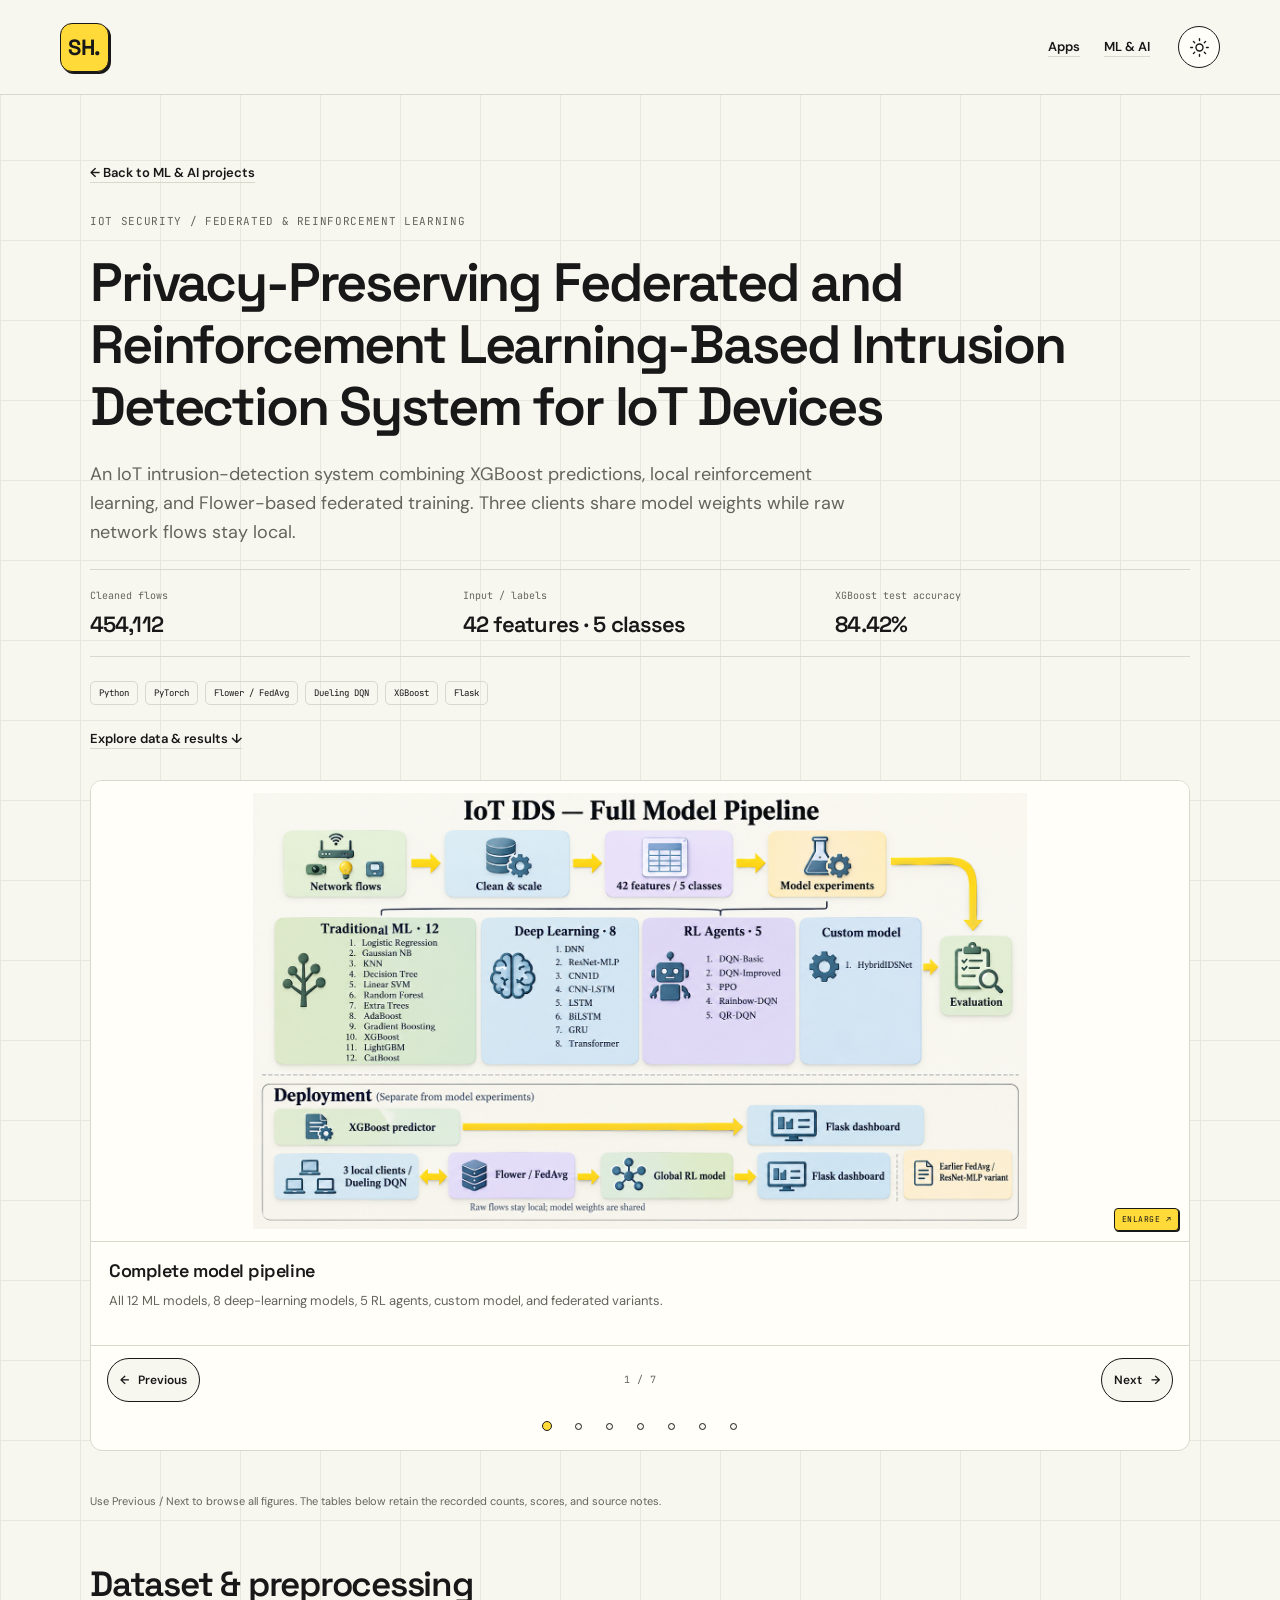
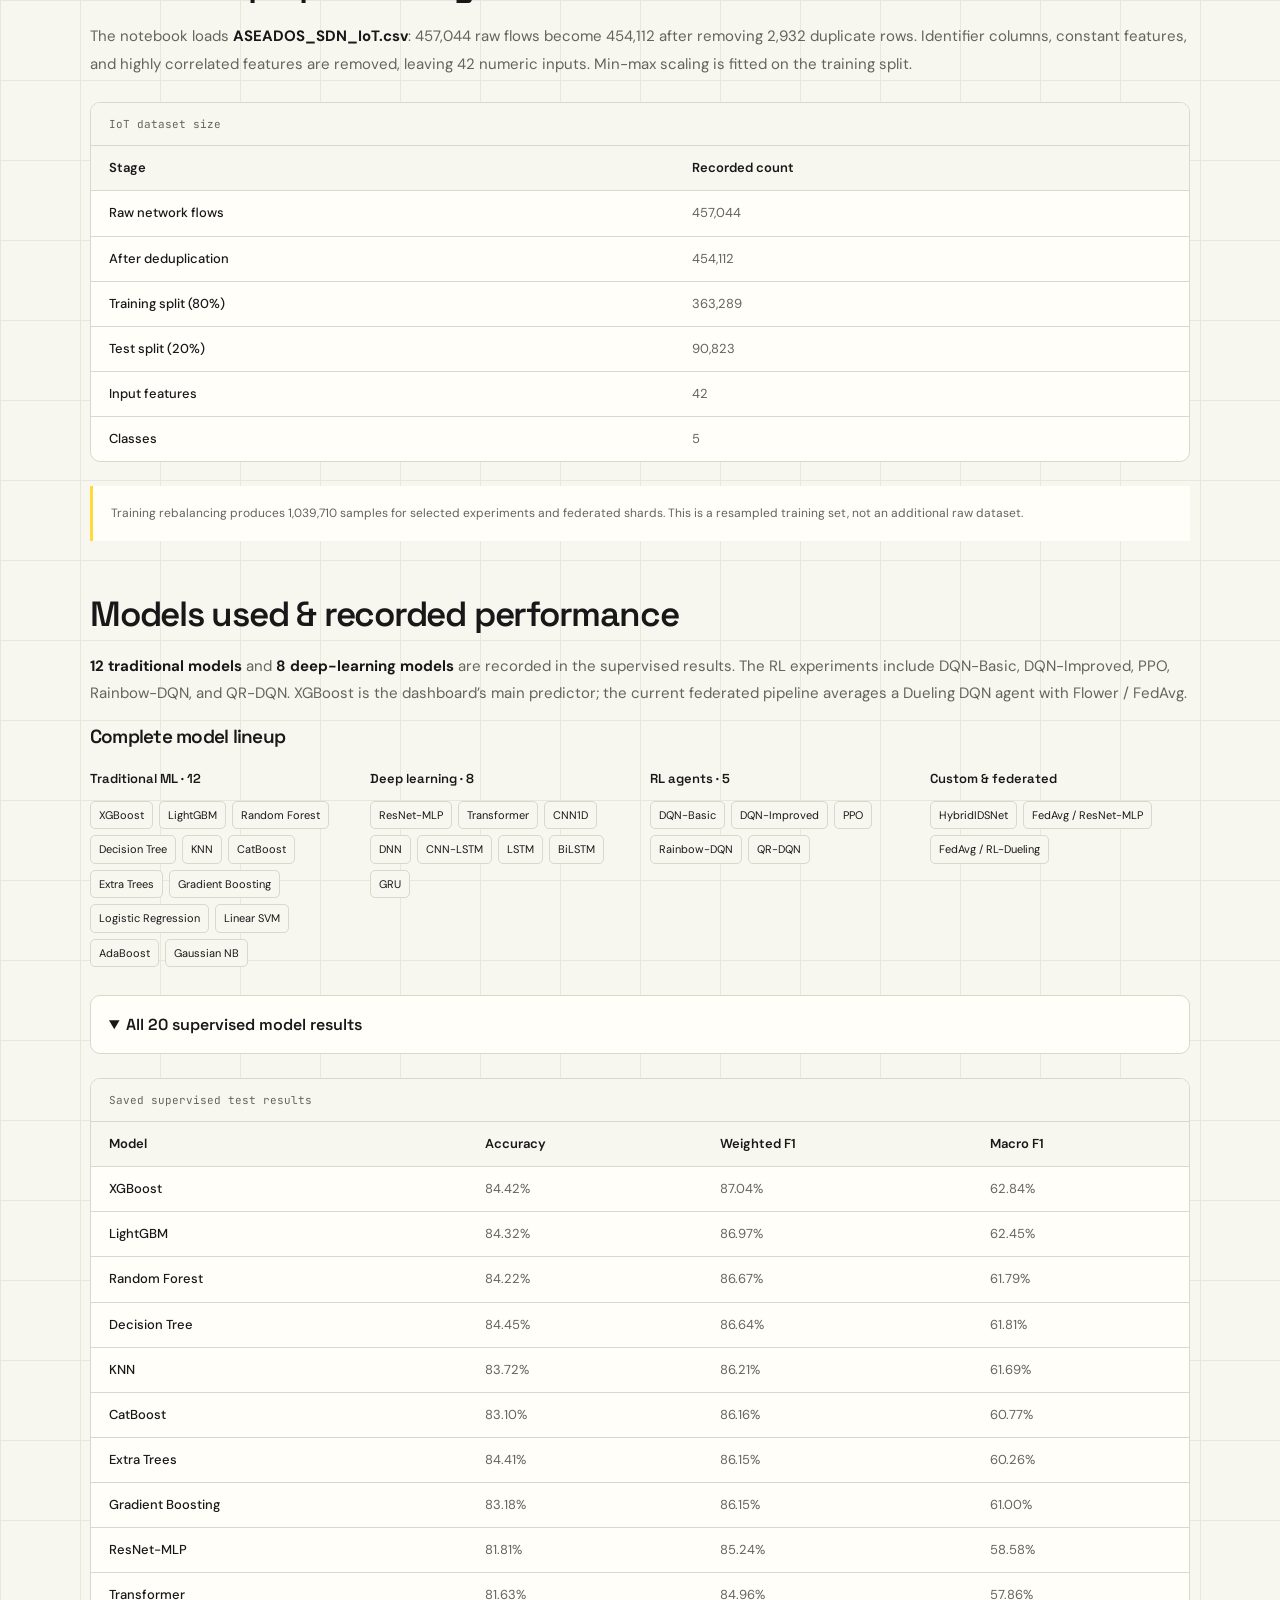
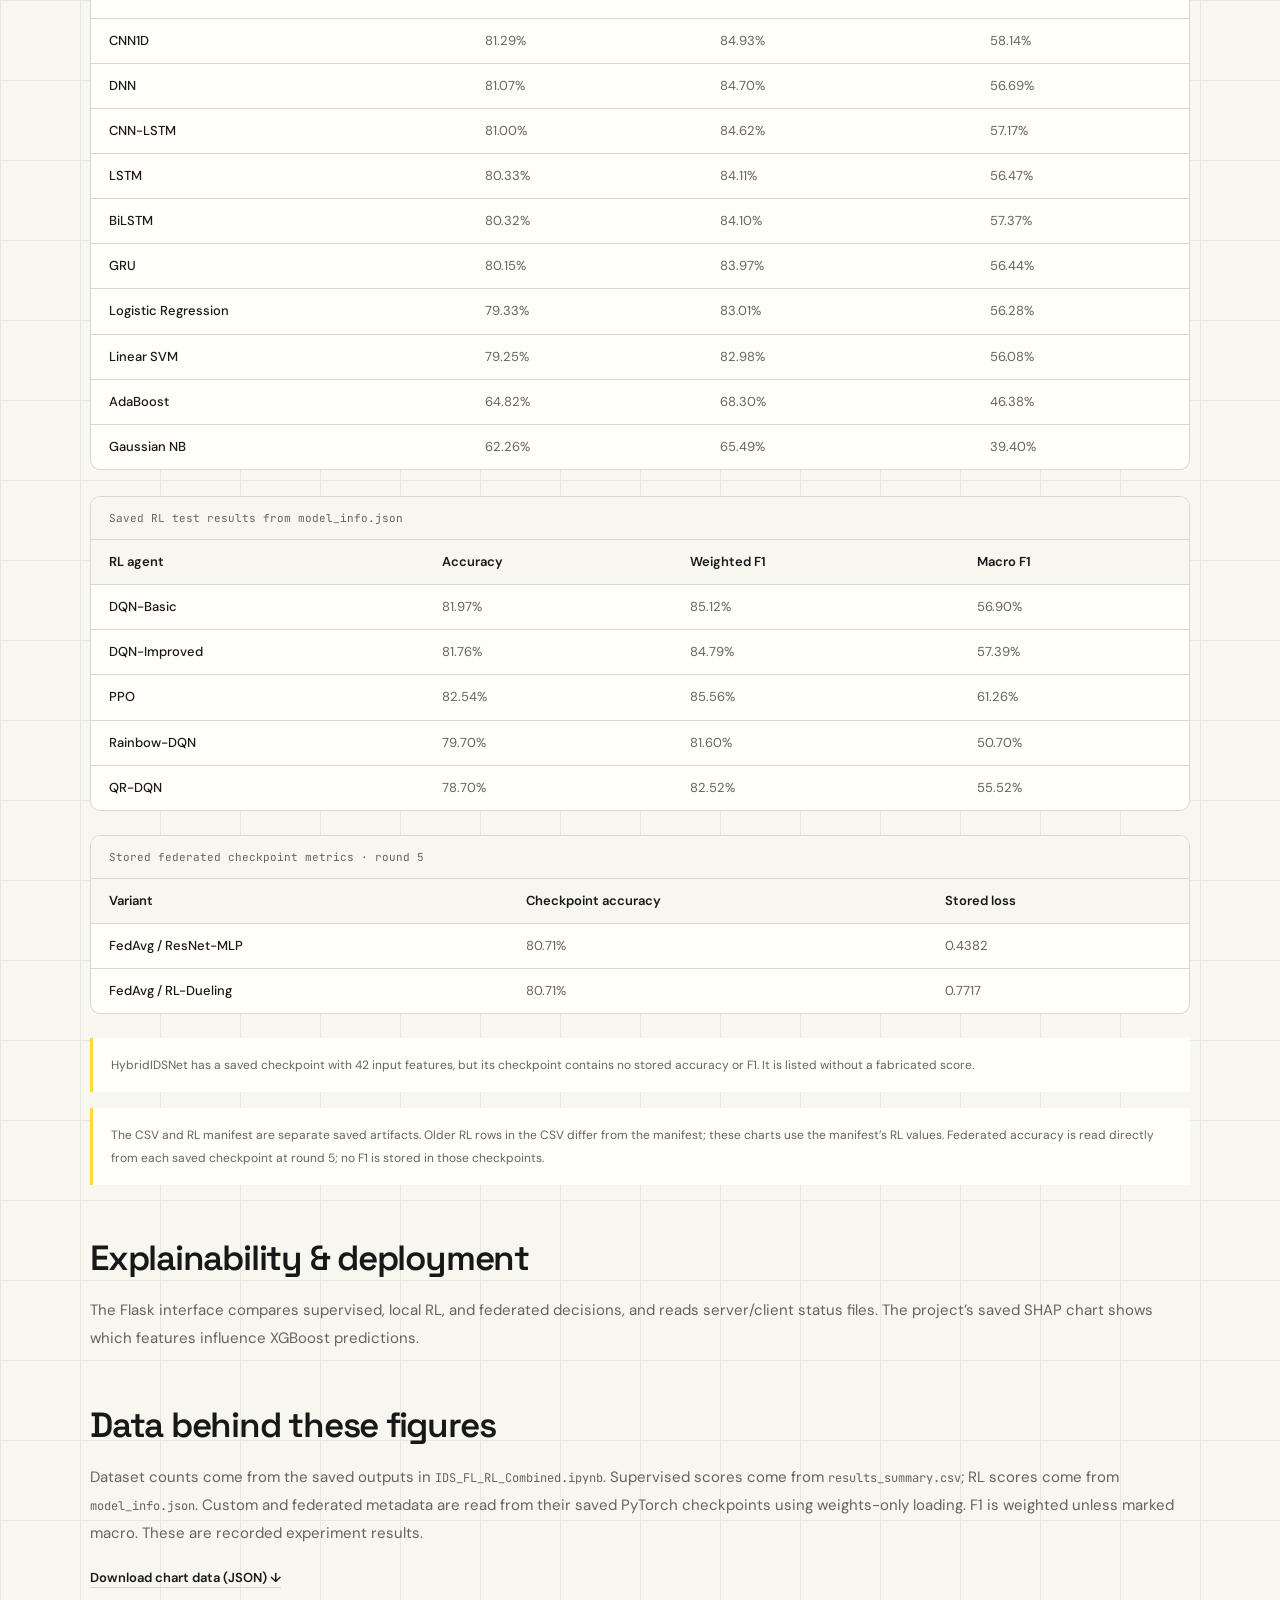
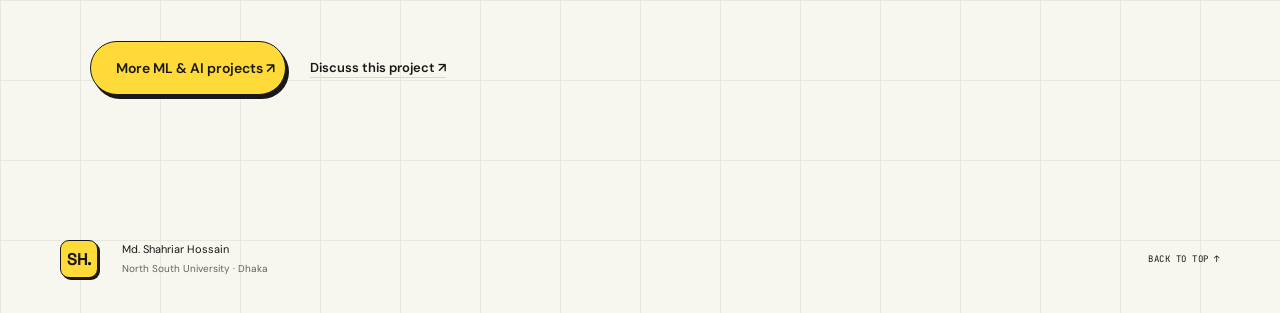
<file: projects/iot-intrusion-detection.html>
<!doctype html>
<html lang="en"><head><meta charset="UTF-8"/><meta name="viewport" content="width=device-width, initial-scale=1"/><meta name="theme-color" content="#f7f6ef"/><title>Privacy-Preserving Federated and Reinforcement Learning-Based Intrusion Detection System for IoT Devices — Shahriar Hossain</title><meta name="description" content="An IoT intrusion-detection system combining XGBoost predictions, local reinforcement learning, and Flower-based federated training. Three clients share model weights while raw network flows stay local."/>
<script>try { document.documentElement.dataset.theme = localStorage.getItem('shahriar_portfolio_theme') === 'dark' ? 'dark' : 'light'; } catch { document.documentElement.dataset.theme = 'light'; }</script>
<link rel="preconnect" href="https://fonts.googleapis.com"/><link rel="preconnect" href="https://fonts.gstatic.com" crossorigin/><link href="https://fonts.googleapis.com/css2?family=DM+Sans:wght@400;500;600;700&amp;family=Space+Grotesk:wght@400;500;600;700&amp;family=JetBrains+Mono:wght@400;500&amp;display=swap" rel="stylesheet"/><link rel="stylesheet" href="../styles.css?v=347d2df9d1c9"/><script src="./project-page.js?v=d3bc4cdf9ba0" defer></script><script src="./research-gallery.js?v=d48507a5d8e0" defer></script></head>
<body><a class="skip-link" href="#main">Skip to content</a><header class="site-header"><nav class="nav shell research-nav" aria-label="Project navigation"><a class="brand" href="../index.html" aria-label="Portfolio home">SH<span class="brand-dot">.</span></a><div class="research-nav-links"><a class="text-link" href="../index.html#apps">Apps</a><a class="text-link" href="../index.html#ai-ml">ML &amp; AI</a></div><button class="icon-button theme-toggle" id="themeToggle" type="button" aria-label="Switch to dark theme" aria-pressed="false"><svg class="sun" viewBox="0 0 24 24" aria-hidden="true"><circle cx="12" cy="12" r="4"/><path d="M12 2v2m0 16v2M2 12h2m16 0h2M5 5l1.5 1.5m11 11L19 19M5 19l1.5-1.5m11-11L19 5"/></svg><svg class="moon" viewBox="0 0 24 24" aria-hidden="true"><path d="M20.6 14a9 9 0 0 1-10.5-10.6A9 9 0 1 0 20.6 14Z"/></svg></button></nav></header>
<main id="main" class="shell research-page"><a class="text-link" href="../index.html#iot-ids">← Back to ML &amp; AI projects</a><span class="section-index mono research-eyebrow">IOT SECURITY / FEDERATED &amp; REINFORCEMENT LEARNING</span><h1>Privacy-Preserving Federated and Reinforcement Learning-Based Intrusion Detection System for IoT Devices</h1><p class="research-lead">An IoT intrusion-detection system combining XGBoost predictions, local reinforcement learning, and Flower-based federated training. Three clients share model weights while raw network flows stay local.</p><dl class="research-metrics"><div><dt>Cleaned flows</dt><dd>454,112</dd></div><div><dt>Input / labels</dt><dd>42 features · 5 classes</dd></div><div><dt>XGBoost test accuracy</dt><dd>84.42%</dd></div></dl><ul class="tech-tags"><li>Python</li><li>PyTorch</li><li>Flower / FedAvg</li><li>Dueling DQN</li><li>XGBoost</li><li>Flask</li></ul><div class="research-actions"><a class="text-link" href="#results">Explore data &amp; results ↓</a></div>

<div class="project-carousel" data-carousel role="region" aria-roledescription="carousel" aria-label="IoT IDS image gallery"><figure class="carousel-slide" data-carousel-slide role="group" aria-roledescription="slide" aria-label="1 of 7: Complete model pipeline" aria-hidden="false"><button class="carousel-image" type="button" data-gallery-preview data-preview="../images/projects/research/iot-full-model-pipeline-v2.png" data-preview-kind="chart" data-caption="Complete model pipeline — All 12 ML models, 8 deep-learning models, 5 RL agents, custom model, and federated variants." aria-label="Enlarge Complete model pipeline"><img src="../images/projects/research/iot-full-model-pipeline-v2.png" width="1672" height="941" alt="Complete model pipeline — All 12 ML models, 8 deep-learning models, 5 RL agents, custom model, and federated variants." loading="lazy"/><span class="figure-enlarge mono" aria-hidden="true">ENLARGE ↗</span></button><figcaption class="carousel-caption"><h4>Complete model pipeline</h4><p>All 12 ML models, 8 deep-learning models, 5 RL agents, custom model, and federated variants.</p></figcaption></figure><figure class="carousel-slide" data-carousel-slide role="group" aria-roledescription="slide" aria-label="2 of 7: Complete model comparison" aria-hidden="true" hidden><button class="carousel-image" type="button" data-gallery-preview data-preview="../images/projects/research/iot-all-model-performance-v2.png" data-preview-kind="tall" data-caption="Complete model comparison — 27 recorded scores. HybridIDSNet is listed without a stored score. Enlarge or open full size to read every row." aria-label="Enlarge Complete model comparison"><img src="../images/projects/research/iot-all-model-performance-v2.png" width="1846" height="2685" alt="Complete model comparison — 27 recorded scores. HybridIDSNet is listed without a stored score. Enlarge or open full size to read every row." loading="lazy"/><span class="figure-enlarge mono" aria-hidden="true">ENLARGE ↗</span></button><figcaption class="carousel-caption"><h4>Complete model comparison</h4><p>27 recorded scores. HybridIDSNet is listed without a stored score. Enlarge or open full size to read every row.</p></figcaption></figure><figure class="carousel-slide" data-carousel-slide role="group" aria-roledescription="slide" aria-label="3 of 7: Dataset size &amp; preprocessing" aria-hidden="true" hidden><button class="carousel-image" type="button" data-gallery-preview data-preview="../images/projects/research/iot-dataset-size.png" data-preview-kind="chart" data-caption="Dataset size &amp; preprocessing — 457,044 raw flows → 454,112 cleaned flows. Recorded training and test counts are shown." aria-label="Enlarge Dataset size &amp; preprocessing"><img src="../images/projects/research/iot-dataset-size.png" width="1457" height="859" alt="Dataset size &amp; preprocessing — 457,044 raw flows → 454,112 cleaned flows. Recorded training and test counts are shown." loading="lazy"/><span class="figure-enlarge mono" aria-hidden="true">ENLARGE ↗</span></button><figcaption class="carousel-caption"><h4>Dataset size &amp; preprocessing</h4><p>457,044 raw flows → 454,112 cleaned flows. Recorded training and test counts are shown.</p></figcaption></figure><figure class="carousel-slide" data-carousel-slide role="group" aria-roledescription="slide" aria-label="4 of 7: All five RL agents" aria-hidden="true" hidden><button class="carousel-image" type="button" data-gallery-preview data-preview="../images/projects/research/iot-rl-performance.png" data-preview-kind="chart" data-caption="All five RL agents — Accuracy and weighted F1 for DQN-Basic, DQN-Improved, PPO, Rainbow-DQN, and QR-DQN." aria-label="Enlarge All five RL agents"><img src="../images/projects/research/iot-rl-performance.png" width="1457" height="859" alt="All five RL agents — Accuracy and weighted F1 for DQN-Basic, DQN-Improved, PPO, Rainbow-DQN, and QR-DQN." loading="lazy"/><span class="figure-enlarge mono" aria-hidden="true">ENLARGE ↗</span></button><figcaption class="carousel-caption"><h4>All five RL agents</h4><p>Accuracy and weighted F1 for DQN-Basic, DQN-Improved, PPO, Rainbow-DQN, and QR-DQN.</p></figcaption></figure><figure class="carousel-slide" data-carousel-slide role="group" aria-roledescription="slide" aria-label="5 of 7: Federated checkpoint comparison" aria-hidden="true" hidden><button class="carousel-image" type="button" data-gallery-preview data-preview="../images/projects/research/iot-federated-checkpoints-v2.png" data-preview-kind="chart" data-caption="Federated checkpoint comparison — Stored accuracy for the ResNet-MLP and RL-Dueling variants at round 5." aria-label="Enlarge Federated checkpoint comparison"><img src="../images/projects/research/iot-federated-checkpoints-v2.png" width="1452" height="851" alt="Federated checkpoint comparison — Stored accuracy for the ResNet-MLP and RL-Dueling variants at round 5." loading="lazy"/><span class="figure-enlarge mono" aria-hidden="true">ENLARGE ↗</span></button><figcaption class="carousel-caption"><h4>Federated checkpoint comparison</h4><p>Stored accuracy for the ResNet-MLP and RL-Dueling variants at round 5.</p></figcaption></figure><figure class="carousel-slide" data-carousel-slide role="group" aria-roledescription="slide" aria-label="6 of 7: Test-set class distribution" aria-hidden="true" hidden><button class="carousel-image" type="button" data-gallery-preview data-preview="../images/projects/research/iot-test-class-distribution.png" data-preview-kind="chart" data-caption="Test-set class distribution — 90,823 holdout flows across Benign, Bot, DDoS, Dos, and Prob." aria-label="Enlarge Test-set class distribution"><img src="../images/projects/research/iot-test-class-distribution.png" width="1457" height="859" alt="Test-set class distribution — 90,823 holdout flows across Benign, Bot, DDoS, Dos, and Prob." loading="lazy"/><span class="figure-enlarge mono" aria-hidden="true">ENLARGE ↗</span></button><figcaption class="carousel-caption"><h4>Test-set class distribution</h4><p>90,823 holdout flows across Benign, Bot, DDoS, Dos, and Prob.</p></figcaption></figure><figure class="carousel-slide" data-carousel-slide role="group" aria-roledescription="slide" aria-label="7 of 7: XGBoost feature attribution" aria-hidden="true" hidden><button class="carousel-image" type="button" data-gallery-preview data-preview="../images/projects/research/iot-shap-feature-importance.png" data-preview-kind="chart" data-caption="XGBoost feature attribution — Original SHAP report figure showing which inputs influence predictions." aria-label="Enlarge XGBoost feature attribution"><img src="../images/projects/research/iot-shap-feature-importance.png" width="1915" height="1195" alt="XGBoost feature attribution — Original SHAP report figure showing which inputs influence predictions." loading="lazy"/><span class="figure-enlarge mono" aria-hidden="true">ENLARGE ↗</span></button><figcaption class="carousel-caption"><h4>XGBoost feature attribution</h4><p>Original SHAP report figure showing which inputs influence predictions.</p></figcaption></figure><div class="carousel-controls"><button class="carousel-control" type="button" data-carousel-prev aria-label="Previous image in IoT IDS gallery"><span aria-hidden="true">←</span> Previous</button><span class="carousel-count mono" data-carousel-count role="status" aria-live="polite">1 / 7</span><button class="carousel-control" type="button" data-carousel-next aria-label="Next image in IoT IDS gallery">Next <span aria-hidden="true">→</span></button></div><div class="carousel-dots" role="group" aria-label="Choose an image"><button class="carousel-dot" type="button" data-carousel-dot aria-label="Show image 1: Complete model pipeline" aria-current="true"></button><button class="carousel-dot" type="button" data-carousel-dot aria-label="Show image 2: Complete model comparison"></button><button class="carousel-dot" type="button" data-carousel-dot aria-label="Show image 3: Dataset size &amp; preprocessing"></button><button class="carousel-dot" type="button" data-carousel-dot aria-label="Show image 4: All five RL agents"></button><button class="carousel-dot" type="button" data-carousel-dot aria-label="Show image 5: Federated checkpoint comparison"></button><button class="carousel-dot" type="button" data-carousel-dot aria-label="Show image 6: Test-set class distribution"></button><button class="carousel-dot" type="button" data-carousel-dot aria-label="Show image 7: XGBoost feature attribution"></button></div></div><p class="research-gallery-note">Use Previous / Next to browse all figures. The tables below retain the recorded counts, scores, and source notes.</p><div id="results"><section class="research-block"><h2>Dataset &amp; preprocessing</h2><p>The notebook loads <strong>ASEADOS_SDN_IoT.csv</strong>: 457,044 raw flows become 454,112 after removing 2,932 duplicate rows. Identifier columns, constant features, and highly correlated features are removed, leaving 42 numeric inputs. Min-max scaling is fitted on the training split.</p><div class="research-table-wrap" role="region" aria-label="IoT dataset size" tabindex="0"><table class="research-table"><caption>IoT dataset size</caption><thead><tr><th scope="col">Stage</th><th scope="col">Recorded count</th></tr></thead><tbody><tr><th scope="row">Raw network flows</th><td>457,044</td></tr><tr><th scope="row">After deduplication</th><td>454,112</td></tr><tr><th scope="row">Training split (80%)</th><td>363,289</td></tr><tr><th scope="row">Test split (20%)</th><td>90,823</td></tr><tr><th scope="row">Input features</th><td>42</td></tr><tr><th scope="row">Classes</th><td>5</td></tr></tbody></table></div><p class="data-note">Training rebalancing produces 1,039,710 samples for selected experiments and federated shards. This is a resampled training set, not an additional raw dataset.</p></section><section class="research-block"><h2>Models used &amp; recorded performance</h2><p><strong>12 traditional models</strong> and <strong>8 deep-learning models</strong> are recorded in the supervised results. The RL experiments include DQN-Basic, DQN-Improved, PPO, Rainbow-DQN, and QR-DQN. XGBoost is the dashboard’s main predictor; the current federated pipeline averages a Dueling DQN agent with Flower / FedAvg.</p><h3 class="model-lineup-heading">Complete model lineup</h3><div class="model-lineup"><div class="model-lineup-group"><h4>Traditional ML · 12</h4><ul><li>XGBoost</li><li>LightGBM</li><li>Random Forest</li><li>Decision Tree</li><li>KNN</li><li>CatBoost</li><li>Extra Trees</li><li>Gradient Boosting</li><li>Logistic Regression</li><li>Linear SVM</li><li>AdaBoost</li><li>Gaussian NB</li></ul></div><div class="model-lineup-group"><h4>Deep learning · 8</h4><ul><li>ResNet-MLP</li><li>Transformer</li><li>CNN1D</li><li>DNN</li><li>CNN-LSTM</li><li>LSTM</li><li>BiLSTM</li><li>GRU</li></ul></div><div class="model-lineup-group"><h4>RL agents · 5</h4><ul><li>DQN-Basic</li><li>DQN-Improved</li><li>PPO</li><li>Rainbow-DQN</li><li>QR-DQN</li></ul></div><div class="model-lineup-group"><h4>Custom &amp; federated</h4><ul><li>HybridIDSNet</li><li>FedAvg / ResNet-MLP</li><li>FedAvg / RL-Dueling</li></ul></div></div><details class="research-disclosure" open><summary>All 20 supervised model results</summary><div class="research-table-wrap" role="region" aria-label="Saved supervised test results" tabindex="0"><table class="research-table"><caption>Saved supervised test results</caption><thead><tr><th scope="col">Model</th><th scope="col">Accuracy</th><th scope="col">Weighted F1</th><th scope="col">Macro F1</th></tr></thead><tbody><tr><th scope="row">XGBoost</th><td>84.42%</td><td>87.04%</td><td>62.84%</td></tr><tr><th scope="row">LightGBM</th><td>84.32%</td><td>86.97%</td><td>62.45%</td></tr><tr><th scope="row">Random Forest</th><td>84.22%</td><td>86.67%</td><td>61.79%</td></tr><tr><th scope="row">Decision Tree</th><td>84.45%</td><td>86.64%</td><td>61.81%</td></tr><tr><th scope="row">KNN</th><td>83.72%</td><td>86.21%</td><td>61.69%</td></tr><tr><th scope="row">CatBoost</th><td>83.10%</td><td>86.16%</td><td>60.77%</td></tr><tr><th scope="row">Extra Trees</th><td>84.41%</td><td>86.15%</td><td>60.26%</td></tr><tr><th scope="row">Gradient Boosting</th><td>83.18%</td><td>86.15%</td><td>61.00%</td></tr><tr><th scope="row">ResNet-MLP</th><td>81.81%</td><td>85.24%</td><td>58.58%</td></tr><tr><th scope="row">Transformer</th><td>81.63%</td><td>84.96%</td><td>57.86%</td></tr><tr><th scope="row">CNN1D</th><td>81.29%</td><td>84.93%</td><td>58.14%</td></tr><tr><th scope="row">DNN</th><td>81.07%</td><td>84.70%</td><td>56.69%</td></tr><tr><th scope="row">CNN-LSTM</th><td>81.00%</td><td>84.62%</td><td>57.17%</td></tr><tr><th scope="row">LSTM</th><td>80.33%</td><td>84.11%</td><td>56.47%</td></tr><tr><th scope="row">BiLSTM</th><td>80.32%</td><td>84.10%</td><td>57.37%</td></tr><tr><th scope="row">GRU</th><td>80.15%</td><td>83.97%</td><td>56.44%</td></tr><tr><th scope="row">Logistic Regression</th><td>79.33%</td><td>83.01%</td><td>56.28%</td></tr><tr><th scope="row">Linear SVM</th><td>79.25%</td><td>82.98%</td><td>56.08%</td></tr><tr><th scope="row">AdaBoost</th><td>64.82%</td><td>68.30%</td><td>46.38%</td></tr><tr><th scope="row">Gaussian NB</th><td>62.26%</td><td>65.49%</td><td>39.40%</td></tr></tbody></table></div></details><div class="research-table-wrap" role="region" aria-label="Saved RL test results from model_info.json" tabindex="0"><table class="research-table"><caption>Saved RL test results from model_info.json</caption><thead><tr><th scope="col">RL agent</th><th scope="col">Accuracy</th><th scope="col">Weighted F1</th><th scope="col">Macro F1</th></tr></thead><tbody><tr><th scope="row">DQN-Basic</th><td>81.97%</td><td>85.12%</td><td>56.90%</td></tr><tr><th scope="row">DQN-Improved</th><td>81.76%</td><td>84.79%</td><td>57.39%</td></tr><tr><th scope="row">PPO</th><td>82.54%</td><td>85.56%</td><td>61.26%</td></tr><tr><th scope="row">Rainbow-DQN</th><td>79.70%</td><td>81.60%</td><td>50.70%</td></tr><tr><th scope="row">QR-DQN</th><td>78.70%</td><td>82.52%</td><td>55.52%</td></tr></tbody></table></div><div class="research-table-wrap" role="region" aria-label="Federated checkpoint metrics" tabindex="0"><table class="research-table"><caption>Stored federated checkpoint metrics · round 5</caption><thead><tr><th scope="col">Variant</th><th scope="col">Checkpoint accuracy</th><th scope="col">Stored loss</th></tr></thead><tbody><tr><th scope="row">FedAvg / ResNet-MLP</th><td>80.71%</td><td>0.4382</td></tr><tr><th scope="row">FedAvg / RL-Dueling</th><td>80.71%</td><td>0.7717</td></tr></tbody></table></div><p class="data-note">HybridIDSNet has a saved checkpoint with 42 input features, but its checkpoint contains no stored accuracy or F1. It is listed without a fabricated score.</p><p class="data-note">The CSV and RL manifest are separate saved artifacts. Older RL rows in the CSV differ from the manifest; these charts use the manifest’s RL values. Federated accuracy is read directly from each saved checkpoint at round 5; no F1 is stored in those checkpoints.</p></section><section class="research-block"><h2>Explainability &amp; deployment</h2><p>The Flask interface compares supervised, local RL, and federated decisions, and reads server/client status files. The project’s saved SHAP chart shows which features influence XGBoost predictions.</p></section><section class="research-block"><h2>Data behind these figures</h2><p>Dataset counts come from the saved outputs in <code>IDS_FL_RL_Combined.ipynb</code>. Supervised scores come from <code>results_summary.csv</code>; RL scores come from <code>model_info.json</code>. Custom and federated metadata are read from their saved PyTorch checkpoints using weights-only loading. F1 is weighted unless marked macro. These are recorded experiment results.</p><a class="text-link" href="./data/iot-results.json" download>Download chart data (JSON) ↓</a></section></div><div class="research-actions"><a class="button button-primary" href="../index.html#ai-ml">More ML &amp; AI projects ↗</a><a class="text-link" href="mailto:mdshahriarhossain08@gmail.com">Discuss this project ↗</a></div></main>
<footer class="site-footer shell"><a class="brand" href="../index.html" aria-label="Portfolio home">SH<span class="brand-dot">.</span></a><p>Md. Shahriar Hossain<br/><span>North South University · Dhaka</span></p><a class="back-top mono" href="#main">BACK TO TOP ↑</a></footer>
<dialog class="image-dialog" id="imageDialog" data-kind="chart" aria-labelledby="previewCaption"><div class="dialog-top"><p id="previewCaption"></p><button class="icon-button" id="closePreview" aria-label="Close image preview">×</button></div><div class="gallery-preview-controls" id="galleryPreviewControls" hidden><button class="carousel-control" type="button" id="galleryPreviewPrev" aria-label="Previous gallery image">← Previous</button><span class="carousel-count mono" id="galleryPreviewCount" role="status" aria-live="polite"></span><button class="carousel-control" type="button" id="galleryPreviewNext" aria-label="Next gallery image">Next →</button><a class="text-link" id="galleryPreviewOriginal" target="_blank" rel="noopener noreferrer">Open full size ↗</a></div><img id="previewImage" alt=""/></dialog></body></html>
</file>
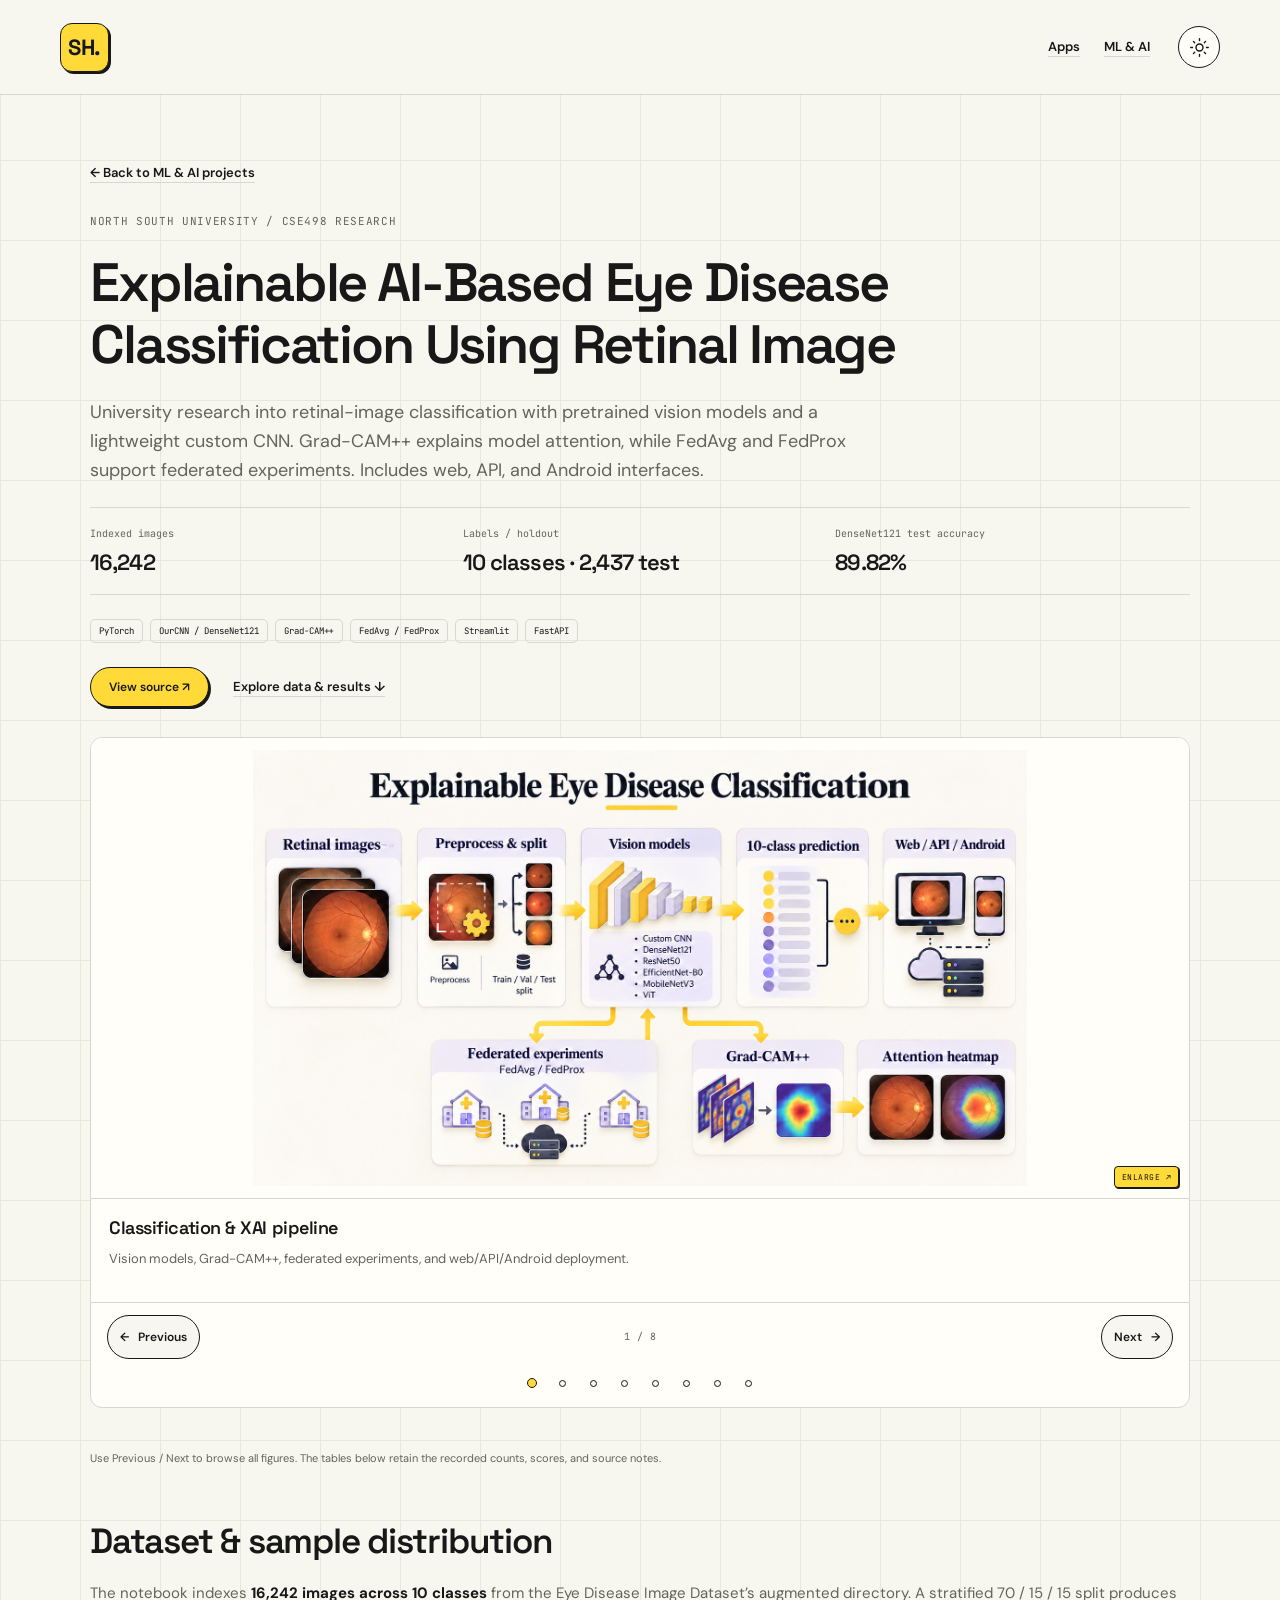
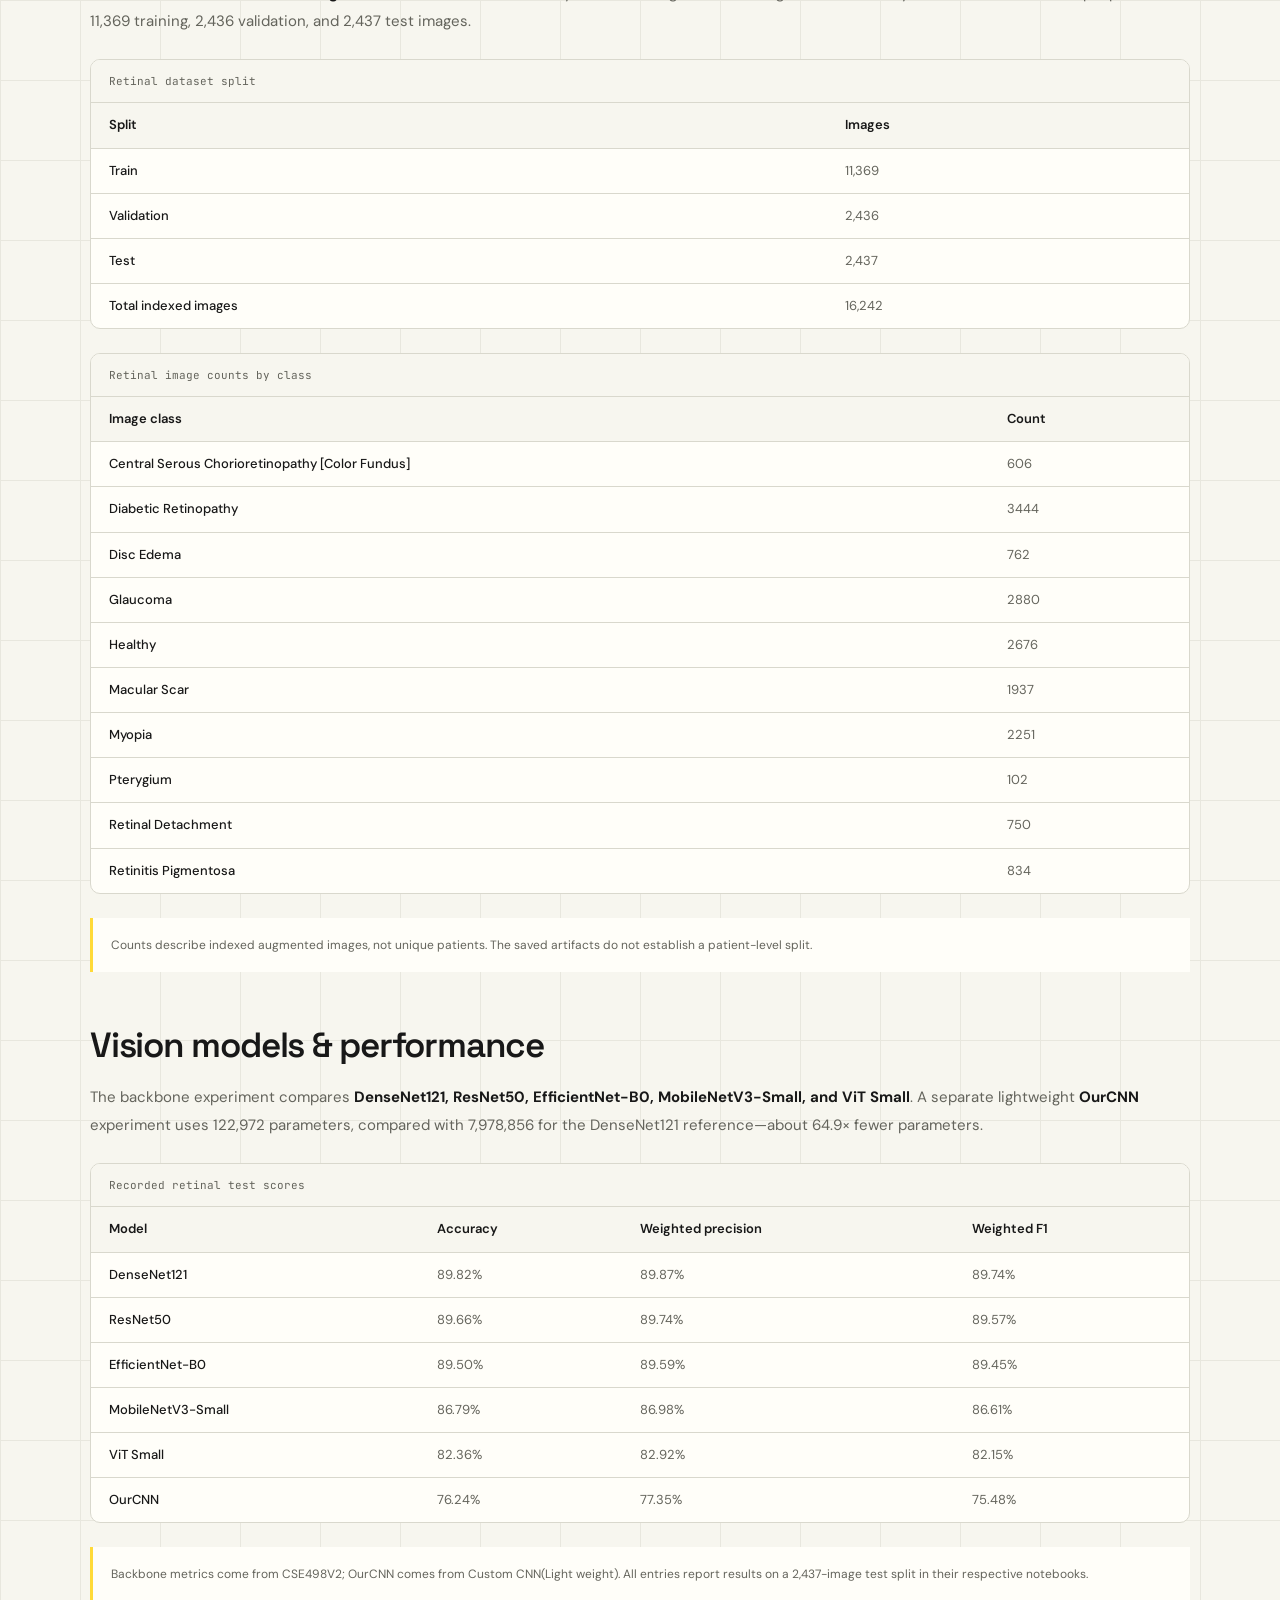
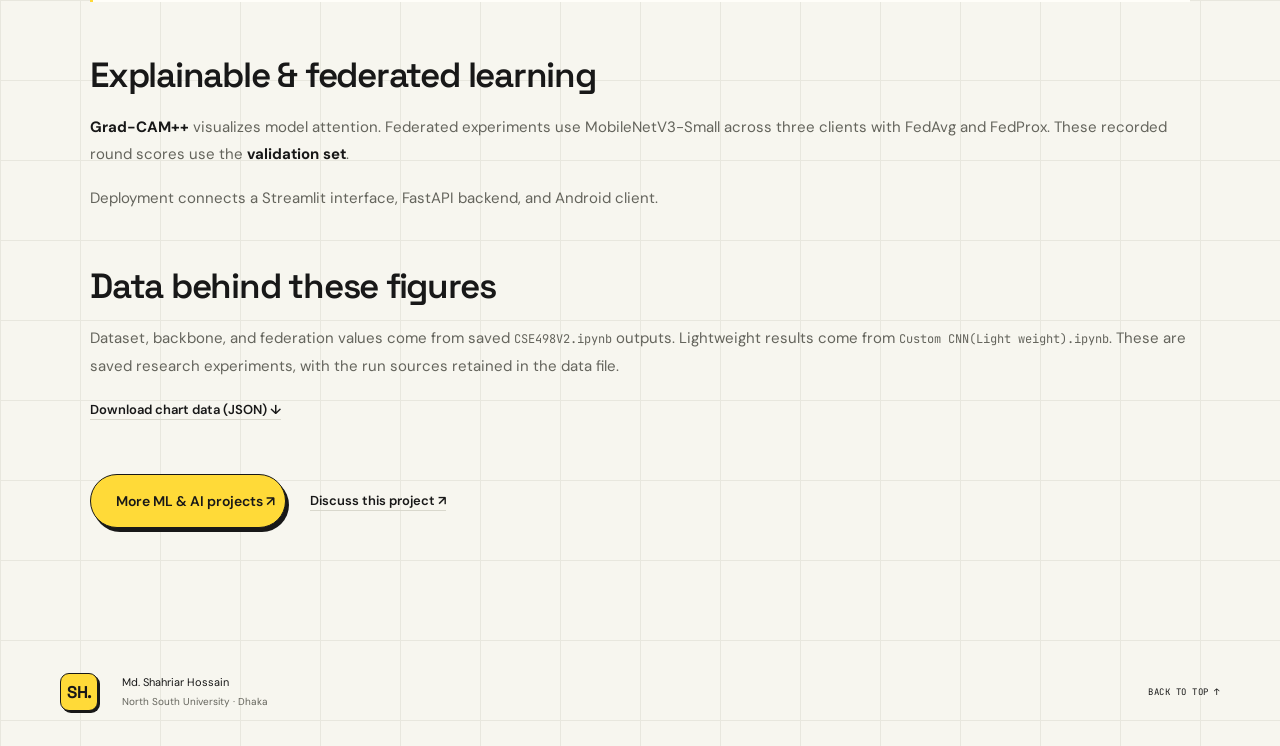
<file: projects/retinal-eye-disease.html>
<!doctype html>
<html lang="en"><head><meta charset="UTF-8"/><meta name="viewport" content="width=device-width, initial-scale=1"/><meta name="theme-color" content="#f7f6ef"/><title>Explainable AI-Based Eye Disease Classification Using Retinal Image — Shahriar Hossain</title><meta name="description" content="University research into retinal-image classification with pretrained vision models and a lightweight custom CNN. Grad-CAM++ explains model attention, while FedAvg and FedProx support federated experiments. Includes web, API, and Android interfaces."/>
<script>try { document.documentElement.dataset.theme = localStorage.getItem('shahriar_portfolio_theme') === 'dark' ? 'dark' : 'light'; } catch { document.documentElement.dataset.theme = 'light'; }</script>
<link rel="preconnect" href="https://fonts.googleapis.com"/><link rel="preconnect" href="https://fonts.gstatic.com" crossorigin/><link href="https://fonts.googleapis.com/css2?family=DM+Sans:wght@400;500;600;700&amp;family=Space+Grotesk:wght@400;500;600;700&amp;family=JetBrains+Mono:wght@400;500&amp;display=swap" rel="stylesheet"/><link rel="stylesheet" href="../styles.css?v=347d2df9d1c9"/><script src="./project-page.js?v=d3bc4cdf9ba0" defer></script><script src="./research-gallery.js?v=d48507a5d8e0" defer></script></head>
<body><a class="skip-link" href="#main">Skip to content</a><header class="site-header"><nav class="nav shell research-nav" aria-label="Project navigation"><a class="brand" href="../index.html" aria-label="Portfolio home">SH<span class="brand-dot">.</span></a><div class="research-nav-links"><a class="text-link" href="../index.html#apps">Apps</a><a class="text-link" href="../index.html#ai-ml">ML &amp; AI</a></div><button class="icon-button theme-toggle" id="themeToggle" type="button" aria-label="Switch to dark theme" aria-pressed="false"><svg class="sun" viewBox="0 0 24 24" aria-hidden="true"><circle cx="12" cy="12" r="4"/><path d="M12 2v2m0 16v2M2 12h2m16 0h2M5 5l1.5 1.5m11 11L19 19M5 19l1.5-1.5m11-11L19 5"/></svg><svg class="moon" viewBox="0 0 24 24" aria-hidden="true"><path d="M20.6 14a9 9 0 0 1-10.5-10.6A9 9 0 1 0 20.6 14Z"/></svg></button></nav></header>
<main id="main" class="shell research-page"><a class="text-link" href="../index.html#retinal-research">← Back to ML &amp; AI projects</a><span class="section-index mono research-eyebrow">NORTH SOUTH UNIVERSITY / CSE498 RESEARCH</span><h1>Explainable AI-Based Eye Disease Classification Using Retinal Image</h1><p class="research-lead">University research into retinal-image classification with pretrained vision models and a lightweight custom CNN. Grad-CAM++ explains model attention, while FedAvg and FedProx support federated experiments. Includes web, API, and Android interfaces.</p><dl class="research-metrics"><div><dt>Indexed images</dt><dd>16,242</dd></div><div><dt>Labels / holdout</dt><dd>10 classes · 2,437 test</dd></div><div><dt>DenseNet121 test accuracy</dt><dd>89.82%</dd></div></dl><ul class="tech-tags"><li>PyTorch</li><li>OurCNN / DenseNet121</li><li>Grad-CAM++</li><li>FedAvg / FedProx</li><li>Streamlit</li><li>FastAPI</li></ul><div class="research-actions"><a class="button button-small button-primary" href="https://github.com/Shahriar811/Explainable-AI-Based-Eye-Disease-Classification-Using-Retinal-Image" target="_blank" rel="noopener noreferrer">View source ↗</a><a class="text-link" href="#results">Explore data &amp; results ↓</a></div>

<div class="project-carousel" data-carousel role="region" aria-roledescription="carousel" aria-label="Retinal eye-disease research image gallery"><figure class="carousel-slide" data-carousel-slide role="group" aria-roledescription="slide" aria-label="1 of 8: Classification &amp; XAI pipeline" aria-hidden="false"><button class="carousel-image" type="button" data-gallery-preview data-preview="../images/projects/research/retinal-generated-pipeline.png" data-preview-kind="chart" data-caption="Classification &amp; XAI pipeline — Vision models, Grad-CAM++, federated experiments, and web/API/Android deployment." aria-label="Enlarge Classification &amp; XAI pipeline"><img src="../images/projects/research/retinal-generated-pipeline.png" width="1672" height="941" alt="Classification &amp; XAI pipeline — Vision models, Grad-CAM++, federated experiments, and web/API/Android deployment." loading="lazy"/><span class="figure-enlarge mono" aria-hidden="true">ENLARGE ↗</span></button><figcaption class="carousel-caption"><h4>Classification &amp; XAI pipeline</h4><p>Vision models, Grad-CAM++, federated experiments, and web/API/Android deployment.</p></figcaption></figure><figure class="carousel-slide" data-carousel-slide role="group" aria-roledescription="slide" aria-label="2 of 8: Vision-model comparison" aria-hidden="true" hidden><button class="carousel-image" type="button" data-gallery-preview data-preview="../images/projects/research/retinal-model-performance.png" data-preview-kind="chart" data-caption="Vision-model comparison — Five backbone models and the separate OurCNN experiment; recorded accuracy and weighted F1." aria-label="Enlarge Vision-model comparison"><img src="../images/projects/research/retinal-model-performance.png" width="1457" height="859" alt="Vision-model comparison — Five backbone models and the separate OurCNN experiment; recorded accuracy and weighted F1." loading="lazy"/><span class="figure-enlarge mono" aria-hidden="true">ENLARGE ↗</span></button><figcaption class="carousel-caption"><h4>Vision-model comparison</h4><p>Five backbone models and the separate OurCNN experiment; recorded accuracy and weighted F1.</p></figcaption></figure><figure class="carousel-slide" data-carousel-slide role="group" aria-roledescription="slide" aria-label="3 of 8: Original dataset samples" aria-hidden="true" hidden><button class="carousel-image" type="button" data-gallery-preview data-preview="../images/projects/research/retinal-dataset-samples.png" data-preview-kind="chart" data-caption="Original dataset samples — One example from each of the ten image classes, with recorded class counts." aria-label="Enlarge Original dataset samples"><img src="../images/projects/research/retinal-dataset-samples.png" width="1766" height="651" alt="Original dataset samples — One example from each of the ten image classes, with recorded class counts." loading="lazy"/><span class="figure-enlarge mono" aria-hidden="true">ENLARGE ↗</span></button><figcaption class="carousel-caption"><h4>Original dataset samples</h4><p>One example from each of the ten image classes, with recorded class counts.</p></figcaption></figure><figure class="carousel-slide" data-carousel-slide role="group" aria-roledescription="slide" aria-label="4 of 8: Grad-CAM++ explanation example" aria-hidden="true" hidden><button class="carousel-image" type="button" data-gallery-preview data-preview="../images/projects/research/retinal-gradcam-example.png" data-preview-kind="chart" data-caption="Grad-CAM++ explanation example — Original image beside the model-attention heatmap from a saved research prediction." aria-label="Enlarge Grad-CAM++ explanation example"><img src="../images/projects/research/retinal-gradcam-example.png" width="839" height="390" alt="Grad-CAM++ explanation example — Original image beside the model-attention heatmap from a saved research prediction." loading="lazy"/><span class="figure-enlarge mono" aria-hidden="true">ENLARGE ↗</span></button><figcaption class="carousel-caption"><h4>Grad-CAM++ explanation example</h4><p>Original image beside the model-attention heatmap from a saved research prediction.</p></figcaption></figure><figure class="carousel-slide" data-carousel-slide role="group" aria-roledescription="slide" aria-label="5 of 8: DenseNet121 confusion matrix" aria-hidden="true" hidden><button class="carousel-image" type="button" data-gallery-preview data-preview="../images/projects/research/retinal-densenet-confusion-matrix.png" data-preview-kind="chart" data-caption="DenseNet121 confusion matrix — Saved test-set confusion matrix across all ten classes." aria-label="Enlarge DenseNet121 confusion matrix"><img src="../images/projects/research/retinal-densenet-confusion-matrix.png" width="779" height="590" alt="DenseNet121 confusion matrix — Saved test-set confusion matrix across all ten classes." loading="lazy"/><span class="figure-enlarge mono" aria-hidden="true">ENLARGE ↗</span></button><figcaption class="carousel-caption"><h4>DenseNet121 confusion matrix</h4><p>Saved test-set confusion matrix across all ten classes.</p></figcaption></figure><figure class="carousel-slide" data-carousel-slide role="group" aria-roledescription="slide" aria-label="6 of 8: Image-class distribution" aria-hidden="true" hidden><button class="carousel-image" type="button" data-gallery-preview data-preview="../images/projects/research/retinal-dataset-distribution.png" data-preview-kind="chart" data-caption="Image-class distribution — 16,242 indexed augmented images across ten classes." aria-label="Enlarge Image-class distribution"><img src="../images/projects/research/retinal-dataset-distribution.png" width="1618" height="1016" alt="Image-class distribution — 16,242 indexed augmented images across ten classes." loading="lazy"/><span class="figure-enlarge mono" aria-hidden="true">ENLARGE ↗</span></button><figcaption class="carousel-caption"><h4>Image-class distribution</h4><p>16,242 indexed augmented images across ten classes.</p></figcaption></figure><figure class="carousel-slide" data-carousel-slide role="group" aria-roledescription="slide" aria-label="7 of 8: Federated validation rounds" aria-hidden="true" hidden><button class="carousel-image" type="button" data-gallery-preview data-preview="../images/projects/research/retinal-federated-rounds.png" data-preview-kind="chart" data-caption="Federated validation rounds — FedAvg and FedProx validation accuracy across three rounds; these are validation scores." aria-label="Enlarge Federated validation rounds"><img src="../images/projects/research/retinal-federated-rounds.png" width="1458" height="859" alt="Federated validation rounds — FedAvg and FedProx validation accuracy across three rounds; these are validation scores." loading="lazy"/><span class="figure-enlarge mono" aria-hidden="true">ENLARGE ↗</span></button><figcaption class="carousel-caption"><h4>Federated validation rounds</h4><p>FedAvg and FedProx validation accuracy across three rounds; these are validation scores.</p></figcaption></figure><figure class="carousel-slide" data-carousel-slide role="group" aria-roledescription="slide" aria-label="8 of 8: OurCNN training curves" aria-hidden="true" hidden><button class="carousel-image" type="button" data-gallery-preview data-preview="../images/projects/research/retinal-ourcnn-training-curves.png" data-preview-kind="chart" data-caption="OurCNN training curves — Original training/validation accuracy and loss across 15 epochs." aria-label="Enlarge OurCNN training curves"><img src="../images/projects/research/retinal-ourcnn-training-curves.png" width="1934" height="731" alt="OurCNN training curves — Original training/validation accuracy and loss across 15 epochs." loading="lazy"/><span class="figure-enlarge mono" aria-hidden="true">ENLARGE ↗</span></button><figcaption class="carousel-caption"><h4>OurCNN training curves</h4><p>Original training/validation accuracy and loss across 15 epochs.</p></figcaption></figure><div class="carousel-controls"><button class="carousel-control" type="button" data-carousel-prev aria-label="Previous image in Retinal eye-disease research gallery"><span aria-hidden="true">←</span> Previous</button><span class="carousel-count mono" data-carousel-count role="status" aria-live="polite">1 / 8</span><button class="carousel-control" type="button" data-carousel-next aria-label="Next image in Retinal eye-disease research gallery">Next <span aria-hidden="true">→</span></button></div><div class="carousel-dots" role="group" aria-label="Choose an image"><button class="carousel-dot" type="button" data-carousel-dot aria-label="Show image 1: Classification &amp; XAI pipeline" aria-current="true"></button><button class="carousel-dot" type="button" data-carousel-dot aria-label="Show image 2: Vision-model comparison"></button><button class="carousel-dot" type="button" data-carousel-dot aria-label="Show image 3: Original dataset samples"></button><button class="carousel-dot" type="button" data-carousel-dot aria-label="Show image 4: Grad-CAM++ explanation example"></button><button class="carousel-dot" type="button" data-carousel-dot aria-label="Show image 5: DenseNet121 confusion matrix"></button><button class="carousel-dot" type="button" data-carousel-dot aria-label="Show image 6: Image-class distribution"></button><button class="carousel-dot" type="button" data-carousel-dot aria-label="Show image 7: Federated validation rounds"></button><button class="carousel-dot" type="button" data-carousel-dot aria-label="Show image 8: OurCNN training curves"></button></div></div><p class="research-gallery-note">Use Previous / Next to browse all figures. The tables below retain the recorded counts, scores, and source notes.</p><div id="results"><section class="research-block"><h2>Dataset &amp; sample distribution</h2><p>The notebook indexes <strong>16,242 images across 10 classes</strong> from the Eye Disease Image Dataset’s augmented directory. A stratified 70 / 15 / 15 split produces 11,369 training, 2,436 validation, and 2,437 test images.</p><div class="research-table-wrap" role="region" aria-label="Retinal dataset split" tabindex="0"><table class="research-table"><caption>Retinal dataset split</caption><thead><tr><th scope="col">Split</th><th scope="col">Images</th></tr></thead><tbody><tr><th scope="row">Train</th><td>11,369</td></tr><tr><th scope="row">Validation</th><td>2,436</td></tr><tr><th scope="row">Test</th><td>2,437</td></tr><tr><th scope="row">Total indexed images</th><td>16,242</td></tr></tbody></table></div><div class="research-table-wrap" role="region" aria-label="Retinal image counts by class" tabindex="0"><table class="research-table"><caption>Retinal image counts by class</caption><thead><tr><th scope="col">Image class</th><th scope="col">Count</th></tr></thead><tbody><tr><th scope="row">Central Serous Chorioretinopathy [Color Fundus]</th><td>606</td></tr><tr><th scope="row">Diabetic Retinopathy</th><td>3444</td></tr><tr><th scope="row">Disc Edema</th><td>762</td></tr><tr><th scope="row">Glaucoma</th><td>2880</td></tr><tr><th scope="row">Healthy</th><td>2676</td></tr><tr><th scope="row">Macular Scar</th><td>1937</td></tr><tr><th scope="row">Myopia</th><td>2251</td></tr><tr><th scope="row">Pterygium</th><td>102</td></tr><tr><th scope="row">Retinal Detachment</th><td>750</td></tr><tr><th scope="row">Retinitis Pigmentosa</th><td>834</td></tr></tbody></table></div><p class="data-note">Counts describe indexed augmented images, not unique patients. The saved artifacts do not establish a patient-level split.</p></section><section class="research-block"><h2>Vision models &amp; performance</h2><p>The backbone experiment compares <strong>DenseNet121, ResNet50, EfficientNet-B0, MobileNetV3-Small, and ViT Small</strong>. A separate lightweight <strong>OurCNN</strong> experiment uses 122,972 parameters, compared with 7,978,856 for the DenseNet121 reference—about 64.9× fewer parameters.</p><div class="research-table-wrap" role="region" aria-label="Recorded retinal test scores" tabindex="0"><table class="research-table"><caption>Recorded retinal test scores</caption><thead><tr><th scope="col">Model</th><th scope="col">Accuracy</th><th scope="col">Weighted precision</th><th scope="col">Weighted F1</th></tr></thead><tbody><tr><th scope="row">DenseNet121</th><td>89.82%</td><td>89.87%</td><td>89.74%</td></tr><tr><th scope="row">ResNet50</th><td>89.66%</td><td>89.74%</td><td>89.57%</td></tr><tr><th scope="row">EfficientNet-B0</th><td>89.50%</td><td>89.59%</td><td>89.45%</td></tr><tr><th scope="row">MobileNetV3-Small</th><td>86.79%</td><td>86.98%</td><td>86.61%</td></tr><tr><th scope="row">ViT Small</th><td>82.36%</td><td>82.92%</td><td>82.15%</td></tr><tr><th scope="row">OurCNN</th><td>76.24%</td><td>77.35%</td><td>75.48%</td></tr></tbody></table></div><p class="data-note">Backbone metrics come from CSE498V2; OurCNN comes from Custom CNN(Light weight). All entries report results on a 2,437-image test split in their respective notebooks.</p></section><section class="research-block"><h2>Explainable &amp; federated learning</h2><p><strong>Grad-CAM++</strong> visualizes model attention. Federated experiments use MobileNetV3-Small across three clients with FedAvg and FedProx. These recorded round scores use the <strong>validation set</strong>.</p><p>Deployment connects a Streamlit interface, FastAPI backend, and Android client.</p></section><section class="research-block"><h2>Data behind these figures</h2><p>Dataset, backbone, and federation values come from saved <code>CSE498V2.ipynb</code> outputs. Lightweight results come from <code>Custom CNN(Light weight).ipynb</code>. These are saved research experiments, with the run sources retained in the data file.</p><a class="text-link" href="./data/retinal-results.json" download>Download chart data (JSON) ↓</a></section></div><div class="research-actions"><a class="button button-primary" href="../index.html#ai-ml">More ML &amp; AI projects ↗</a><a class="text-link" href="mailto:mdshahriarhossain08@gmail.com">Discuss this project ↗</a></div></main>
<footer class="site-footer shell"><a class="brand" href="../index.html" aria-label="Portfolio home">SH<span class="brand-dot">.</span></a><p>Md. Shahriar Hossain<br/><span>North South University · Dhaka</span></p><a class="back-top mono" href="#main">BACK TO TOP ↑</a></footer>
<dialog class="image-dialog" id="imageDialog" data-kind="chart" aria-labelledby="previewCaption"><div class="dialog-top"><p id="previewCaption"></p><button class="icon-button" id="closePreview" aria-label="Close image preview">×</button></div><div class="gallery-preview-controls" id="galleryPreviewControls" hidden><button class="carousel-control" type="button" id="galleryPreviewPrev" aria-label="Previous gallery image">← Previous</button><span class="carousel-count mono" id="galleryPreviewCount" role="status" aria-live="polite"></span><button class="carousel-control" type="button" id="galleryPreviewNext" aria-label="Next gallery image">Next →</button><a class="text-link" id="galleryPreviewOriginal" target="_blank" rel="noopener noreferrer">Open full size ↗</a></div><img id="previewImage" alt=""/></dialog></body></html>
</file>
<file: styles.css>
:root {
  color-scheme: light;
  --paper: #f7f6ef; --ink: #181818; --muted: #64645c; --surface: #fffef9;
  --line: #d9d8cd; --grid: #e8e7de; --yellow: #ffda38; --shadow: #181818;
  --display: 'Space Grotesk', Arial, sans-serif; --body: 'DM Sans', Arial, sans-serif;
  --mono: 'JetBrains Mono', monospace;
}
:root[data-theme="dark"] { color-scheme: dark; --paper: #181a18; --ink: #f4f3eb; --muted: #b1b2a8; --surface: #22251f; --line: #41453b; --grid: #292d27; --shadow: #060806; }
*, *::before, *::after { box-sizing: border-box; }
html { scroll-behavior: smooth; scroll-padding-top: 100px; }
body { margin: 0; color: var(--ink); font-family: var(--body); background-color: var(--paper); background-image: linear-gradient(var(--grid) 1px, transparent 1px), linear-gradient(90deg, var(--grid) 1px, transparent 1px); background-size: 80px 80px; line-height: 1.6; -webkit-font-smoothing: antialiased; }
body:has(dialog[open]) { overflow: hidden; }
::selection { background: var(--yellow); color: #181818; }
button, input, textarea { font: inherit; }
button, a { -webkit-tap-highlight-color: transparent; }
button { cursor: pointer; color: inherit; }
a { color: inherit; text-decoration: none; }
img { display: block; max-width: 100%; }
h1, h2, h3, p { margin: 0; }
button:focus-visible, a:focus-visible, input:focus-visible, textarea:focus-visible { outline: 3px solid var(--ink); outline-offset: 5px; }
[hidden] { display: none !important; }
.shell { width: min(1160px, calc(100% - 96px)); margin-inline: auto; }
.mono { font-family: var(--mono); font-size: 11px; letter-spacing: .06em; }
.skip-link { position: fixed; top: -100px; left: 20px; padding: 12px 20px; background: var(--yellow); color: #181818; z-index: 1000; }
.skip-link:focus { top: 10px; }
.site-header { position: sticky; top: 0; z-index: 50; background: var(--paper); border-bottom: 1px solid var(--line); }
.nav { min-height: 94px; display: flex; align-items: center; justify-content: space-between; gap: 28px; }
.brand { display: flex; align-items: center; justify-content: center; width: 49px; height: 49px; flex-shrink: 0; background: var(--yellow); color: #181818; border: 1.5px solid #181818; border-radius: 12px; font: 700 22px var(--display); box-shadow: 2px 2px 0 #181818; }
.brand-dot { margin-left: -1px; }
.nav-links { display: flex; gap: 30px; margin-left: auto; }
.nav-links a { font-size: 13px; font-weight: 600; position: relative; }
.nav-links a::after { content: ''; position: absolute; bottom: -6px; left: 0; width: 100%; height: 3px; background: var(--yellow); transform: scaleX(0); transform-origin: left; transition: transform .2s; }
.nav-links a:hover::after, .nav-links a[aria-current]::after { transform: scaleX(1); }
.nav-actions { display: flex; align-items: center; gap: 12px; }
.icon-button { display: grid; place-items: center; border: 1.5px solid var(--ink); background: var(--surface); border-radius: 50%; width: 42px; height: 42px; }
.icon-button:hover { background: var(--yellow); color: #181818; border-color: #181818; }
.icon-button svg { width: 21px; height: 21px; fill: none; stroke: currentColor; stroke-width: 1.6; stroke-linecap: round; stroke-linejoin: round; }
.moon { display: none; }
[data-theme="dark"] .moon { display: block; }
[data-theme="dark"] .sun { display: none; }
.menu-toggle { display: none; }
.button { display: inline-flex; align-items: center; justify-content: space-between; gap: 26px; min-height: 54px; padding: 9px 10px 9px 25px; border: 1.5px solid var(--ink); border-radius: 99px; background: var(--surface); font-size: 14px; font-weight: 600; box-shadow: 3px 4px 0 var(--shadow); transition: transform .2s, box-shadow .2s; }
.button:hover { transform: translate(-1px, -2px); box-shadow: 4px 6px 0 var(--shadow); }
.button:active { transform: translate(2px, 2px); box-shadow: 1px 1px 0 var(--shadow); }
.button-small { min-height: 40px; padding: 8px 18px; font-size: 12px; gap: 20px; box-shadow: 2px 2px 0 var(--shadow); }
.button-primary { background: var(--yellow); color: #181818; border-color: #181818; }
.button-circle { display: grid; place-items: center; width: 34px; height: 34px; border-radius: 50%; background: #181818; color: var(--yellow); font-size: 22px; }
.text-link { display: inline-flex; align-items: center; gap: 10px; font-size: 13px; font-weight: 600; text-decoration: underline; text-decoration-color: var(--line); text-underline-offset: 5px; }
.text-link:hover { text-decoration-color: var(--ink); }
.hero { padding-top: 42px; }
.hero-eyebrow { display: flex; align-items: center; gap: 22px; }
.eyebrow-line { height: 1px; flex: 1; background: var(--line); }
.availability { display: inline-flex; align-items: center; gap: 8px; font-size: 11px; }
.availability i { width: 7px; height: 7px; border-radius: 50%; background: #477848; box-shadow: 0 0 0 3px #47784815; }
.hero-heading-wrap { position: relative; margin-top: 28px; }
h1 { font-family: var(--display); font-size: clamp(68px, 9.55vw, 126px); font-weight: 700; letter-spacing: -.075em; line-height: .98; }
.name-prefix { font-size: .43em; letter-spacing: -.06em; }
.surname { position: relative; z-index: 0; }
.surname svg { position: absolute; z-index: -1; left: 0; bottom: -.06em; width: 100%; height: .18em; fill: none; stroke: var(--yellow); stroke-width: 9; stroke-linecap: round; }
.name-period { color: var(--yellow); }
.hero-sticker { position: absolute; top: 90px; right: 22px; font-size: 15px; line-height: 1.5; transform: rotate(8deg); }
.hero-sticker strong { font-family: Georgia, serif; font-style: italic; font-size: 24px; font-weight: 400; }
.hero-sticker svg { position: absolute; top: 60px; left: 32px; width: 55px; fill: none; stroke: var(--ink); stroke-width: 1.5; stroke-linecap: round; }
.hero-bottom { display: grid; grid-template-columns: 1fr 350px; gap: 70px; align-items: center; padding: 46px 0 34px; }
.hero-lead { font: 400 clamp(23px, 2.7vw, 33px)/1.35 var(--display); letter-spacing: -.035em; }
.hero-lead strong { font-weight: 600; }
.highlight { background: linear-gradient(transparent 65%, var(--yellow) 65%, var(--yellow) 94%, transparent 94%); }
[data-theme="dark"] .highlight { background: linear-gradient(transparent 65%, #847021 65%, #847021 94%, transparent 94%); }
.hero-description { max-width: 545px; margin-top: 20px; font-size: 14px; color: var(--muted); line-height: 1.8; }
.hero-actions { display: flex; align-items: center; gap: 30px; margin-top: 28px; }
.hero-portrait { width: 330px; justify-self: center; position: relative; }
.portrait-frame { padding: 9px 9px 0; background: var(--surface); border: 1.5px solid var(--ink); box-shadow: 5px 5px 0 var(--shadow); transform: rotate(5deg); }
.portrait-frame img { aspect-ratio: 1.08; width: 100%; height: auto; object-fit: cover; object-position: 50% 35%; }
.portrait-caption { display: block; padding: 9px 0 10px; text-align: center; font: 9px var(--mono); }
.portrait-note { display: block; margin-top: 17px; text-align: center; font: italic 17px Georgia, serif; transform: rotate(-3deg); }
.portrait-note span { color: #a28413; margin-left: 5px; font-size: 26px; }
.hero-footer { border-top: 1px solid var(--line); border-bottom: 1px solid var(--line); padding: 24px 0; display: flex; align-items: center; justify-content: space-between; gap: 20px; }
.hero-stats { display: flex; gap: 60px; }
.hero-stats div { display: flex; align-items: center; gap: 14px; }
.hero-stats strong { font: 600 34px var(--display); letter-spacing: -.05em; }
.hero-stats span { font: 9px var(--mono); color: var(--muted); max-width: 70px; }
.scroll-hint { display: flex; align-items: center; gap: 18px; color: var(--muted); font-size: 9px; }
.scroll-hint span { font-size: 23px; color: var(--ink); }
.section { padding-top: 105px; }
.section-heading { display: flex; align-items: flex-end; justify-content: space-between; gap: 30px; margin-bottom: 36px; }
.section-index { display: block; color: var(--muted); margin-bottom: 17px; }
h2 { font: 500 clamp(36px, 4.4vw, 54px)/1.12 var(--display); letter-spacing: -.05em; }
.serif-word { font-family: Georgia, 'Times New Roman', serif; font-style: italic; font-weight: 400; letter-spacing: -.05em; }
.section-heading > p { font-size: 13px; color: var(--muted); padding-bottom: 3px; }
.filter-row { display: flex; justify-content: space-between; align-items: center; gap: 20px; margin-bottom: 28px; }
.project-filters { display: flex; flex-wrap: wrap; gap: 8px; }
.filter { border: 1px solid var(--line); border-radius: 99px; background: var(--paper); padding: 9px 16px; font-size: 12px; }
.filter span { margin-left: 8px; font: 10px var(--mono); }
.filter.active { background: var(--ink); color: var(--paper); border-color: var(--ink); }
.filter:not(.active):hover { border-color: var(--ink); }
.project-count { white-space: nowrap; color: var(--muted); font-size: 10px; }
.project-grid { display: grid; grid-template-columns: repeat(2, minmax(0, 1fr)); gap: 26px; }
.project-card { min-width: 0; border: 1.5px solid var(--ink); border-radius: 17px; overflow: hidden; background: var(--surface); display: flex; flex-direction: column; transition: box-shadow .2s; }
.project-card:hover { box-shadow: 4px 5px 0 var(--shadow); }
.project-copy { padding: 29px; display: flex; flex-direction: column; flex: 1; align-items: flex-start; }
.project-kicker { display: flex; align-items: center; justify-content: space-between; width: 100%; font-size: 9px; color: var(--muted); }
.tag-accent { background: var(--yellow); color: #181818; padding: 3px 7px; border-radius: 3px; }
h3 { font-family: var(--display); letter-spacing: -.04em; font-weight: 600; }
.project-copy h3 { font-size: 31px; margin: 10px 0; line-height: 1.25; }
.project-copy h3 > span { color: #a98a0a; margin-left: 16px; font-size: 30px; }
.project-description { font-size: 13px; line-height: 1.8; color: var(--muted); }
.tech-tags { list-style: none; display: flex; flex-wrap: wrap; gap: 7px; margin: 18px 0 24px; padding: 0; }
.tech-tags li { font: 9px var(--mono); border: 1px solid var(--line); border-radius: 5px; padding: 5px 8px; }
.project-links { display: flex; align-items: center; flex-wrap: wrap; gap: 19px; margin-top: auto; width: 100%; }
.download-size { font-size: 9px; color: var(--muted); margin-left: auto; }
.project-copy > .text-link { margin-top: auto; }
.project-stage { height: 340px; position: relative; overflow: hidden; border-bottom: 1.5px solid var(--ink); color: #181818; display: flex; align-items: center; justify-content: center; }
.stage-label { position: absolute; top: 20px; left: 24px; font-size: 9px; z-index: 2; }
.stage-footnote { position: absolute; bottom: 17px; left: 24px; font-size: 9px; z-index: 2; }
.featured-project { grid-column: 1 / -1; display: grid; grid-template-columns: 1.18fr 1fr; }
.featured-project .project-copy { padding: 38px; }
.featured-project .project-copy h3 { font-size: 43px; }
.project-subtitle { font: 500 19px var(--display); margin-bottom: 14px; letter-spacing: -.03em; }
.featured-project .project-stage { height: 100%; min-height: 380px; border-bottom: 0; border-left: 1.5px solid var(--ink); }
.small-note { font-size: 8px; color: var(--muted); }
.solvix-stage { background: #efdf91; background-image: radial-gradient(#18181820 1px, transparent 1px); background-size: 15px 15px; }
.solvix-stage .phone-pair { margin-top: 0; }
.adda-stage { background: #dfe7dc; }.aura-stage { background: #e7dff0; }
.phone-pair { position: relative; width: 280px; height: 310px; margin-top: 65px; }
.phone { position: absolute; width: 142px; padding: 4px; border: 2px solid #181818; border-radius: 23px; background: #181818; box-shadow: 8px 10px 14px #0002; transition: transform .25s; }
.phone img { width: 100%; height: auto; aspect-ratio: 1080 / 2340; object-fit: cover; border-radius: 17px; }
.phone-back { left: 15px; top: 6px; transform: rotate(-9deg); }.phone-front { right: 10px; top: -10px; transform: rotate(8deg); }
.phone-back:hover { transform: rotate(-9deg) translateY(-8px); }.phone-front:hover { transform: rotate(8deg) translateY(-8px); }
.cinelog-stage { background: #efb38e; }
.life-stage { background: #dce4ec; }
.mobility-project { grid-column: 1 / -1; display: grid; grid-template-columns: 1fr 1.18fr; }
.mobility-project .project-stage { height: 100%; min-height: 380px; border-bottom: 0; border-right: 1.5px solid var(--ink); }
.mobility-stage { background: #e0e5c9; background-image: linear-gradient(30deg, transparent 47%, #f8f7ee 48%, #f8f7ee 51%, transparent 52%), linear-gradient(90deg, transparent 47%, #f8f7ee 48%, #f8f7ee 51%, transparent 52%); background-size: 90px 90px; }
.work-note { font-size: 8px; margin-top: 20px; color: var(--muted); }
.about-section { border-bottom: 1px solid var(--line); padding-bottom: 85px; }.asterisk { font-size: 100px; line-height: 1; color: #b19625; }
.about-layout { display: grid; grid-template-columns: 1.25fr 1fr; gap: 90px; align-items: start; }
.about-copy p { font-size: 14px; line-height: 1.85; color: var(--muted); margin-bottom: 18px; }.about-copy strong { color: var(--ink); font-weight: 500; }
.about-copy .about-lead { color: var(--ink); font: 500 23px/1.45 var(--display); letter-spacing: -.03em; }
.about-note { background: #eee7cb; color: #181818; padding: 32px; border: 1.5px solid #181818; box-shadow: 4px 5px 0 var(--shadow); transform: rotate(2deg); position: relative; }
.about-note::before { content: ''; position: absolute; top: -12px; left: 40%; width: 80px; height: 24px; background: #ffda3880; transform: rotate(-5deg); }.about-note > .mono { font-size: 10px; }.about-note dl { margin: 16px 0 26px; }
.about-note dl > div { border-bottom: 1px solid #18181825; padding: 12px 0; }.about-note dt { font: 9px var(--mono); color: #66634e; margin-bottom: 3px; }.about-note dd { margin: 0; font-size: 13px; font-weight: 500; }.note-signature { font: italic 17px Georgia, serif; }
.skill-list { border-top: 1px solid var(--ink); }.skill-row { display: grid; grid-template-columns: 285px 1fr; gap: 35px; border-bottom: 1px solid var(--line); padding: 25px 0; align-items: start; }
.skill-row h3 { font-size: 17px; }.skill-row h3 .mono { margin-right: 18px; color: var(--muted); font-size: 10px; }.skill-row > div { display: flex; flex-wrap: wrap; gap: 8px; }.skill-row > div > span { padding: 5px 11px; font-size: 12px; border: 1px solid var(--line); background: var(--surface); border-radius: 5px; }
.journey-list { border-top: 1px solid var(--ink); }.journey-item { display: grid; grid-template-columns: 165px 1fr auto; gap: 32px; padding: 28px 0; border-bottom: 1px solid var(--line); }.journey-date { color: var(--muted); padding-top: 3px; font-size: 10px; }.journey-type { font-size: 9px; color: var(--muted); }.journey-item h3 { font-size: 20px; margin: 7px 0; }.journey-item p { font-size: 13px; color: var(--muted); max-width: 590px; }.journey-symbol { font-size: 28px; }.grade { background: var(--surface); padding: 6px 9px; border: 1px solid var(--line); border-radius: 5px; height: fit-content; font-size: 9px; }
.contact-section { margin-top: 100px; padding: 45px; border: 1.5px solid var(--ink); border-radius: 18px; background: var(--surface); box-shadow: 5px 5px 0 var(--shadow); }.contact-layout { display: grid; grid-template-columns: 1.15fr 1fr; gap: 60px; margin-top: 28px; }.contact-layout h2 { position: relative; font-size: clamp(38px, 4.5vw, 55px); }.contact-star { display: inline-block; font-size: 44px; color: #b19625; margin-left: 5px; }.contact-intro { font-size: 14px; line-height: 1.8; color: var(--muted); margin: 22px 0 25px; max-width: 375px; }.contact-email { font: 500 16px var(--display); display: block; overflow-wrap: anywhere; }
.copy-button { border: 0; padding: 0; margin-top: 12px; background: none; color: var(--muted); font-size: 10px; }.copy-button:hover { color: var(--ink); }.contact-socials { display: flex; flex-wrap: wrap; gap: 18px; margin-top: 35px; }.contact-socials a { font-size: 12px; }
.contact-socials { align-items: center; }
.contact-form { display: flex; flex-direction: column; align-items: flex-start; }.contact-form h3 { display: flex; justify-content: space-between; width: 100%; font-size: 20px; margin-bottom: 22px; }.contact-form label { font-size: 11px; font-weight: 500; margin-bottom: 6px; }.contact-form input, .contact-form textarea { width: 100%; border: 0; border-bottom: 1px solid var(--line); border-radius: 0; padding: 8px 0 12px; color: var(--ink); font-size: 12px; background: transparent; margin-bottom: 20px; }.contact-form textarea { resize: vertical; min-height: 95px; }.contact-form ::placeholder { color: var(--muted); opacity: 1; }.contact-form .button { min-height: 47px; font-size: 12px; }.contact-form .button-circle { height: 28px; width: 28px; font-size: 19px; }.form-note { font-size: 10px; color: var(--muted); margin-top: 13px; }
.site-footer { display: flex; align-items: center; gap: 24px; padding: 65px 0 35px; }.site-footer .brand { width: 38px; height: 38px; font-size: 17px; border-radius: 9px; }.site-footer p { font-size: 11px; line-height: 1.7; }.site-footer p > span { color: var(--muted); font-size: 10px; }.back-top { margin-left: auto; font-size: 9px; }
.toast { position: fixed; bottom: 24px; left: 50%; transform: translate(-50%, 15px); opacity: 0; pointer-events: none; padding: 12px 22px; background: var(--ink); color: var(--paper); border: 1px solid var(--yellow); border-radius: 99px; max-width: calc(100% - 32px); width: max-content; font-size: 12px; z-index: 100; transition: opacity .2s, transform .2s; }.toast.show { opacity: 1; transform: translate(-50%, 0); }
.image-dialog { border: 1.5px solid var(--ink); border-radius: 15px; background: var(--paper); color: var(--ink); width: min(500px, calc(100% - 32px)); max-height: 92dvh; padding: 18px; }.image-dialog::backdrop { background: #000b; backdrop-filter: blur(4px); }.dialog-top { display: flex; justify-content: space-between; align-items: center; gap: 20px; margin-bottom: 12px; font-size: 13px; }.dialog-top button { font-size: 25px; flex-shrink: 0; }.image-dialog > img { max-height: 74dvh; width: auto; margin: auto; border-radius: 10px; }
@media (min-width: 1400px) { h1 { font-size: 134px; } }
@media (max-width: 1050px) {
  .shell { width: calc(100% - 64px); }.nav-links { gap: 20px; }.nav { gap: 20px; }
  .hero-sticker { right: 5px; top: 65px; }.hero-bottom { gap: 35px; grid-template-columns: 1fr 280px; }.hero-portrait { width: 250px; }
  .hero-stats { gap: 30px; }.hero-stats div { gap: 10px; }.about-layout { gap: 50px; }.contact-layout { gap: 30px; }.contact-section { padding: 32px; }
  .project-copy { padding: 24px; }.featured-project .project-copy { padding: 28px; }.project-links { gap: 15px; }.download-size { width: 100%; margin-left: 0; }
}
@media (max-width: 800px) {
  .nav-links { position: absolute; top: 82px; left: 32px; right: 32px; display: none; flex-direction: column; gap: 0; padding: 16px; border: 1.5px solid var(--ink); border-radius: 12px; box-shadow: 4px 4px 0 var(--shadow); background: var(--surface); }.nav-links.open { display: flex; }.nav-links a { padding: 12px; }.nav-links a::after { bottom: 4px; width: 30px; left: 12px; }
  .menu-toggle { display: flex; flex-direction: column; justify-content: center; gap: 5px; border-radius: 10px; }.menu-toggle > span { height: 1.5px; width: 17px; background: currentColor; transition: transform .2s; }.menu-toggle[aria-expanded="true"] > span:first-child { transform: translateY(3.25px) rotate(45deg); }.menu-toggle[aria-expanded="true"] > span:last-child { transform: translateY(-3.25px) rotate(-45deg); }
  .nav { min-height: 80px; }.hero { padding-top: 32px; }.hero-sticker { display: none; }
  .hero-bottom { grid-template-columns: 1fr 220px; gap: 25px; }.hero-portrait { width: 200px; }.portrait-caption { font-size: 8px; }.portrait-note { font-size: 14px; }
  .hero-lead { font-size: 24px; }.hero-description { font-size: 13px; }.desktop-break { display: none; }.hero-actions { gap: 24px; }.hero-actions .button { font-size: 12px; gap: 12px; padding-left: 18px; }
  .hero-stats { gap: 35px; }.hero-stats div { flex-direction: column; align-items: flex-start; gap: 0; }.hero-stats span { max-width: none; font-size: 8px; }
  .section { padding-top: 75px; }.section-heading > p { max-width: 200px; font-size: 12px; }.project-grid { gap: 20px; }
  .featured-project { grid-template-columns: 1fr; }.featured-project .project-stage { min-height: 320px; border-left: 0; border-top: 1.5px solid var(--ink); }.featured-project .project-copy h3 { font-size: 38px; }
  .project-stage { height: 285px; }.phone-pair { transform: scale(.85); }.project-copy { padding: 22px; }.project-copy h3 { font-size: 27px; }.project-links .button { padding: 7px 13px; }.project-description { font-size: 12px; }.tech-tags { gap: 5px; }.tech-tags li { font-size: 8px; }.project-links .text-link { font-size: 12px; }
  .mobility-project { grid-template-columns: 1fr 1fr; }.mobility-project .project-stage { min-height: 350px; }
  .about-layout { grid-template-columns: 1fr; gap: 36px; }.about-note { width: min(100% - 12px, 450px); margin-left: 6px; }.about-section { padding-bottom: 60px; }.asterisk { font-size: 80px; }
  .skill-row { grid-template-columns: 210px 1fr; gap: 20px; }.skill-row h3 { font-size: 15px; }.skill-row h3 .mono { margin-right: 10px; }
  .journey-item { grid-template-columns: 115px 1fr; gap: 18px; }.journey-symbol { display: none; }.grade { grid-column: 2; justify-self: start; }
  .contact-section { margin-top: 75px; padding: 28px; }.contact-layout { grid-template-columns: 1fr; gap: 45px; }.contact-intro { max-width: 100%; }.contact-form { border-top: 1px solid var(--line); padding-top: 30px; }.contact-layout h2 { font-size: 49px; }
}
@media (max-width: 600px) {
  .shell { width: calc(100% - 40px); }.nav { min-height: 76px; gap: 12px; }.brand { width: 40px; height: 40px; font-size: 19px; border-radius: 10px; }.nav-actions { gap: 9px; }.icon-button { width: 36px; height: 36px; }.resume-link { min-height: 36px; padding: 7px 13px; font-size: 11px; gap: 12px; }.nav-links { left: 20px; right: 20px; top: 72px; }
  .hero-eyebrow { flex-wrap: wrap; gap: 12px; justify-content: space-between; }.hero-eyebrow > .mono { font-size: 9px; }.availability { font-size: 9px; }.eyebrow-line { display: none; }
  .hero-heading-wrap { margin-top: 32px; }h1 { font-size: clamp(47px, 12vw, 68px); letter-spacing: -.075em; }.name-prefix { font-size: .42em; }
  .hero-bottom { display: flex; flex-direction: column; align-items: flex-start; padding-top: 32px; gap: 30px; }.hero-lead { font-size: 25px; }.hero-description { font-size: 13px; margin-top: 16px; }.hero-actions { margin-top: 24px; }
  .hero-portrait { display: flex; align-items: center; gap: 24px; width: 100%; }.portrait-frame { width: min(58%, 200px); flex-shrink: 0; transform: rotate(-4deg); }.portrait-note { flex: 1; min-width: 0; max-width: 145px; font-size: 18px; margin-top: 0; text-align: left; }.portrait-note span { display: block; font-size: 37px; margin-top: 7px; }.portrait-caption { font-size: 7px; }
  .hero-footer { padding: 20px 0; }.hero-stats { gap: 26px; }.hero-stats strong { font-size: 30px; }.hero-stats span { font-size: 7px; }.scroll-hint { font-size: 0; gap: 0; }.scroll-hint span { font-size: 23px; }
  .section { padding-top: 64px; }h2 { font-size: 36px; }.section-heading { display: block; margin-bottom: 28px; }.section-heading > p { margin-top: 16px; max-width: none; }.section-index { font-size: 9px; margin-bottom: 13px; }
  .filter-row { display: block; }.project-count { display: block; margin-top: 12px; }.project-filters { gap: 6px; }.filter { padding: 8px 11px; font-size: 10px; }.filter span { font-size: 8px; margin-left: 4px; }
  .project-grid { grid-template-columns: 1fr; }.project-card { border-radius: 13px; }.featured-project .project-copy { padding: 24px; }.featured-project .project-stage { min-height: 320px; }.project-stage { height: 320px; }.phone-pair { transform: scale(.95); }.project-copy { padding: 24px; }.project-copy h3 { font-size: 29px; }.project-description { font-size: 13px; }.project-kicker { font-size: 8px; }.small-note { font-size: 7px; }.project-links { gap: 16px; }.download-size { width: auto; margin-left: auto; }
  .mobility-project { display: flex; }.mobility-project .project-stage { min-height: 320px; border-right: 0; border-bottom: 1.5px solid var(--ink); }.stage-label, .stage-footnote { left: 20px; font-size: 8px; }.work-note { font-size: 7px; line-height: 1.8; }
  .about-section .section-heading { position: relative; }.asterisk { position: absolute; right: 0; top: 40px; font-size: 60px; }.about-copy .about-lead { font-size: 22px; }.about-copy p { font-size: 13px; }.about-note { padding: 26px; }
  .skill-row { grid-template-columns: 1fr; gap: 16px; padding: 21px 0; }.skill-row > div > span { font-size: 11px; padding: 5px 9px; }.skill-row h3 { font-size: 17px; }
  .journey-item { grid-template-columns: 1fr; gap: 9px; padding: 23px 0; }.journey-date { font-size: 9px; }.journey-item h3 { font-size: 19px; }.journey-item p { font-size: 12px; }.grade { grid-column: 1; margin-top: 5px; }
  .contact-section { padding: 25px 21px; margin-top: 64px; }.contact-layout { margin-top: 22px; }.contact-layout h2 { font-size: 38px; }.contact-star { font-size: 30px; }.contact-email { font-size: 14px; }.contact-socials { gap: 16px; margin-top: 28px; }.contact-intro { font-size: 13px; }.contact-form h3 { font-size: 19px; }
  .site-footer { flex-wrap: wrap; padding: 45px 0 28px; gap: 18px; }.site-footer p { font-size: 10px; }.back-top { width: 100%; margin: 0; text-align: right; font-size: 8px; }
}
/* Use one reading column on phones, including wider landscape layouts. */
@media (max-width: 700px) {
  .project-grid { grid-template-columns: minmax(0, 1fr); }
  .mobility-project { display: flex; }
  .mobility-project .project-stage { height: 360px; min-height: 360px; border-right: 0; border-bottom: 1.5px solid var(--ink); }
  .project-copy, .contact-layout > *, .hero-intro { min-width: 0; }
}
@media (max-width: 600px) {
  html { scroll-padding-top: 92px; }
  .nav { min-height: 80px; }
  .nav-actions { gap: 8px; margin-left: auto; }
  .nav .brand, .nav .icon-button { width: 44px; height: 44px; }
  .resume-link { min-height: 44px; padding-inline: 13px; }
  .nav-links { top: 78px; }
  .hero-eyebrow { justify-content: flex-start; column-gap: 20px; row-gap: 8px; }
  .hero-bottom { gap: 28px; }
  .hero-portrait { display: grid; grid-template-columns: minmax(0, 1.2fr) minmax(0, .8fr); gap: 24px; align-items: center; }
  .portrait-frame { width: 100%; max-width: 225px; transform: none; }
  .portrait-note { width: 100%; max-width: none; transform: none; }
  .hero-intro { width: 100%; }
  .hero-lead { font-size: clamp(23px, 6vw, 29px); }
  .hero-actions { display: grid; grid-template-columns: minmax(0, 1fr) auto; gap: 18px; align-items: center; }
  .hero-actions .button { min-height: 48px; width: 100%; }
  .hero-actions .text-link { min-height: 44px; }
  .hero-footer { display: block; }
  .hero-stats { display: grid; grid-template-columns: repeat(3, minmax(0, 1fr)); gap: 12px; }
  .hero-stats span { font-size: 8px; line-height: 1.6; }
  .scroll-hint { display: none; }
  h2 { font-size: clamp(32px, 8.5vw, 40px); }
  .project-filters { display: grid; grid-template-columns: repeat(2, minmax(0, 1fr)); gap: 8px; }
  .filter { min-height: 44px; font-size: 12px; padding: 9px 12px; }
  .project-stage { height: 360px; }
  .phone-pair { width: min(250px, calc(100% - 32px)); height: 280px; margin-top: 0; transform: none; }
  .phone { width: clamp(105px, 31vw, 118px); }
  .phone-back { left: 10px; top: 6px; transform: rotate(-6deg); }
  .phone-front { right: 10px; top: 0; transform: rotate(6deg); }
  .phone-back:hover { transform: rotate(-6deg); }
  .phone-front:hover { transform: rotate(6deg); }
  .project-copy, .featured-project .project-copy { padding: 22px; }
  .project-links { display: grid; grid-template-columns: minmax(0, 1fr) minmax(0, 1fr); gap: 12px; align-items: center; }
  .project-links .button { width: 100%; min-height: 44px; padding-inline: 11px; justify-content: center; gap: 9px; }
  .project-links .text-link { min-height: 44px; gap: 6px; }
  .download-size, .small-note { grid-column: 1 / -1; width: 100%; margin-left: 0; font-size: 9px; }
  .about-note { width: 100%; margin-left: 0; transform: none; }
  .about-section .asterisk { display: none; }
  .contact-section { padding: 25px 22px; }
  .contact-layout { gap: 32px; }
  .contact-email { font-size: clamp(12px, 3.5vw, 16px); line-height: 1.7; }
  .contact-socials { gap: 4px 16px; }
  .contact-socials .text-link { min-height: 44px; }
  .contact-form h3 { gap: 12px; }
  .contact-form label { font-size: 12px; }
  .contact-form input, .contact-form textarea { font-size: 16px; }
  .contact-form .button { width: 100%; min-height: 48px; }
  .form-note { font-size: 11px; }
  .site-footer { display: grid; grid-template-columns: 38px minmax(0, 1fr); gap: 16px; }
  .back-top { grid-column: 1 / -1; text-align: left; min-height: 44px; display: flex; align-items: center; }
}
/* Keep the portrait beside the entire introduction, so it is visible on arrival. */
@media (min-width: 801px) {
  .hero { display: grid; grid-template-columns: minmax(0, 1fr) 350px; column-gap: 60px; }
  .hero-eyebrow, .hero-footer { grid-column: 1 / -1; }
  .hero-heading-wrap { grid-column: 1; grid-row: 2; }
  .hero h1 { font-size: clamp(68px, 8.25vw, 118px); }
  .hero-sticker { display: none; }
  .hero-bottom { display: contents; }
  .hero-intro { grid-column: 1; grid-row: 3; padding-top: 32px; padding-bottom: 36px; }
  .hero-portrait { grid-column: 2; grid-row: 2 / 4; align-self: center; }
}
@media (min-width: 801px) and (max-width: 1050px) {
  .hero { grid-template-columns: minmax(0, 1fr) 280px; column-gap: 35px; }
}
@media (min-width: 801px) and (max-height: 850px) {
  .hero { padding-top: 24px; }
  .hero-heading-wrap { margin-top: 20px; }
  .hero h1 { font-size: clamp(68px, min(8.25vw, 14vh), 118px); }
  .hero-intro { padding-top: 26px; padding-bottom: 28px; }
  .hero-description { margin-top: 16px; }
  .hero-actions { margin-top: 22px; }
}
@media (max-width: 600px) {
  .hero-portrait { order: -1; }
}
/* Research projects share the portfolio's card and illustration language. */
.research-project .project-copy h3 { font-size: clamp(23px, 2.4vw, 29px); text-wrap: balance; }
.research-project .project-kicker { flex-wrap: wrap; gap: 10px; }
.research-illustration { width: min(440px, calc(100% - 32px)); height: auto; }
.ids-project { grid-column: 1 / -1; display: grid; grid-template-columns: 1.18fr 1fr; }
.ids-project .project-copy { padding: 38px; }
.ids-project .project-stage { height: 100%; min-height: 380px; border-bottom: 0; border-left: 1.5px solid var(--ink); }
.ids-project .project-subtitle { margin-top: 4px; font-size: 17px; }
.ids-stage { background: #d8e8df; background-image: radial-gradient(#18181817 1px, transparent 1px); background-size: 16px 16px; }
.retinal-stage { background: #e4def0; }
.banknote-stage { background: #efdfbd; }
.research-page { padding-top: 64px; padding-bottom: 80px; max-width: 960px; }
.research-page h1 { font: 600 clamp(30px, 4.8vw, 54px)/1.15 var(--display); letter-spacing: -.04em; margin: 22px 0; text-wrap: balance; }
.research-page .research-lead { max-width: 760px; font-size: 18px; color: var(--muted); }
.research-page .tech-tags { margin: 24px 0; }
.research-banner { margin: 32px 0; padding: 24px; background: #d8e8df; border: 1.5px solid var(--ink); border-radius: 17px; color: #181818; }
.research-banner img { width: min(580px, 100%); margin: auto; }
.research-banner figcaption { text-align: center; margin-top: 16px; }
.research-detail-grid { display: grid; grid-template-columns: repeat(2, minmax(0, 1fr)); gap: 24px; margin: 36px 0; }
.research-detail { background: var(--surface); border: 1px solid var(--line); border-radius: 13px; padding: 28px; }
.research-detail h2 { font: 600 24px/1.3 var(--display); letter-spacing: -.02em; margin-bottom: 14px; }
.research-detail p { font-size: 14px; color: var(--muted); }
.research-detail p + p { margin-top: 12px; }
.research-page .research-actions { display: flex; flex-wrap: wrap; gap: 24px; align-items: center; }
@media (max-width: 800px) {
  .ids-project { display: flex; }
  .ids-project .project-copy { padding: 24px; }
  .ids-project .project-stage { min-height: 320px; border-left: 0; border-top: 1.5px solid var(--ink); }
  .research-project .project-copy h3 { font-size: 25px; }
}
@media (max-width: 600px) {
  .research-project .project-links { grid-template-columns: minmax(0, 1fr); }
  .ids-project .project-copy { padding: 22px; }
  .research-project .stage-footnote { font-size: 7px; letter-spacing: .02em; }
  .research-page { padding-top: 32px; }
  .research-detail-grid { grid-template-columns: 1fr; gap: 16px; }
  .research-detail { padding: 22px; }
  .research-banner { margin-inline: 0; padding: 12px; }
  .research-banner figcaption { font-size: 9px; }
}
/* Dedicated app and research sections, with readable evidence galleries. */
.apps-section { position: relative; }
.section-anchor { position: absolute; top: 0; }
.nav-links { gap: 23px; }
.research-grid { grid-template-columns: minmax(0, 1fr); gap: 32px; }
.research-showcase { display: grid; grid-template-columns: minmax(0, .95fr) minmax(0, 1.1fr); }
.research-showcase .project-copy { padding: 32px; }
.research-showcase .project-copy h3 { font-size: clamp(24px, 2.5vw, 30px); }
.research-metrics { display: grid; grid-template-columns: repeat(3, minmax(0, 1fr)); gap: 18px; width: 100%; margin: 22px 0 4px; padding: 18px 0; border-top: 1px solid var(--line); border-bottom: 1px solid var(--line); }
.research-metrics dt { font: 10px/1.5 var(--mono); color: var(--muted); margin-bottom: 7px; }
.research-metrics dd { margin: 0; font: 600 22px/1.3 var(--display); letter-spacing: -.04em; }
.research-showcase .research-metrics { gap: 14px; }
.research-showcase .research-metrics dd { font-size: 19px; }
.research-showcase .research-metrics dt { font-size: 9px; }
.research-pipeline-stage { background: #f7f6ef; color: #181818; border-left: 1.5px solid var(--ink); display: flex; align-items: center; padding: 20px; min-width: 0; }
.research-pipeline-stage .research-figure { border: 0; margin: 0; background: transparent; }
.research-pipeline-stage figcaption { color: #64645c; }
.research-card-evidence { grid-column: 1 / -1; border-top: 1.5px solid var(--ink); padding: 24px 32px 30px; min-width: 0; }
.evidence-heading { display: flex; justify-content: space-between; gap: 20px; align-items: center; margin-bottom: 18px; }
.evidence-heading .mono { color: var(--muted); font-size: 10px; }
.evidence-heading .text-link { font-size: 12px; }
.research-gallery { display: grid; grid-template-columns: repeat(2, minmax(0, 1fr)); gap: 20px; margin: 24px 0; }
.research-card-evidence .research-gallery { margin: 0; }
.research-figure { margin: 28px 0; min-width: 0; border: 1px solid var(--line); border-radius: 10px; overflow: hidden; background: var(--surface); }
.research-gallery .research-figure { margin: 0; display: flex; flex-direction: column; }
.research-gallery .figure-wide { grid-column: 1 / -1; }
.model-lineup-summary { margin: 24px 0; }
.model-lineup-summary > h4, .model-lineup-heading { font: 600 19px var(--display); margin: 0 0 18px; }
.model-lineup { display: grid; grid-template-columns: repeat(4, minmax(0, 1fr)); gap: 20px; margin: 20px 0 28px; }
.model-lineup-group { min-width: 0; }
.model-lineup-group h4 { font: 600 13px/1.5 var(--display); margin: 0 0 12px; }
.model-lineup-group ul { padding: 0; margin: 0; list-style: none; display: flex; flex-wrap: wrap; gap: 6px; }
.model-lineup-group li { font-size: 11px; line-height: 1.5; padding: 5px 8px; border: 1px solid var(--line); border-radius: 5px; background: var(--paper); }
@media (max-width: 900px) { .model-lineup { grid-template-columns: repeat(2, minmax(0, 1fr)); } }
@media (max-width: 600px) { .model-lineup { grid-template-columns: minmax(0, 1fr); gap: 22px; } }
.figure-preview { position: relative; display: block; width: 100%; padding: 0 0 32px; border: 0; color: #181818; background: #fffef9; cursor: zoom-in; }
.figure-preview img { width: 100%; height: auto; }
.research-gallery .figure-preview { flex: 1; display: flex; align-items: center; }
.figure-enlarge { position: absolute; bottom: 10px; right: 10px; font-size: 8px; background: #ffda38; border: 1px solid #181818; border-radius: 4px; padding: 4px 7px; box-shadow: 1px 1px 0 #181818; }
.research-figure figcaption { font-size: 11px; line-height: 1.6; padding: 12px 16px; color: var(--muted); border-top: 1px solid var(--line); }
.research-pipeline-stage .figure-preview { border-radius: 8px; overflow: hidden; }
.research-pipeline-stage .research-figure figcaption { border: 0; text-align: center; color: #64645c; }
.research-page { max-width: 1100px; }
.research-eyebrow { margin-top: 28px; }
.research-block { margin: 52px 0; min-width: 0; }
.research-block h2 { font: 600 clamp(26px, 3vw, 35px)/1.2 var(--display); letter-spacing: -.035em; margin-bottom: 18px; }
.research-block p { font-size: 15px; line-height: 1.85; color: var(--muted); margin: 16px 0; }
.research-block p strong { color: var(--ink); }
.research-block .data-note { padding: 16px 18px; border-left: 3px solid var(--yellow); background: var(--surface); font-size: 12px; }
.research-table-wrap { width: 100%; max-width: 100%; overflow-x: auto; margin: 24px 0; border: 1px solid var(--line); border-radius: 10px; background: var(--surface); }
.research-table { width: 100%; border-collapse: collapse; font-size: 13px; line-height: 1.55; text-align: left; }
.research-table caption { padding: 14px 18px; text-align: left; font: 11px var(--mono); color: var(--muted); background: var(--paper); }
.research-table th, .research-table td { padding: 12px 18px; border-top: 1px solid var(--line); vertical-align: top; }
.research-table thead th { background: var(--paper); font-weight: 600; white-space: nowrap; }
.research-table tbody th { font-weight: 500; }
.research-table td { color: var(--muted); white-space: nowrap; }
.research-table tbody tr:hover { background: var(--paper); }
.research-disclosure { margin: 26px 0; }
.research-disclosure summary { cursor: pointer; font: 600 16px var(--display); padding: 18px; border: 1px solid var(--line); border-radius: 10px; background: var(--surface); }
.research-block code { font: 12px var(--mono); overflow-wrap: anywhere; }
.research-nav-links { display: flex; margin-left: auto; gap: 24px; }
.image-dialog[data-kind="chart"] { width: min(1180px, calc(100% - 32px)); }
.image-dialog[data-kind="chart"] > img { width: 100%; height: auto; object-fit: contain; }
.image-dialog[data-kind="tall"] { width: min(1180px, calc(100% - 32px)); overflow: auto; }
.image-dialog[data-kind="tall"] > img { width: 100%; height: auto; max-height: none; }
.full-chart-link { display: inline-block; margin-left: 8px; text-decoration: underline; color: var(--ink); }
@media (max-width: 1050px) {
  .nav-links { gap: 17px; }
  .research-showcase .project-copy { padding: 24px; }
  .research-showcase .research-metrics { grid-template-columns: repeat(2, minmax(0, 1fr)); }
  .research-showcase .research-metrics > div:last-child { grid-column: 1 / -1; }
}
@media (max-width: 800px) {
  .research-showcase { grid-template-columns: minmax(0, 1fr); }
  .research-pipeline-stage { border-left: 0; border-top: 1.5px solid var(--ink); padding: 16px; }
  .research-showcase .research-metrics { grid-template-columns: repeat(3, minmax(0, 1fr)); }
  .research-showcase .research-metrics > div:last-child { grid-column: auto; }
  .research-card-evidence { padding: 24px; }
}
@media (max-width: 600px) {
  .research-showcase .project-copy { padding: 22px; }
  .research-showcase .project-copy h3 { font-size: 24px; }
  .research-metrics, .research-showcase .research-metrics { gap: 16px; grid-template-columns: repeat(2, minmax(0, 1fr)); }
  .research-metrics > div:last-child, .research-showcase .research-metrics > div:last-child { grid-column: 1 / -1; }
  .research-metrics dd { font-size: 20px; }
  .research-showcase .research-metrics dt { font-size: 9px; }
  .research-card-evidence { padding: 20px; }
  .research-gallery { grid-template-columns: minmax(0, 1fr); gap: 16px; }
  .evidence-heading { flex-direction: column; align-items: flex-start; gap: 8px; }
  .research-grid { gap: 24px; }
  .research-table { font-size: 12px; }
  .research-table th, .research-table td { padding: 11px 13px; }
  .research-figure figcaption { font-size: 10px; }
  .figure-enlarge { font-size: 7px; right: 6px; bottom: 6px; }
  .research-block { margin: 36px 0; }
  .research-block p { font-size: 13px; }
  .research-nav-links { gap: 14px; }
  .research-nav-links .text-link { font-size: 12px; }
  .research-page .research-actions .button { width: 100%; justify-content: center; }
}
/* One contained image at a time keeps research cards compact. */
.project-carousel { width: 100%; min-width: 0; border: 1px solid var(--line); border-radius: 12px; overflow: hidden; background: var(--surface); color: var(--ink); }
.carousel-slide { margin: 0; }
.carousel-image { position: relative; width: 100%; height: 320px; padding: 12px; border: 0; display: block; background: #fffef9; color: #181818; cursor: zoom-in; }
.carousel-image img { width: 100%; height: 100%; object-fit: contain; }
.carousel-image .figure-enlarge { bottom: 10px; right: 10px; }
.carousel-caption { height: 118px; padding: 16px 18px; border-top: 1px solid var(--line); overflow: auto; }
.carousel-caption h4 { font: 600 15px/1.4 var(--display); margin: 0 0 7px; letter-spacing: -.025em; }
.carousel-caption p { font-size: 11px; line-height: 1.65; color: var(--muted); margin: 0; }
.carousel-controls { display: grid; grid-template-columns: minmax(0, 1fr) auto minmax(0, 1fr); gap: 10px; align-items: center; padding: 12px 16px 5px; border-top: 1px solid var(--line); }
.carousel-control { border: 1px solid var(--ink); background: var(--paper); border-radius: 99px; min-height: 44px; padding: 8px 12px; font: 600 12px var(--body); display: inline-flex; align-items: center; justify-content: center; gap: 9px; }
.carousel-control:hover { background: var(--yellow); color: #181818; border-color: #181818; }
[data-carousel-prev] { justify-self: start; }
[data-carousel-next] { justify-self: end; }
.carousel-count { font-size: 10px; color: var(--muted); white-space: nowrap; }
.carousel-dots { display: flex; flex-wrap: wrap; gap: 3px; justify-content: center; padding: 5px 12px 10px; }
.carousel-dot { width: 28px; height: 28px; padding: 0; border: 0; background: transparent; display: grid; place-items: center; border-radius: 50%; }
.carousel-dot::before { content: ''; width: 7px; height: 7px; border: 1px solid var(--ink); border-radius: 50%; background: var(--paper); }
.carousel-dot[aria-current="true"]::before { background: var(--yellow); width: 10px; height: 10px; }
.research-pipeline-stage { background: var(--paper); color: var(--ink); }
.research-page > .project-carousel { margin: 30px 0 42px; }
.research-page > .project-carousel .carousel-image { height: 460px; }
.research-page > .project-carousel .carousel-caption { height: 104px; }
.research-page > .project-carousel .carousel-caption h4 { font-size: 18px; }
.research-page > .project-carousel .carousel-caption p { font-size: 13px; }
.gallery-preview-controls { position: sticky; top: -1px; z-index: 2; background: var(--paper); border-block: 1px solid var(--line); padding: 10px 0; margin-bottom: 14px; display: flex; flex-wrap: wrap; align-items: center; justify-content: center; gap: 12px; }
.gallery-preview-controls .text-link { font-size: 12px; }
.research-gallery-note { font-size: 11px; color: var(--muted); margin-top: 16px; }
@media (max-width: 800px) { .research-pipeline-stage { padding: 20px; } }
@media (max-width: 600px) {
  .carousel-image { height: 235px; padding: 8px; }
  .carousel-caption { height: 140px; padding: 14px; }
  .carousel-controls { padding-inline: 12px; gap: 8px; }
  .carousel-control { font-size: 11px; gap: 6px; padding: 8px 10px; }
  .research-pipeline-stage { padding: 14px; }
  .research-page > .project-carousel .carousel-image { height: 280px; }
  .research-page > .project-carousel .carousel-caption { height: 144px; }
  .research-page > .project-carousel .carousel-caption h4 { font-size: 16px; }
  .research-page > .project-carousel .carousel-caption p { font-size: 12px; }
  .gallery-preview-controls { gap: 8px; }
  .gallery-preview-controls .text-link { flex-basis: 100%; text-align: center; }
}
@media (prefers-reduced-motion: reduce) { html { scroll-behavior: auto; } *, *::before, *::after { transition: none !important; animation: none !important; } }
</file>
